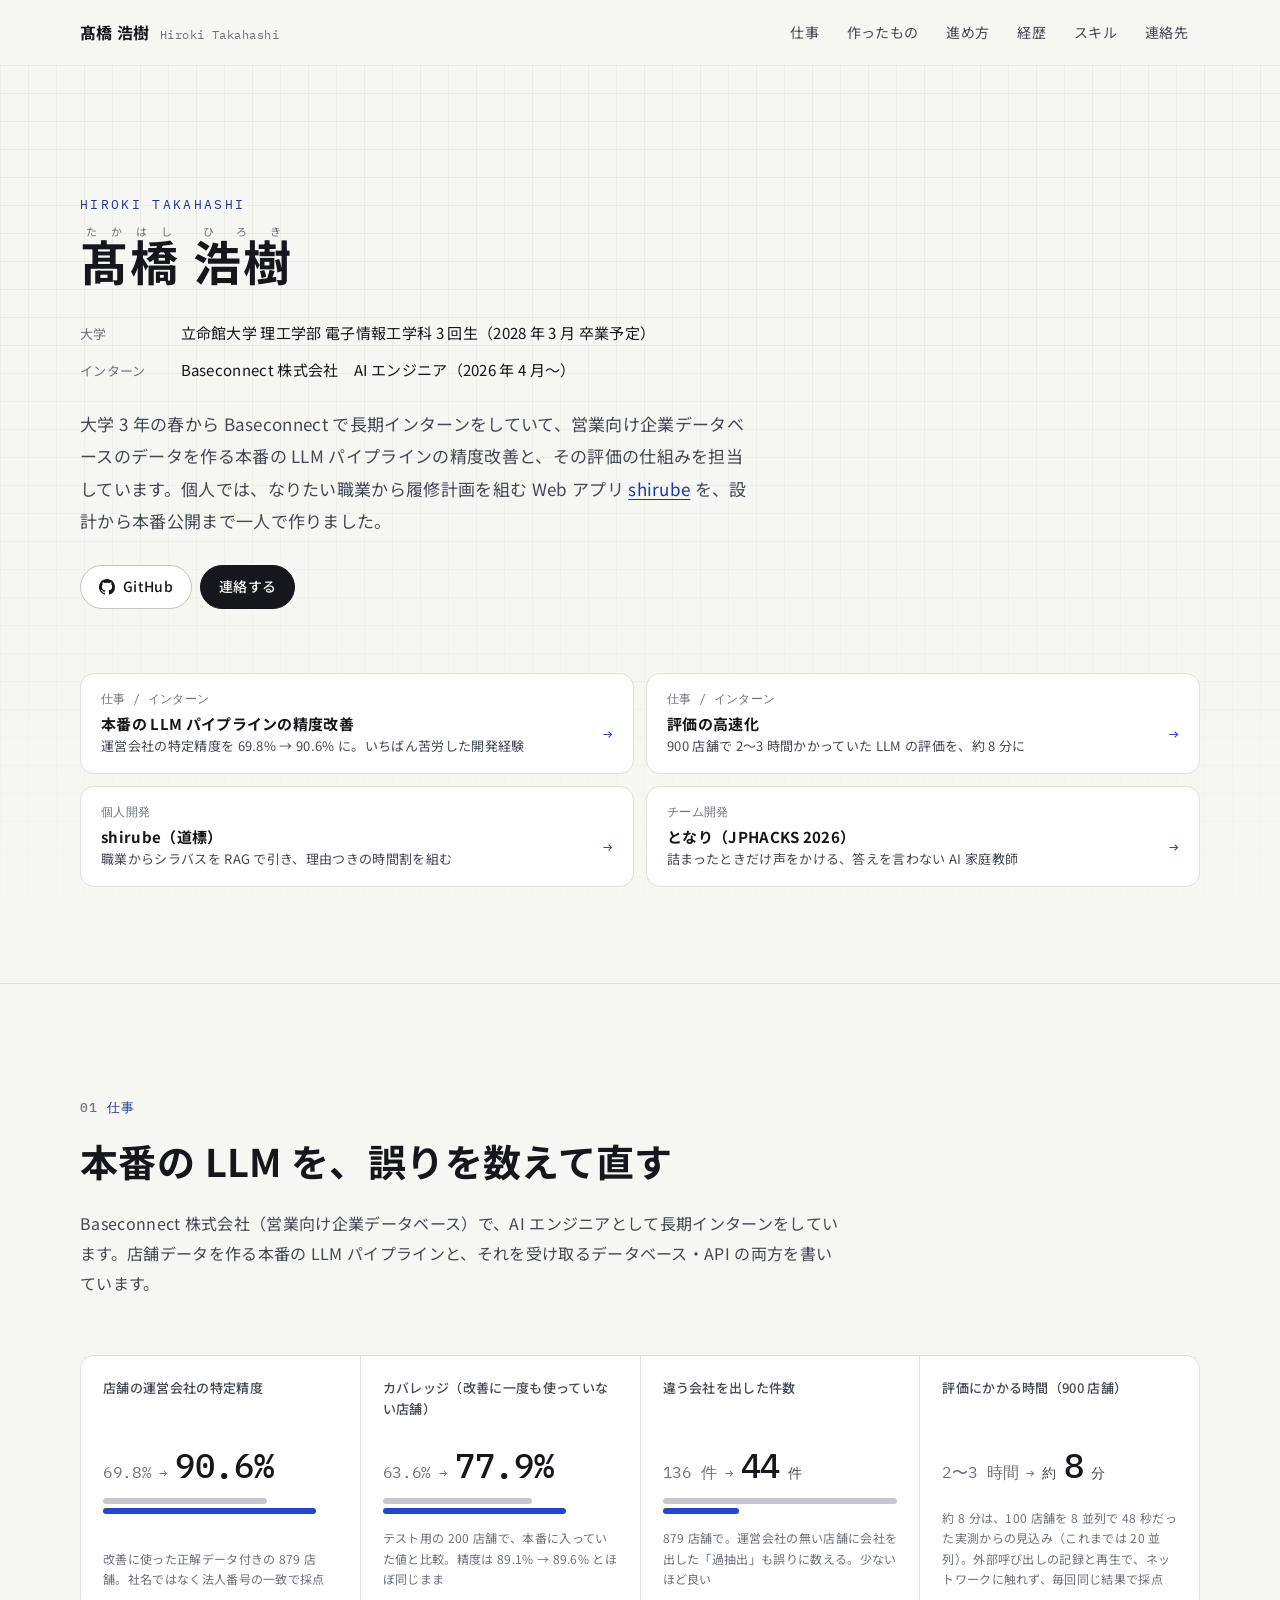
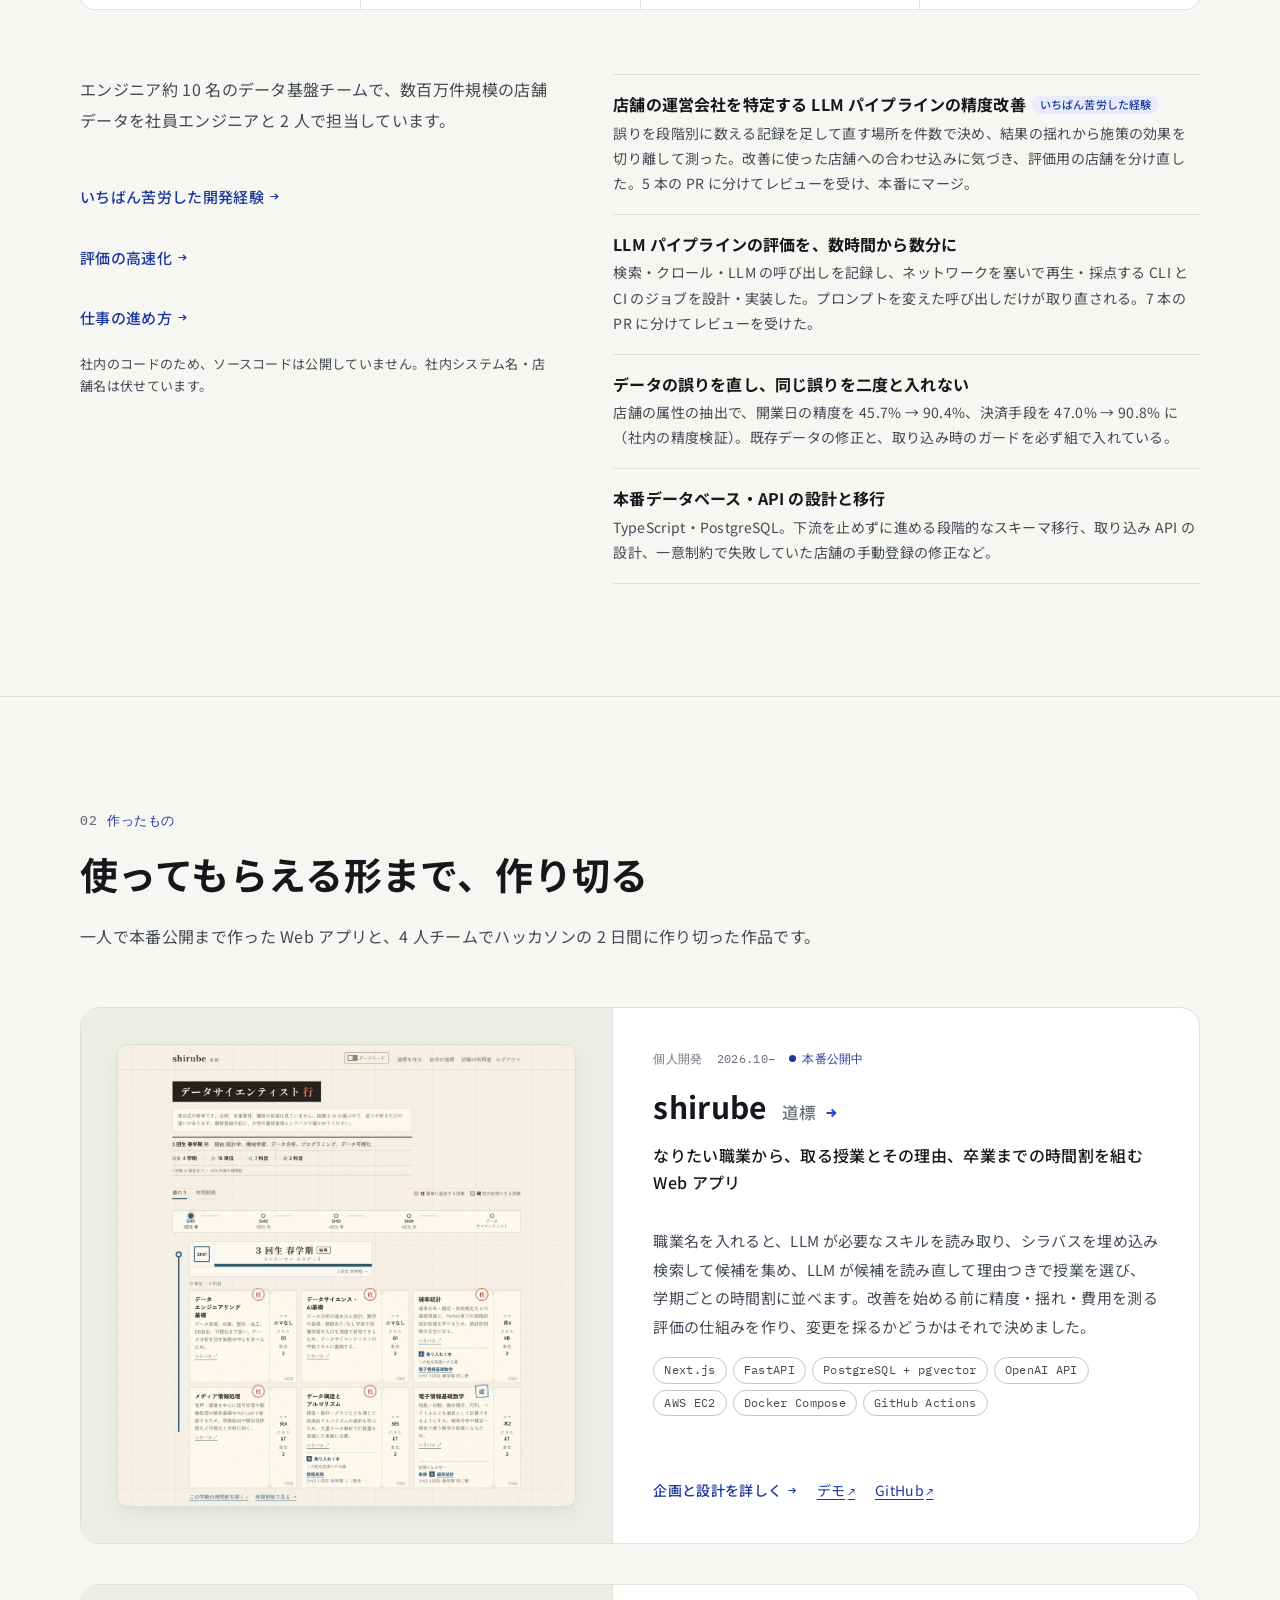
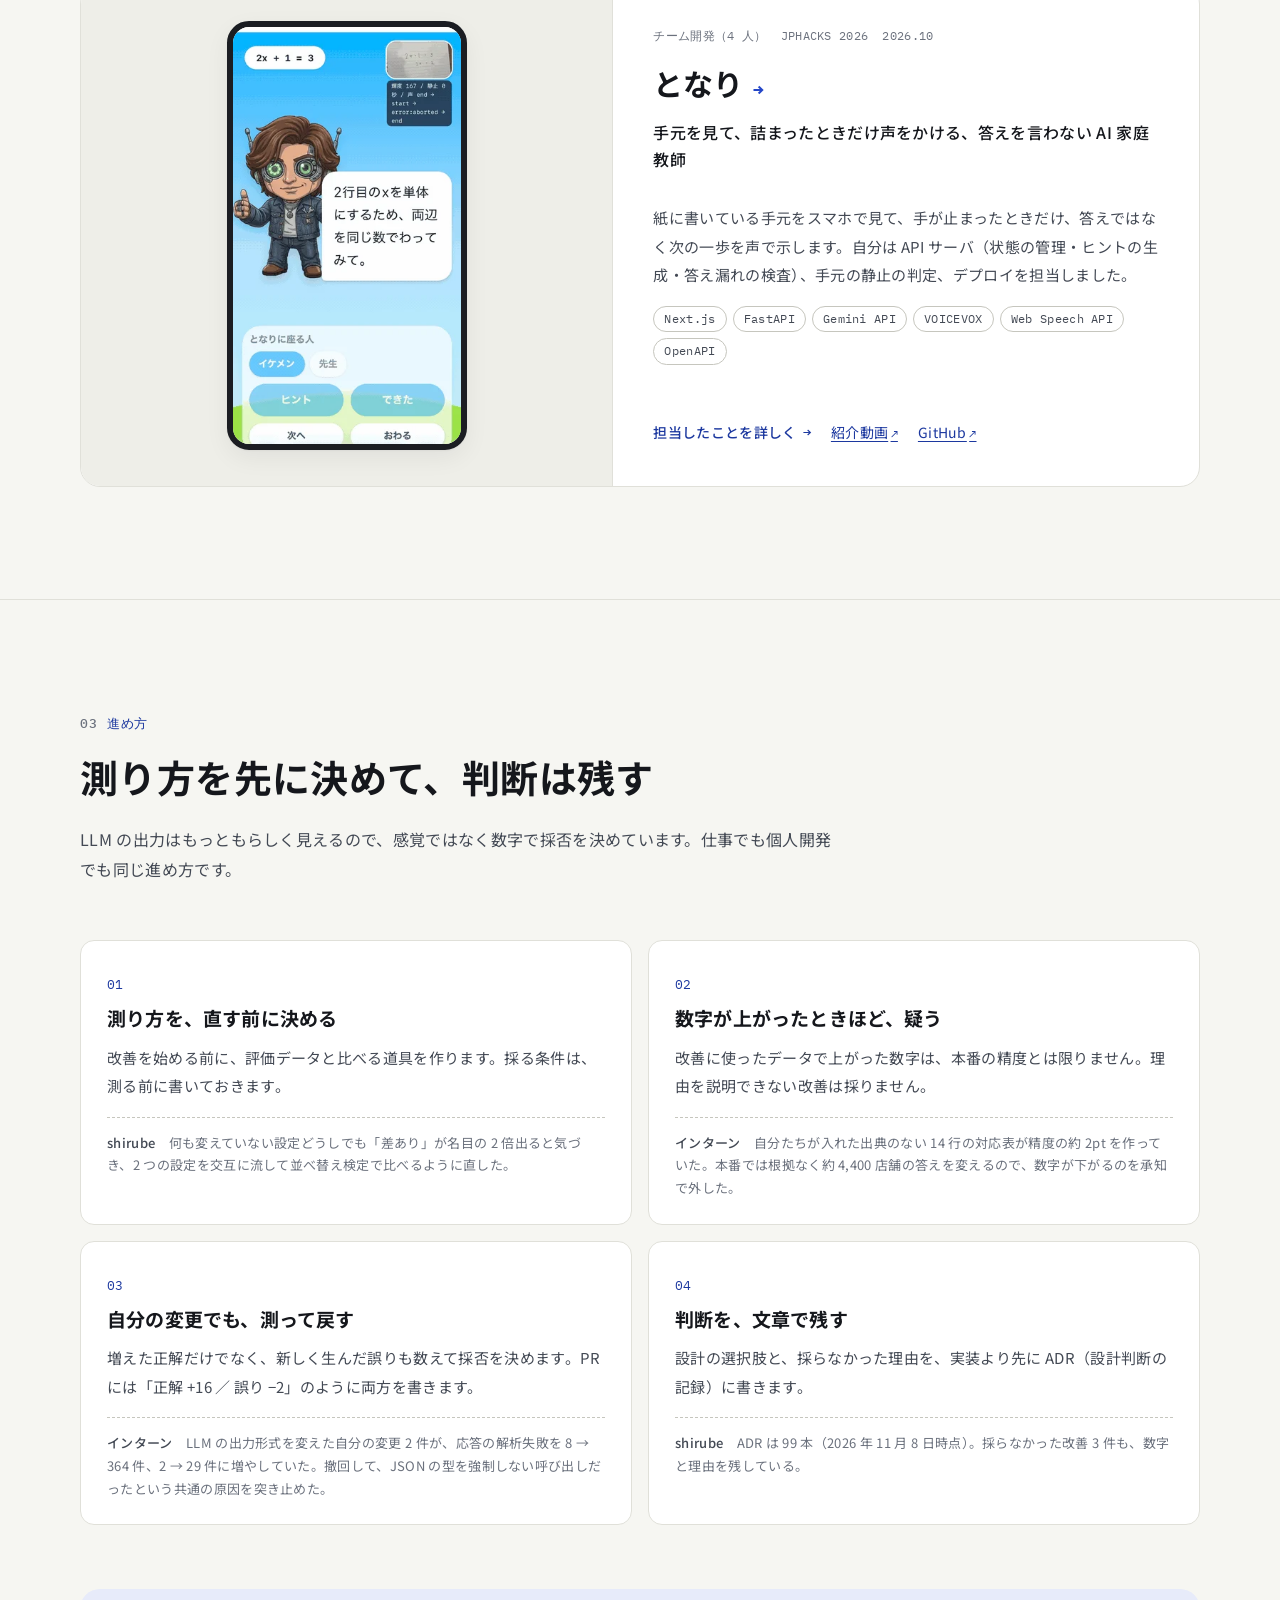
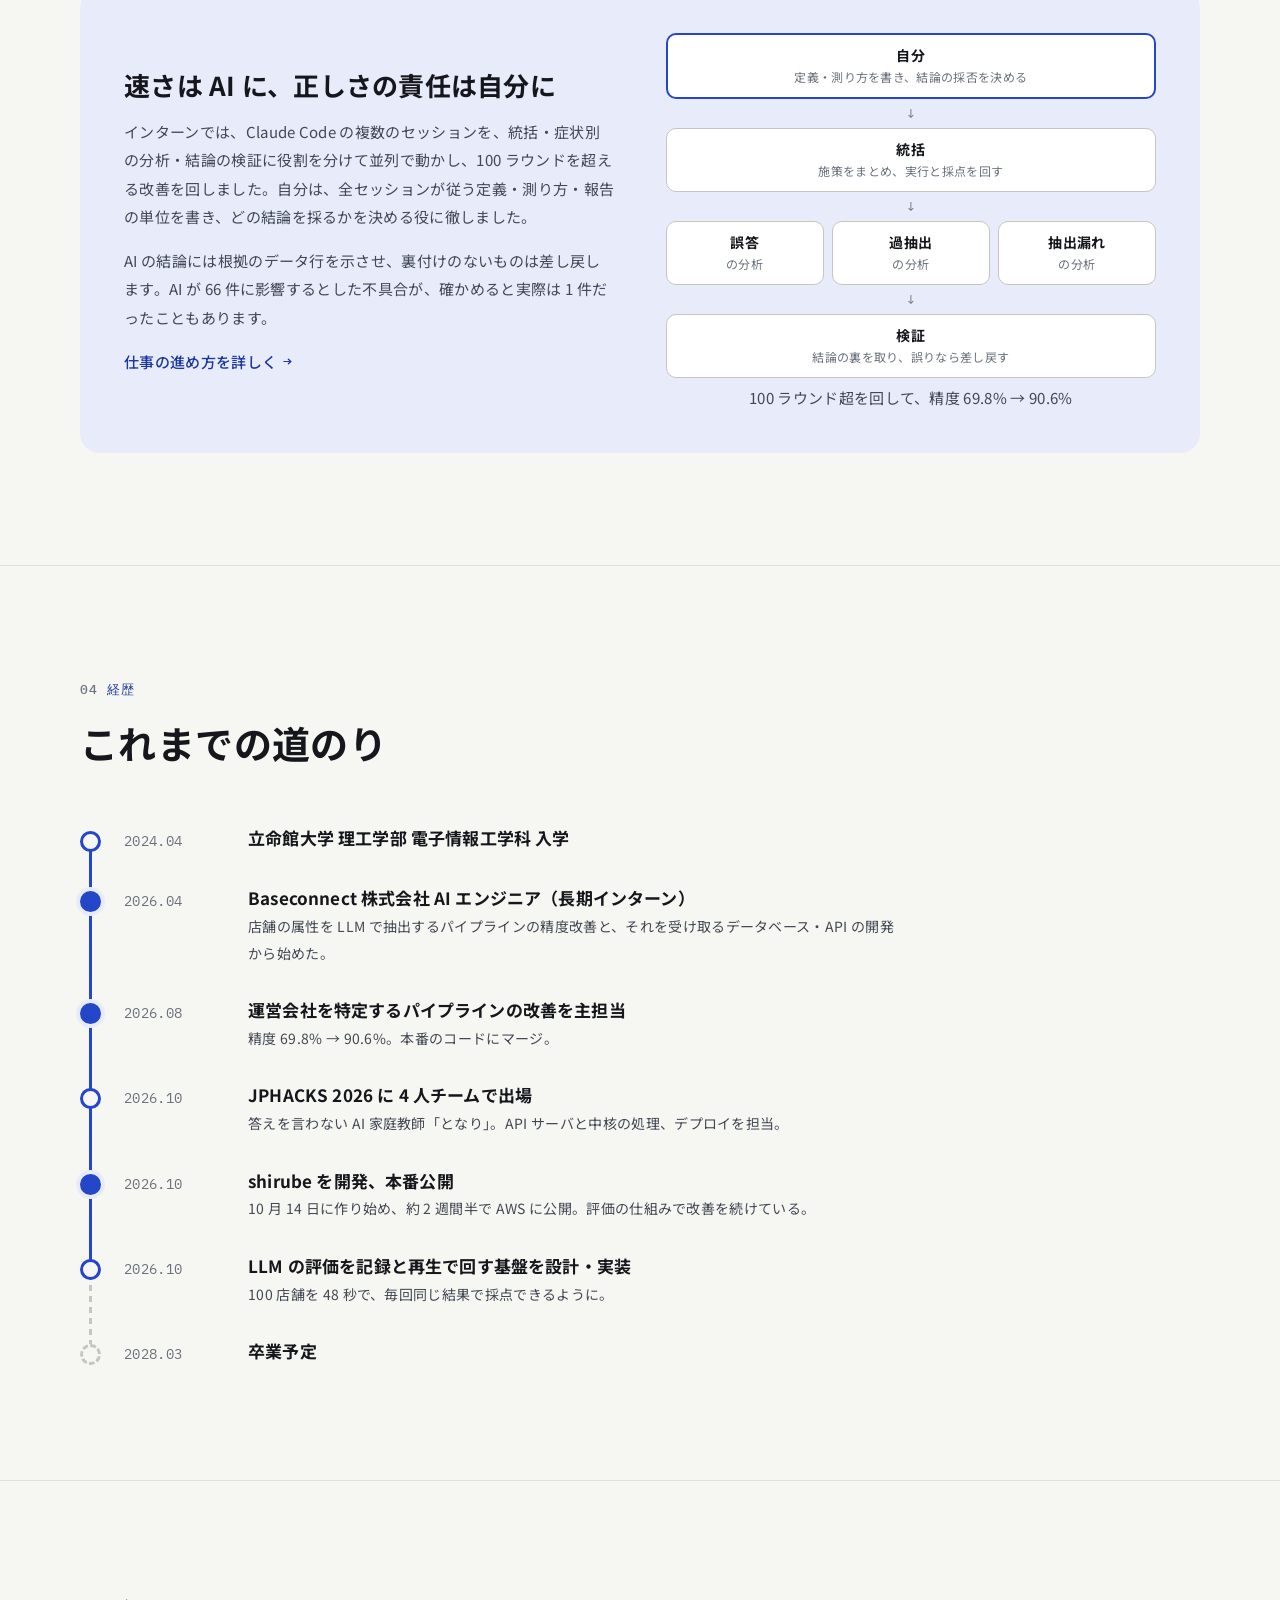
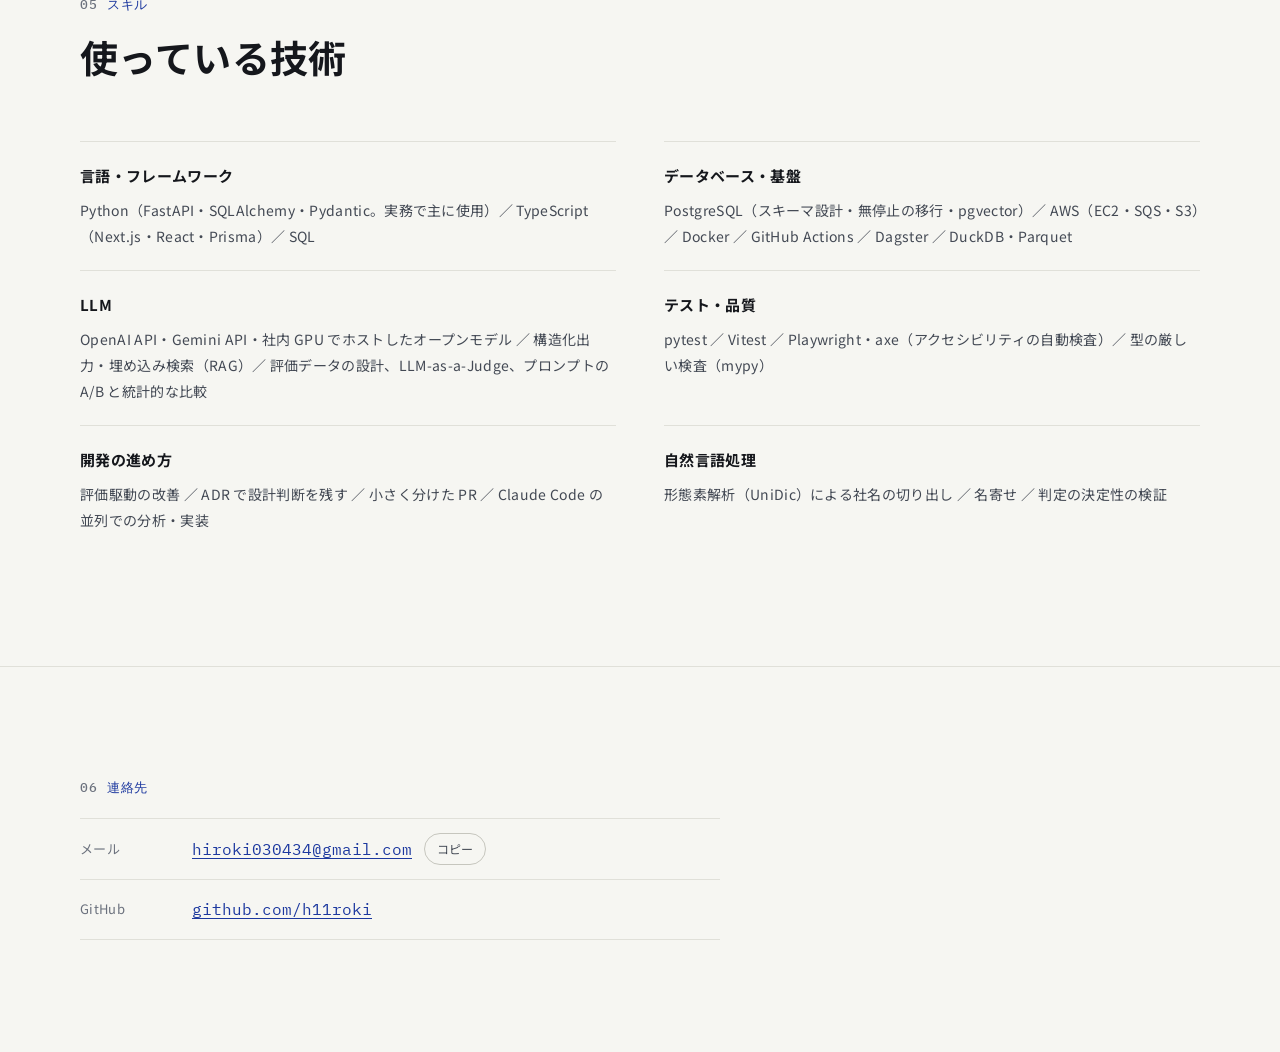
<file: index.html>
<!doctype html>
<html lang="ja">
<head>
  <meta charset="utf-8">
  <meta name="viewport" content="width=device-width, initial-scale=1">
  <title>髙橋 浩樹 | ポートフォリオ</title>
  <meta name="description" content="立命館大学 理工学部 電子情報工学科 3 回生（2028 年卒）、髙橋浩樹のポートフォリオ。長期インターンでの本番 LLM パイプラインの精度改善と評価の仕組みづくり、個人開発の shirube、JPHACKS 2026 のとなりを紹介します。">
  <meta property="og:type" content="website">
  <meta property="og:title" content="髙橋 浩樹 | ポートフォリオ">
  <meta property="og:description" content="立命館大学 理工学部 3 回生。本番の LLM パイプラインの精度改善と評価の仕組みづくり、RAG を使った Web アプリの個人開発。">
  <meta name="theme-color" content="#f6f6f2" media="(prefers-color-scheme: light)">
  <meta name="theme-color" content="#101216" media="(prefers-color-scheme: dark)">
  <link rel="icon" href="assets/favicon.svg" type="image/svg+xml">
  <link rel="preconnect" href="https://fonts.googleapis.com">
  <link rel="preconnect" href="https://fonts.gstatic.com" crossorigin>
  <link rel="stylesheet" href="https://fonts.googleapis.com/css2?family=IBM+Plex+Mono:wght@400;500&family=Noto+Sans+JP:wght@400;500;700&display=swap">
  <link rel="stylesheet" href="assets/style.css">
  <script>document.documentElement.classList.add("js")</script>
  <script src="assets/main.js" defer></script>
</head>
<body>
  <a class="skip-link" href="#main">本文へ移動</a>

  <header class="site-header">
    <div class="wrap">
      <a class="brand" href="#top">髙橋 浩樹 <small>Hiroki Takahashi</small></a>
      <nav class="site-nav" aria-label="ページ内の移動" data-spy>
        <ul>
          <li><a href="#work">仕事</a></li>
          <li><a href="#projects">作ったもの</a></li>
          <li><a href="#approach">進め方</a></li>
          <li><a href="#history">経歴</a></li>
          <li><a href="#skills">スキル</a></li>
          <li><a href="#contact">連絡先</a></li>
        </ul>
      </nav>
    </div>
  </header>

  <main id="main">
    <!-- ============ ヒーロー ============ -->
    <section class="hero" id="top" aria-labelledby="hero-title">
      <div class="wrap">
        <div class="hero-intro">
          <p class="hero-roman">Hiroki Takahashi</p>
          <h1 class="hero-name" id="hero-title"><ruby>髙橋<rt>たかはし</rt></ruby> <ruby>浩樹<rt>ひろき</rt></ruby></h1>
          <dl class="hero-facts">
            <div><dt>大学</dt><dd>立命館大学 理工学部 電子情報工学科 3 回生（2028 年 3 月 卒業予定）</dd></div>
            <div><dt>インターン</dt><dd>Baseconnect 株式会社　AI エンジニア（2026 年 4 月〜）</dd></div>
          </dl>
          <p class="lead">大学 3 年の春から Baseconnect で長期インターンをしていて、営業向け企業データベースのデータを作る本番の LLM パイプラインの精度改善と、その評価の仕組みを担当しています。個人では、なりたい職業から履修計画を組む Web アプリ <a href="shirube.html">shirube</a> を、設計から本番公開まで一人で作りました。</p>
          <div class="hero-actions">
            <a class="btn" href="https://github.com/h11roki">
              <svg viewBox="0 0 16 16" aria-hidden="true" fill="currentColor"><path d="M8 0C3.58 0 0 3.58 0 8c0 3.54 2.29 6.53 5.47 7.59.4.07.55-.17.55-.38 0-.19-.01-.82-.01-1.49-2.01.37-2.53-.49-2.69-.94-.09-.23-.48-.94-.82-1.13-.28-.15-.68-.52-.01-.53.63-.01 1.08.58 1.23.82.72 1.21 1.87.87 2.33.66.07-.52.28-.87.51-1.07-1.78-.2-3.64-.89-3.64-3.95 0-.87.31-1.59.82-2.15-.08-.2-.36-1.02.08-2.12 0 0 .67-.21 2.2.82.64-.18 1.32-.27 2-.27.68 0 1.36.09 2 .27 1.53-1.04 2.2-.82 2.2-.82.44 1.1.16 1.92.08 2.12.51.56.82 1.27.82 2.15 0 3.07-1.87 3.75-3.65 3.95.29.25.54.73.54 1.48 0 1.07-.01 1.93-.01 2.2 0 .21.15.46.55.38A8.013 8.013 0 0016 8c0-4.42-3.58-8-8-8z"/></svg>
              GitHub
            </a>
            <a class="btn btn-primary" href="#contact">連絡する</a>
          </div>
        </div>

        <ul class="entry-list" aria-label="詳しく読む">
          <li>
            <a href="work.html">
              <span class="entry-kind">仕事 / インターン</span>
              <span class="entry-title">本番の LLM パイプラインの精度改善<span>運営会社の特定精度を 69.8% → 90.6% に。いちばん苦労した開発経験</span></span>
              <span class="entry-arrow" aria-hidden="true">→</span>
            </a>
          </li>
          <li>
            <a href="eval.html">
              <span class="entry-kind">仕事 / インターン</span>
              <span class="entry-title">評価の高速化<span>900 店舗で 2〜3 時間かかっていた LLM の評価を、約 8 分に</span></span>
              <span class="entry-arrow" aria-hidden="true">→</span>
            </a>
          </li>
          <li>
            <a href="shirube.html">
              <span class="entry-kind">個人開発</span>
              <span class="entry-title">shirube（道標）<span>職業からシラバスを RAG で引き、理由つきの時間割を組む</span></span>
              <span class="entry-arrow" aria-hidden="true">→</span>
            </a>
          </li>
          <li>
            <a href="tonari.html">
              <span class="entry-kind">チーム開発</span>
              <span class="entry-title">となり（JPHACKS 2026）<span>詰まったときだけ声をかける、答えを言わない AI 家庭教師</span></span>
              <span class="entry-arrow" aria-hidden="true">→</span>
            </a>
          </li>
        </ul>
      </div>
    </section>

    <!-- ============ 01 仕事 ============ -->
    <section class="section" id="work" aria-labelledby="work-title">
      <div class="wrap">
        <div class="section-head reveal">
          <p class="section-label"><b>01</b>仕事</p>
          <h2 class="section-title" id="work-title">本番の LLM を、誤りを数えて直す</h2>
          <p class="section-intro">Baseconnect 株式会社（営業向け企業データベース）で、AI エンジニアとして長期インターンをしています。店舗データを作る本番の LLM パイプラインと、それを受け取るデータベース・API の両方を書いています。</p>
        </div>

        <div class="metrics reveal" role="list">
          <div class="metric" role="listitem">
            <p class="metric-label">店舗の運営会社の特定精度</p>
            <p class="metric-value"><span class="from">69.8%</span><span class="arrow" aria-label="から">→</span><strong>90.6%</strong></p>
            <div class="meter" aria-hidden="true"><span style="--v:69.8"></span><span class="after" style="--v:90.6"></span></div>
            <p class="metric-note">改善に使った正解データ付きの 879 店舗。社名ではなく法人番号の一致で採点</p>
          </div>
          <div class="metric" role="listitem">
            <p class="metric-label">カバレッジ（改善に一度も使っていない店舗）</p>
            <p class="metric-value"><span class="from">63.6%</span><span class="arrow" aria-label="から">→</span><strong>77.9%</strong></p>
            <div class="meter" aria-hidden="true"><span style="--v:63.6"></span><span class="after" style="--v:77.9"></span></div>
            <p class="metric-note">テスト用の 200 店舗で、本番に入っていた値と比較。精度は 89.1% → 89.6% とほぼ同じまま</p>
          </div>
          <div class="metric" role="listitem">
            <p class="metric-label">違う会社を出した件数</p>
            <p class="metric-value"><span class="from">136 件</span><span class="arrow" aria-label="から">→</span><strong>44</strong><small>件</small></p>
            <div class="meter" aria-hidden="true"><span style="--v:100"></span><span class="after" style="--v:32.4"></span></div>
            <p class="metric-note">879 店舗で。運営会社の無い店舗に会社を出した「過抽出」も誤りに数える。少ないほど良い</p>
          </div>
          <div class="metric" role="listitem">
            <p class="metric-label">評価にかかる時間（900 店舗）</p>
            <p class="metric-value"><span class="from">2〜3 時間</span><span class="arrow" aria-label="から">→</span><small>約</small><strong>8</strong><small>分</small></p>
            <p class="metric-note">約 8 分は、100 店舗を 8 並列で 48 秒だった実測からの見込み（これまでは 20 並列）。外部呼び出しの記録と再生で、ネットワークに触れず、毎回同じ結果で採点</p>
          </div>
        </div>

        <div class="work-grid">
          <div class="work-about reveal">
            <p>エンジニア約 10 名のデータ基盤チームで、数百万件規模の店舗データを社員エンジニアと 2 人で担当しています。</p>
            <ul class="more-list">
              <li><a class="more" href="work.html">いちばん苦労した開発経験</a></li>
              <li><a class="more" href="eval.html">評価の高速化</a></li>
              <li><a class="more" href="workstyle.html">仕事の進め方</a></li>
            </ul>
            <p class="note">社内のコードのため、ソースコードは公開していません。社内システム名・店舗名は伏せています。</p>
          </div>

          <ol class="task-list reveal">
            <li>
              <div>
                <h3><a href="work.html">店舗の運営会社を特定する LLM パイプラインの精度改善</a><span class="tag-main">いちばん苦労した経験</span></h3>
                <p>誤りを段階別に数える記録を足して直す場所を件数で決め、結果の揺れから施策の効果を切り離して測った。改善に使った店舗への合わせ込みに気づき、評価用の店舗を分け直した。5 本の PR に分けてレビューを受け、本番にマージ。</p>
              </div>
            </li>
            <li>
              <div>
                <h3><a href="eval.html">LLM パイプラインの評価を、数時間から数分に</a></h3>
                <p>検索・クロール・LLM の呼び出しを記録し、ネットワークを塞いで再生・採点する CLI と CI のジョブを設計・実装した。プロンプトを変えた呼び出しだけが取り直される。7 本の PR に分けてレビューを受けた。</p>
              </div>
            </li>
            <li>
              <div>
                <h3><a href="workstyle.html">データの誤りを直し、同じ誤りを二度と入れない</a></h3>
                <p>店舗の属性の抽出で、開業日の精度を 45.7% → 90.4%、決済手段を 47.0% → 90.8% に（社内の精度検証）。既存データの修正と、取り込み時のガードを必ず組で入れている。</p>
              </div>
            </li>
            <li>
              <div>
                <h3><a href="workstyle.html#database">本番データベース・API の設計と移行</a></h3>
                <p>TypeScript・PostgreSQL。下流を止めずに進める段階的なスキーマ移行、取り込み API の設計、一意制約で失敗していた店舗の手動登録の修正など。</p>
              </div>
            </li>
          </ol>
        </div>
      </div>
    </section>

    <!-- ============ 02 作ったもの ============ -->
    <section class="section" id="projects" aria-labelledby="projects-title">
      <div class="wrap">
        <div class="section-head reveal">
          <p class="section-label"><b>02</b>作ったもの</p>
          <h2 class="section-title" id="projects-title">使ってもらえる形まで、作り切る</h2>
          <p class="section-intro">一人で本番公開まで作った Web アプリと、4 人チームでハッカソンの 2 日間に作り切った作品です。</p>
        </div>

        <div class="projects">
          <article class="project reveal" aria-labelledby="p-shirube">
            <a class="project-media is-shirube" href="shirube.html" tabindex="-1" aria-hidden="true">
              <img src="assets/img/shirube-route.webp" width="1280" height="1290" alt="" loading="lazy">
            </a>
            <div class="project-body">
              <p class="project-meta"><span>個人開発</span><span>2026.10–</span><span class="live">本番公開中</span></p>
              <h3 id="p-shirube"><a href="shirube.html">shirube <small>道標</small></a></h3>
              <p class="project-catch">なりたい職業から、取る授業とその理由、卒業までの時間割を組む Web アプリ</p>
              <p class="project-desc">職業名を入れると、LLM が必要なスキルを読み取り、シラバスを埋め込み検索して候補を集め、LLM が候補を読み直して理由つきで授業を選び、学期ごとの時間割に並べます。改善を始める前に精度・揺れ・費用を測る評価の仕組みを作り、変更を採るかどうかはそれで決めました。</p>
              <ul class="tags" aria-label="使った技術">
                <li>Next.js</li><li>FastAPI</li><li>PostgreSQL + pgvector</li><li>OpenAI API</li><li>AWS EC2</li><li>Docker Compose</li><li>GitHub Actions</li>
              </ul>
              <div class="link-row">
                <a class="more" href="shirube.html">企画と設計を詳しく</a>
                <a class="ext" href="https://shirube.duckdns.org">デモ</a>
                <a class="ext" href="https://github.com/h11roki/Shirube">GitHub</a>
              </div>
            </div>
          </article>

          <article class="project reveal" aria-labelledby="p-tonari">
            <a class="project-media is-phone" href="tonari.html" tabindex="-1" aria-hidden="true">
              <img src="assets/img/tonari.webp" width="320" height="585" alt="" loading="lazy">
            </a>
            <div class="project-body">
              <p class="project-meta"><span>チーム開発（4 人）</span><span>JPHACKS 2026</span><span>2026.10</span></p>
              <h3 id="p-tonari"><a href="tonari.html">となり</a></h3>
              <p class="project-catch">手元を見て、詰まったときだけ声をかける、答えを言わない AI 家庭教師</p>
              <p class="project-desc">紙に書いている手元をスマホで見て、手が止まったときだけ、答えではなく次の一歩を声で示します。自分は API サーバ（状態の管理・ヒントの生成・答え漏れの検査）、手元の静止の判定、デプロイを担当しました。</p>
              <ul class="tags" aria-label="使った技術">
                <li>Next.js</li><li>FastAPI</li><li>Gemini API</li><li>VOICEVOX</li><li>Web Speech API</li><li>OpenAPI</li>
              </ul>
              <div class="link-row">
                <a class="more" href="tonari.html">担当したことを詳しく</a>
                <a class="ext" href="https://youtube.com/shorts/04hRV0uHNMU">紹介動画</a>
                <a class="ext" href="https://github.com/jphacks/os_2601">GitHub</a>
              </div>
            </div>
          </article>
        </div>
      </div>
    </section>

    <!-- ============ 03 進め方 ============ -->
    <section class="section" id="approach" aria-labelledby="approach-title">
      <div class="wrap">
        <div class="section-head reveal">
          <p class="section-label"><b>03</b>進め方</p>
          <h2 class="section-title" id="approach-title">測り方を先に決めて、判断は残す</h2>
          <p class="section-intro">LLM の出力はもっともらしく見えるので、感覚ではなく数字で採否を決めています。仕事でも個人開発でも同じ進め方です。</p>
        </div>

        <div class="principles">
          <div class="principle reveal">
            <h3>測り方を、直す前に決める</h3>
            <p>改善を始める前に、評価データと比べる道具を作ります。採る条件は、測る前に書いておきます。</p>
            <p class="evidence"><b>shirube</b>　何も変えていない設定どうしでも「差あり」が名目の 2 倍出ると気づき、2 つの設定を交互に流して並べ替え検定で比べるように直した。</p>
          </div>
          <div class="principle reveal">
            <h3>数字が上がったときほど、疑う</h3>
            <p>改善に使ったデータで上がった数字は、本番の精度とは限りません。理由を説明できない改善は採りません。</p>
            <p class="evidence"><b>インターン</b>　自分たちが入れた出典のない 14 行の対応表が精度の約 2pt を作っていた。本番では根拠なく約 4,400 店舗の答えを変えるので、数字が下がるのを承知で外した。</p>
          </div>
          <div class="principle reveal">
            <h3>自分の変更でも、測って戻す</h3>
            <p>増えた正解だけでなく、新しく生んだ誤りも数えて採否を決めます。PR には「正解 +16 ／ 誤り −2」のように両方を書きます。</p>
            <p class="evidence"><b>インターン</b>　LLM の出力形式を変えた自分の変更 2 件が、応答の解析失敗を 8 → 364 件、2 → 29 件に増やしていた。撤回して、JSON の型を強制しない呼び出しだったという共通の原因を突き止めた。</p>
          </div>
          <div class="principle reveal">
            <h3>判断を、文章で残す</h3>
            <p>設計の選択肢と、採らなかった理由を、実装より先に ADR（設計判断の記録）に書きます。</p>
            <p class="evidence"><b>shirube</b>　ADR は 99 本（2026 年 11 月 8 日時点）。採らなかった改善 3 件も、数字と理由を残している。</p>
          </div>
        </div>

        <div class="org reveal">
          <div>
            <h3>速さは AI に、正しさの責任は自分に</h3>
            <p>インターンでは、Claude Code の複数のセッションを、統括・症状別の分析・結論の検証に役割を分けて並列で動かし、100 ラウンドを超える改善を回しました。自分は、全セッションが従う定義・測り方・報告の単位を書き、どの結論を採るかを決める役に徹しました。</p>
            <p>AI の結論には根拠のデータ行を示させ、裏付けのないものは差し戻します。AI が 66 件に影響するとした不具合が、確かめると実際は 1 件だったこともあります。</p>
            <a class="more" href="workstyle.html" style="margin-top:16px">仕事の進め方を詳しく</a>
          </div>
          <div class="org-chart" role="img" aria-label="自分が定義と測り方を書き、統括セッションが施策をまとめ、誤答・過抽出・抽出漏れを分析する 3 つのセッションに分け、検証セッションが結論の裏を取って誤りなら差し戻す体制の図">
            <div class="org-node is-me"><b>自分</b><span>定義・測り方を書き、結論の採否を決める</span></div>
            <span class="org-arrow" aria-hidden="true">↓</span>
            <div class="org-node"><b>統括</b><span>施策をまとめ、実行と採点を回す</span></div>
            <span class="org-arrow" aria-hidden="true">↓</span>
            <div class="org-row">
              <div class="org-node"><b>誤答</b><span>の分析</span></div>
              <div class="org-node"><b>過抽出</b><span>の分析</span></div>
              <div class="org-node"><b>抽出漏れ</b><span>の分析</span></div>
            </div>
            <span class="org-arrow" aria-hidden="true">↓</span>
            <div class="org-node"><b>検証</b><span>結論の裏を取り、誤りなら差し戻す</span></div>
            <p class="org-loop">100 ラウンド超を回して、精度 69.8% → 90.6%</p>
          </div>
        </div>
      </div>
    </section>

    <!-- ============ 04 経歴 ============ -->
    <section class="section" id="history" aria-labelledby="history-title">
      <div class="wrap">
        <div class="section-head reveal">
          <p class="section-label"><b>04</b>経歴</p>
          <h2 class="section-title" id="history-title">これまでの道のり</h2>
        </div>

        <ol class="route reveal">
          <li>
            <span class="route-date">2024.04</span>
            <div>
              <h3>立命館大学 理工学部 電子情報工学科 入学</h3>
            </div>
          </li>
          <li class="is-major">
            <span class="route-date">2026.04</span>
            <div>
              <h3>Baseconnect 株式会社 AI エンジニア（長期インターン）</h3>
              <p>店舗の属性を LLM で抽出するパイプラインの精度改善と、それを受け取るデータベース・API の開発から始めた。</p>
            </div>
          </li>
          <li class="is-major">
            <span class="route-date">2026.08</span>
            <div>
              <h3>運営会社を特定するパイプラインの改善を主担当</h3>
              <p>精度 69.8% → 90.6%。本番のコードにマージ。</p>
            </div>
          </li>
          <li>
            <span class="route-date">2026.10</span>
            <div>
              <h3>JPHACKS 2026 に 4 人チームで出場</h3>
              <p>答えを言わない AI 家庭教師「となり」。API サーバと中核の処理、デプロイを担当。</p>
            </div>
          </li>
          <li class="is-major">
            <span class="route-date">2026.10</span>
            <div>
              <h3>shirube を開発、本番公開</h3>
              <p>10 月 14 日に作り始め、約 2 週間半で AWS に公開。評価の仕組みで改善を続けている。</p>
            </div>
          </li>
          <li>
            <span class="route-date">2026.10</span>
            <div>
              <h3>LLM の評価を記録と再生で回す基盤を設計・実装</h3>
              <p>100 店舗を 48 秒で、毎回同じ結果で採点できるように。</p>
            </div>
          </li>
          <li class="is-future">
            <span class="route-date">2028.03</span>
            <div>
              <h3>卒業予定</h3>
            </div>
          </li>
        </ol>
      </div>
    </section>


    <!-- ============ 05 スキル ============ -->
    <section class="section" id="skills" aria-labelledby="skills-title">
      <div class="wrap">
        <div class="section-head reveal">
          <p class="section-label"><b>05</b>スキル</p>
          <h2 class="section-title" id="skills-title">使っている技術</h2>
        </div>

        <dl class="skills reveal">
          <div class="skill">
            <dt>言語・フレームワーク</dt>
            <dd>Python（FastAPI・SQLAlchemy・Pydantic。実務で主に使用）／ TypeScript（Next.js・React・Prisma）／ SQL</dd>
          </div>
          <div class="skill">
            <dt>データベース・基盤</dt>
            <dd>PostgreSQL（スキーマ設計・無停止の移行・pgvector）／ AWS（EC2・SQS・S3）／ Docker ／ GitHub Actions ／ Dagster ／ DuckDB・Parquet</dd>
          </div>
          <div class="skill">
            <dt>LLM</dt>
            <dd>OpenAI API・Gemini API・社内 GPU でホストしたオープンモデル ／ 構造化出力・埋め込み検索（RAG）／ 評価データの設計、LLM-as-a-Judge、プロンプトの A/B と統計的な比較</dd>
          </div>
          <div class="skill">
            <dt>テスト・品質</dt>
            <dd>pytest ／ Vitest ／ Playwright・axe（アクセシビリティの自動検査）／ 型の厳しい検査（mypy）</dd>
          </div>
          <div class="skill">
            <dt>開発の進め方</dt>
            <dd>評価駆動の改善 ／ ADR で設計判断を残す ／ 小さく分けた PR ／ Claude Code の並列での分析・実装</dd>
          </div>
          <div class="skill">
            <dt>自然言語処理</dt>
            <dd>形態素解析（UniDic）による社名の切り出し ／ 名寄せ ／ 判定の決定性の検証</dd>
          </div>
        </dl>
      </div>
    </section>

    <!-- ============ 06 連絡先 ============ -->
    <section class="section" id="contact" aria-labelledby="contact-title">
      <div class="wrap">
        <h2 class="section-label" id="contact-title"><b>06</b>連絡先</h2>
        <dl class="contact-list">
          <div>
            <dt>メール</dt>
            <dd>
              <a href="mailto:hiroki030434@gmail.com">hiroki030434@gmail.com</a>
              <button class="copy-btn" type="button" data-copy="hiroki030434@gmail.com" aria-describedby="copy-status">コピー</button>
              <span class="copy-status" id="copy-status" role="status" aria-live="polite"></span>
            </dd>
          </div>
          <div>
            <dt>GitHub</dt>
            <dd><a href="https://github.com/h11roki">github.com/h11roki</a></dd>
          </div>
        </dl>
      </div>
    </section>
  </main>

</body>
</html>
</file>
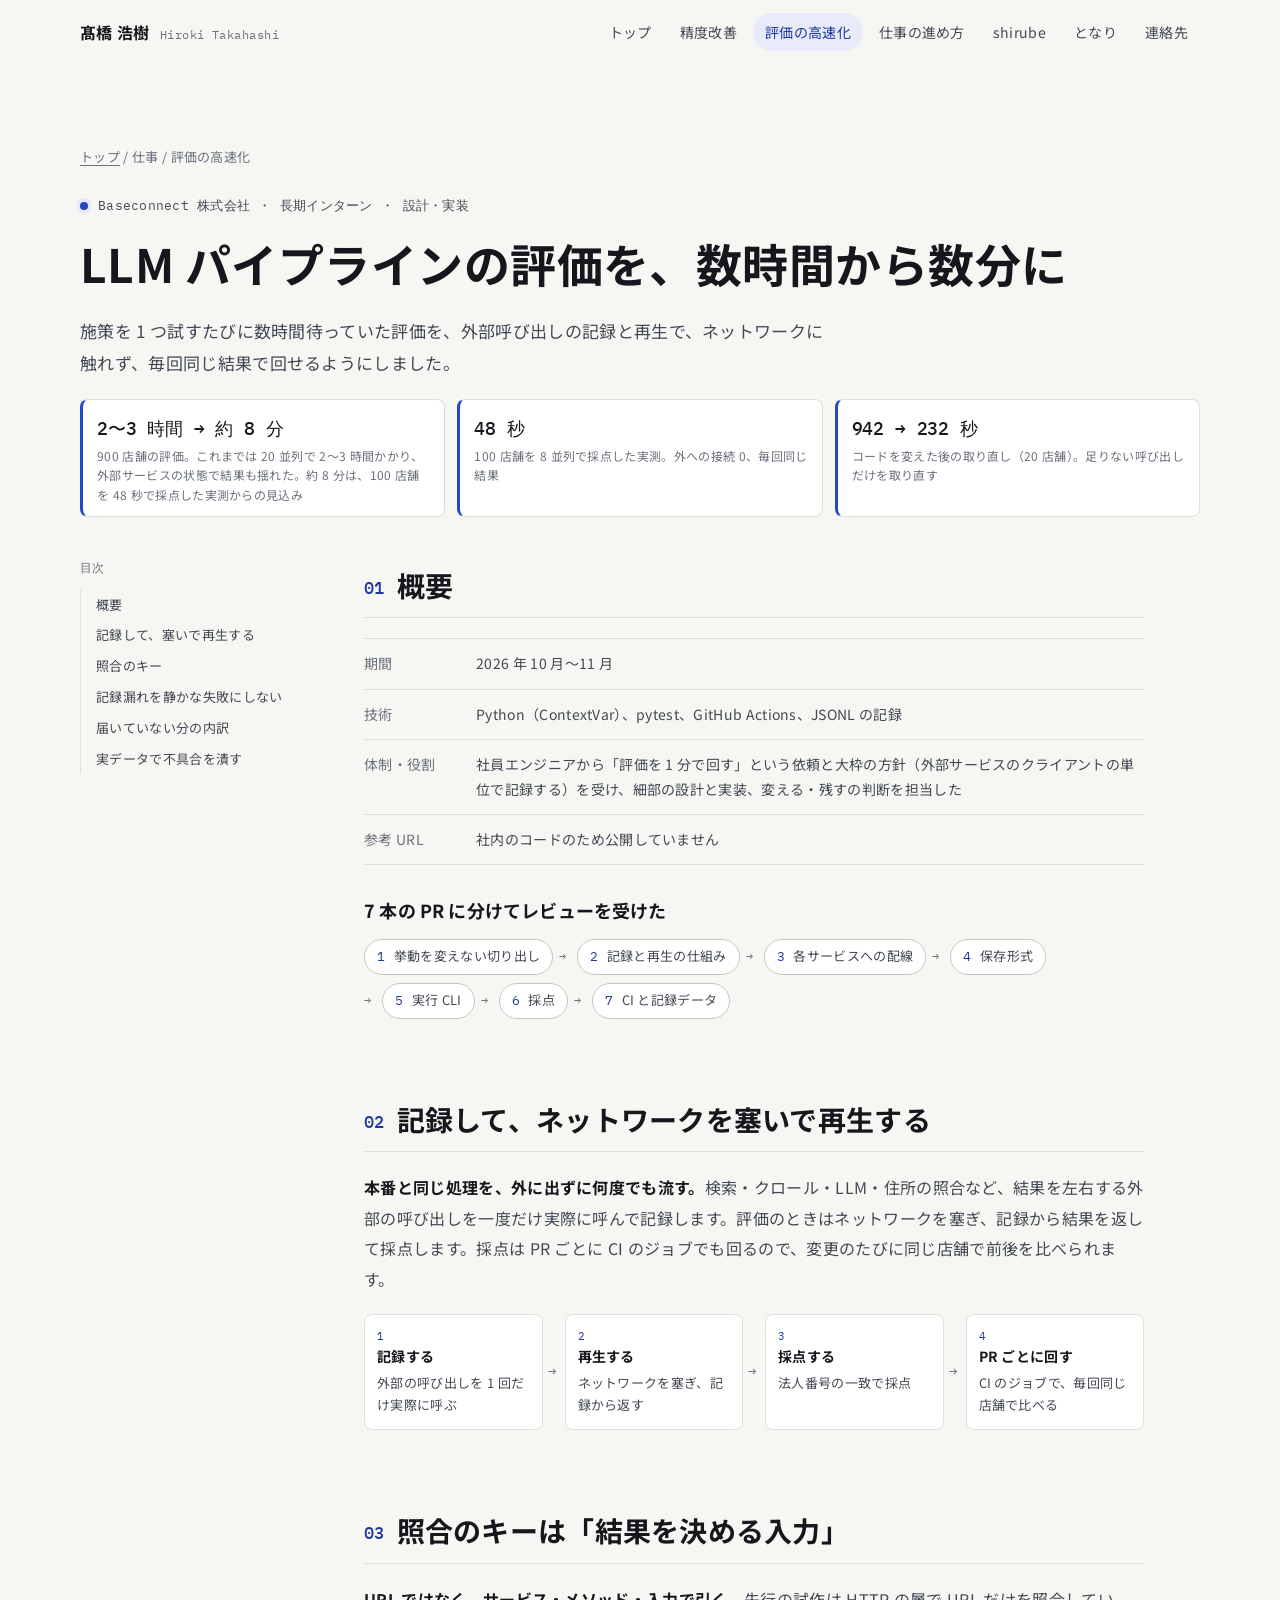
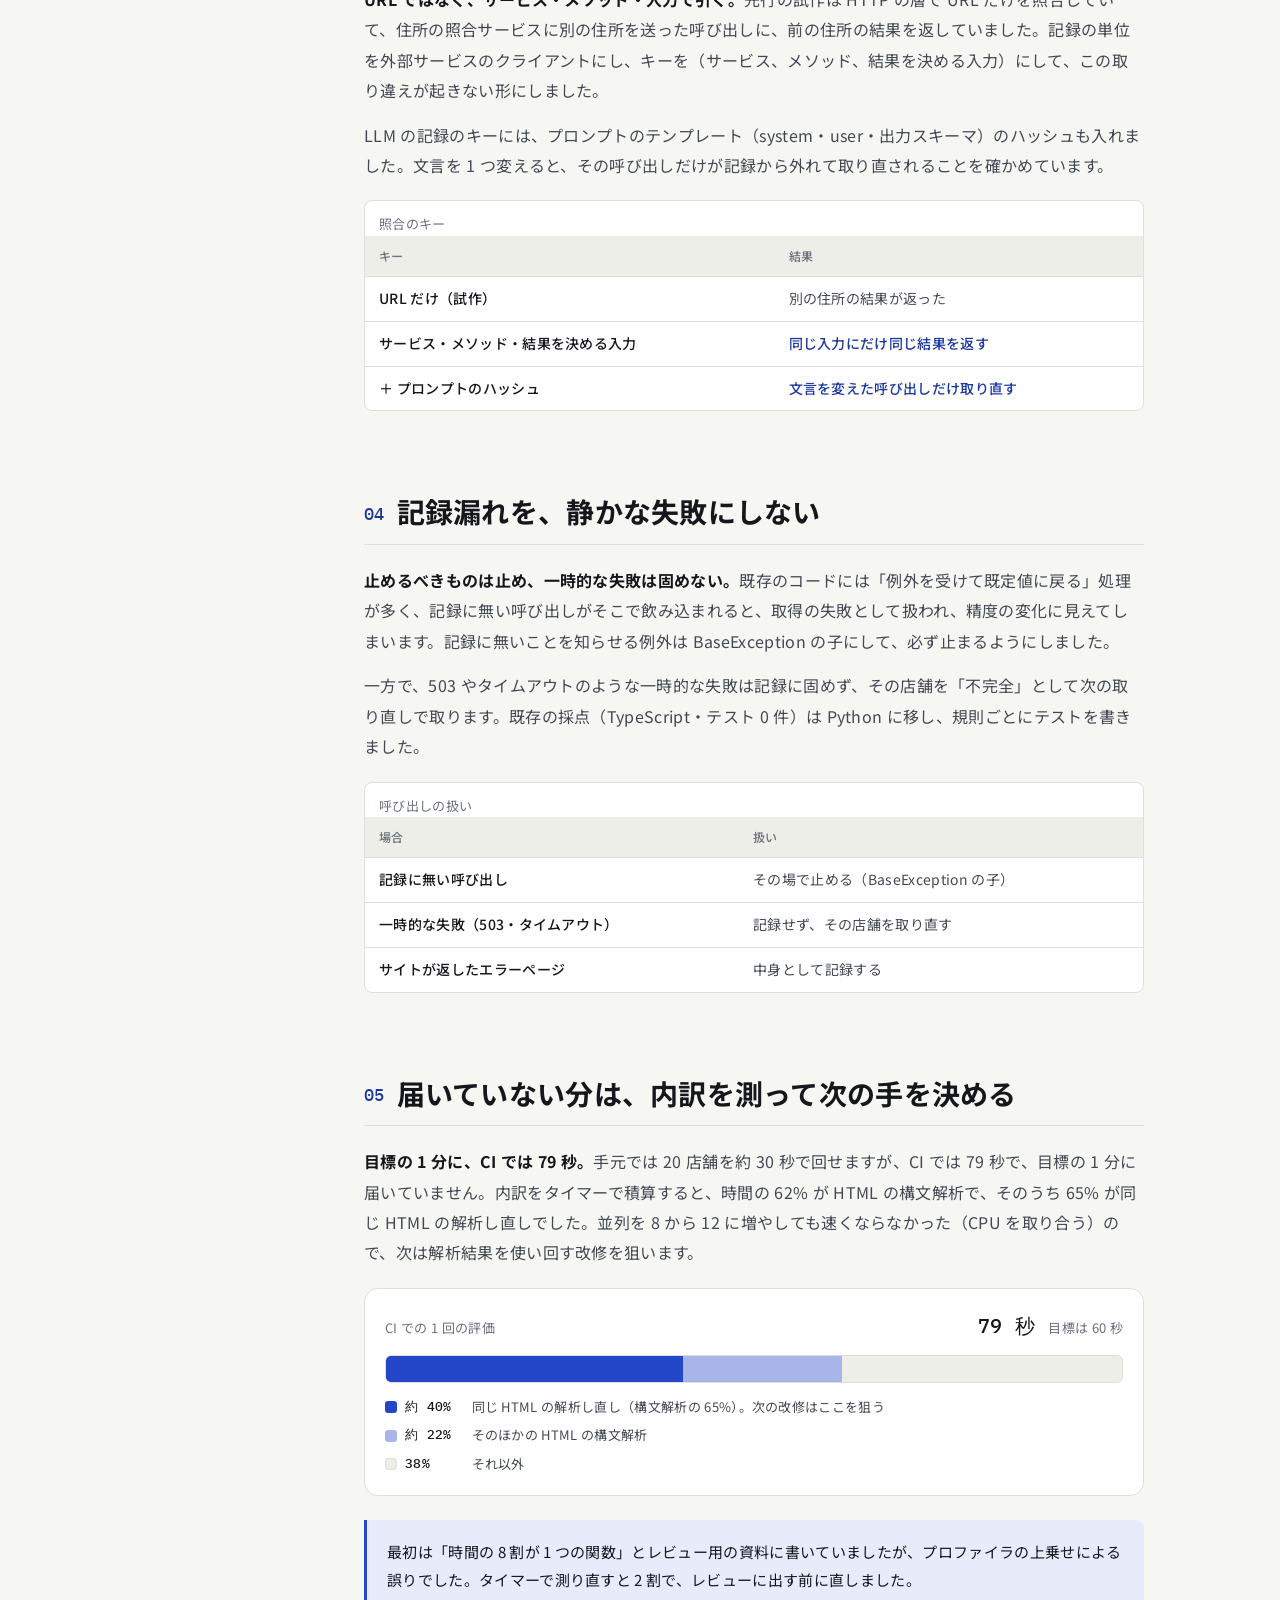
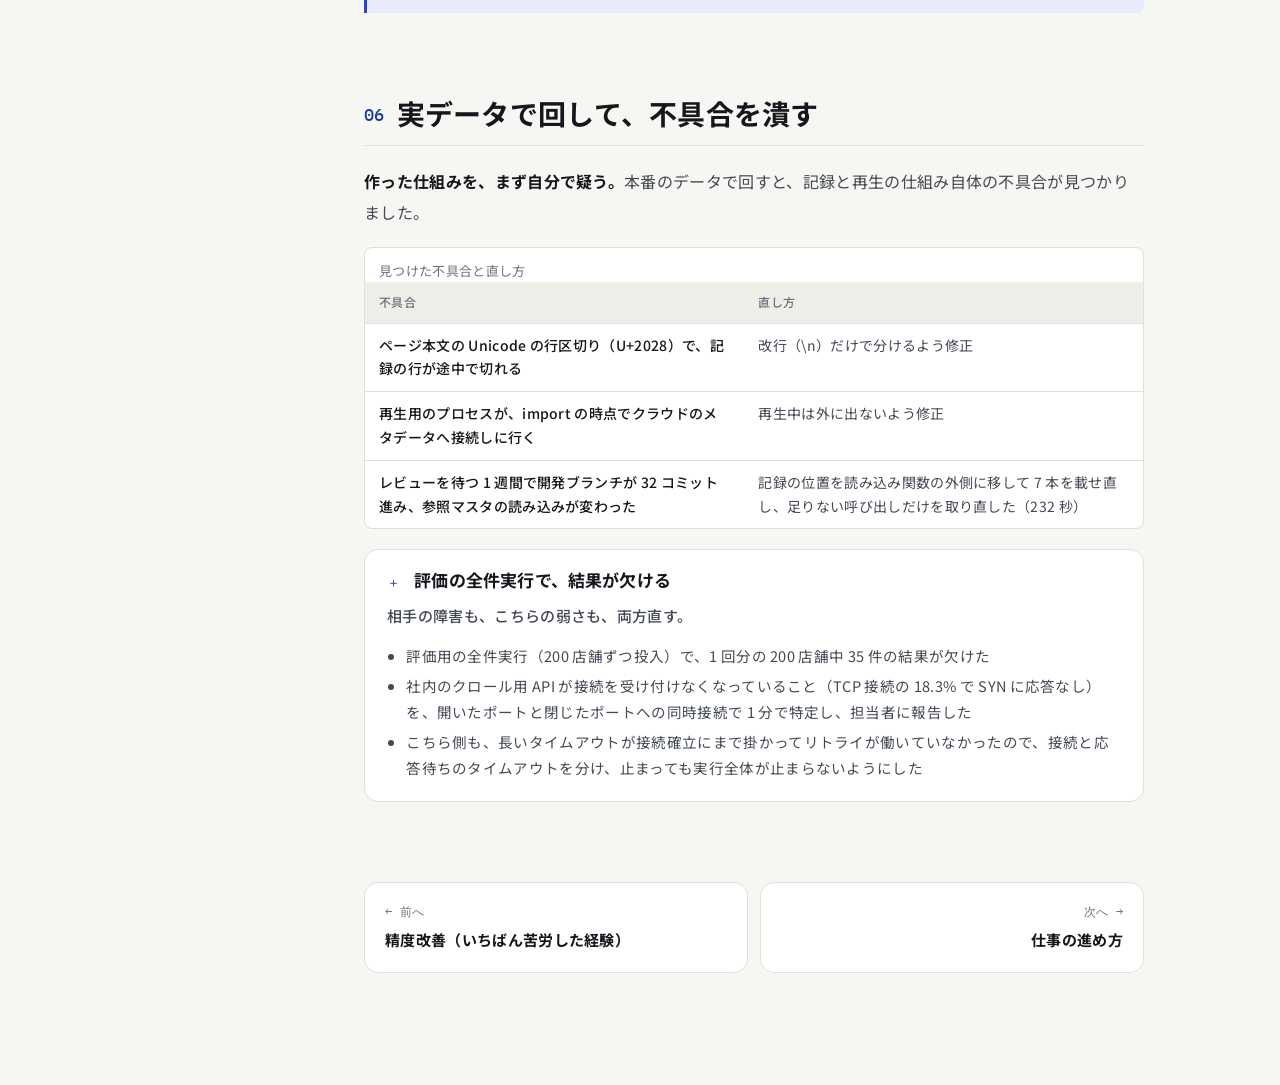
<file: eval.html>
<!doctype html>
<html lang="ja">
<head>
  <meta charset="utf-8">
  <meta name="viewport" content="width=device-width, initial-scale=1">
  <title>評価の高速化：LLM パイプラインの評価を数時間から数分に | 髙橋 浩樹</title>
  <meta name="description" content="外部呼び出しの記録と再生で、施策を 1 つ試すたびに数時間かかっていた LLM パイプラインの評価を、ネットワークに触れず、毎回同じ結果で回せるようにした（900 店舗で 2〜3 時間 → 約 8 分の見込み。100 店舗を 48 秒で採点）。">
  <meta property="og:type" content="article">
  <meta property="og:title" content="評価の高速化 | 髙橋 浩樹">
  <meta property="og:description" content="LLM パイプラインの評価を、外部呼び出しの記録と再生で数時間から数分に。">
  <meta name="theme-color" content="#f6f6f2" media="(prefers-color-scheme: light)">
  <meta name="theme-color" content="#101216" media="(prefers-color-scheme: dark)">
  <link rel="icon" href="assets/favicon.svg" type="image/svg+xml">
  <link rel="preconnect" href="https://fonts.googleapis.com">
  <link rel="preconnect" href="https://fonts.gstatic.com" crossorigin>
  <link rel="stylesheet" href="https://fonts.googleapis.com/css2?family=IBM+Plex+Mono:wght@400;500&family=Noto+Sans+JP:wght@400;500;700&display=swap">
  <link rel="stylesheet" href="assets/style.css">
  <script>document.documentElement.classList.add("js")</script>
  <script src="assets/main.js" defer></script>
</head>
<body>
  <a class="skip-link" href="#main">本文へ移動</a>

  <header class="site-header">
    <div class="wrap">
      <a class="brand" href="index.html">髙橋 浩樹 <small>Hiroki Takahashi</small></a>
      <nav class="site-nav" aria-label="サイト内の移動">
        <ul>
          <li><a href="index.html">トップ</a></li>
          <li><a href="work.html">精度改善</a></li>
          <li><a href="eval.html" aria-current="page">評価の高速化</a></li>
          <li><a href="workstyle.html">仕事の進め方</a></li>
          <li><a href="shirube.html">shirube</a></li>
          <li><a href="tonari.html">となり</a></li>
          <li><a href="index.html#contact">連絡先</a></li>
        </ul>
      </nav>
    </div>
  </header>

  <main id="main">
    <div class="wrap">
      <div class="doc-hero">
        <p class="crumbs"><a href="index.html">トップ</a> / 仕事 / 評価の高速化</p>
        <p class="eyebrow">Baseconnect 株式会社 ・ 長期インターン ・ 設計・実装</p>
        <h1>LLM パイプラインの評価を、数時間から数分に</h1>
        <p class="lead">施策を 1 つ試すたびに数時間待っていた評価を、外部呼び出しの記録と再生で、ネットワークに触れず、毎回同じ結果で回せるようにしました。</p>
        <div class="stat-row">
          <div class="mini-stat"><b>2〜3 時間 → 約 8 分</b><span>900 店舗の評価。これまでは 20 並列で 2〜3 時間かかり、外部サービスの状態で結果も揺れた。約 8 分は、100 店舗を 48 秒で採点した実測からの見込み</span></div>
          <div class="mini-stat"><b>48 秒</b><span>100 店舗を 8 並列で採点した実測。外への接続 0、毎回同じ結果</span></div>
          <div class="mini-stat"><b>942 → 232 秒</b><span>コードを変えた後の取り直し（20 店舗）。足りない呼び出しだけを取り直す</span></div>
        </div>
      </div>

      <div class="doc-layout">
        <nav class="toc" aria-label="このページの目次" data-spy>
          <p>目次</p>
          <ol>
            <li><a href="#overview">概要</a></li>
            <li><a href="#replay">記録して、塞いで再生する</a></li>
            <li><a href="#key">照合のキー</a></li>
            <li><a href="#missing">記録漏れを静かな失敗にしない</a></li>
            <li><a href="#breakdown">届いていない分の内訳</a></li>
            <li><a href="#bugs">実データで不具合を潰す</a></li>
          </ol>
        </nav>

        <article class="doc">
          <section id="overview" aria-labelledby="h-overview">
            <h2 id="h-overview"><span class="idx">01</span>概要</h2>
            <dl class="facts">
              <dt>期間</dt>
              <dd>2026 年 10 月〜11 月</dd>
              <dt>技術</dt>
              <dd>Python（ContextVar）、pytest、GitHub Actions、JSONL の記録</dd>
              <dt>体制・役割</dt>
              <dd>社員エンジニアから「評価を 1 分で回す」という依頼と大枠の方針（外部サービスのクライアントの単位で記録する）を受け、細部の設計と実装、変える・残すの判断を担当した</dd>
              <dt>参考 URL</dt>
              <dd>社内のコードのため公開していません</dd>
            </dl>
            <h3>7 本の PR に分けてレビューを受けた</h3>
            <ol class="steps-inline" aria-label="PR の分け方">
              <li>挙動を変えない切り出し</li>
              <li>記録と再生の仕組み</li>
              <li>各サービスへの配線</li>
              <li>保存形式</li>
              <li>実行 CLI</li>
              <li>採点</li>
              <li>CI と記録データ</li>
            </ol>
          </section>

          <section id="replay" aria-labelledby="h-replay">
            <h2 id="h-replay"><span class="idx">02</span>記録して、ネットワークを塞いで再生する</h2>
            <p><strong>本番と同じ処理を、外に出ずに何度でも流す。</strong>検索・クロール・LLM・住所の照合など、結果を左右する外部の呼び出しを一度だけ実際に呼んで記録します。評価のときはネットワークを塞ぎ、記録から結果を返して採点します。採点は PR ごとに CI のジョブでも回るので、変更のたびに同じ店舗で前後を比べられます。</p>
            <ol class="flow" style="--n:4" aria-label="評価の流れ">
              <li><b>記録する</b>外部の呼び出しを 1 回だけ実際に呼ぶ</li>
              <li><b>再生する</b>ネットワークを塞ぎ、記録から返す</li>
              <li><b>採点する</b>法人番号の一致で採点</li>
              <li><b>PR ごとに回す</b>CI のジョブで、毎回同じ店舗で比べる</li>
            </ol>
          </section>

          <section id="key" aria-labelledby="h-key">
            <h2 id="h-key"><span class="idx">03</span>照合のキーは「結果を決める入力」</h2>
            <p><strong>URL ではなく、サービス・メソッド・入力で引く。</strong>先行の試作は HTTP の層で URL だけを照合していて、住所の照合サービスに別の住所を送った呼び出しに、前の住所の結果を返していました。記録の単位を外部サービスのクライアントにし、キーを（サービス、メソッド、結果を決める入力）にして、この取り違えが起きない形にしました。</p>
            <p>LLM の記録のキーには、プロンプトのテンプレート（system・user・出力スキーマ）のハッシュも入れました。文言を 1 つ変えると、その呼び出しだけが記録から外れて取り直されることを確かめています。</p>
            <div class="table-wrap">
              <table>
                <caption>照合のキー</caption>
                <thead><tr><th scope="col">キー</th><th scope="col">結果</th></tr></thead>
                <tbody>
                  <tr><th scope="row">URL だけ（試作）</th><td>別の住所の結果が返った</td></tr>
                  <tr><th scope="row">サービス・メソッド・結果を決める入力</th><td class="good">同じ入力にだけ同じ結果を返す</td></tr>
                  <tr><th scope="row">＋ プロンプトのハッシュ</th><td class="good">文言を変えた呼び出しだけ取り直す</td></tr>
                </tbody>
              </table>
            </div>
          </section>

          <section id="missing" aria-labelledby="h-missing">
            <h2 id="h-missing"><span class="idx">04</span>記録漏れを、静かな失敗にしない</h2>
            <p><strong>止めるべきものは止め、一時的な失敗は固めない。</strong>既存のコードには「例外を受けて既定値に戻る」処理が多く、記録に無い呼び出しがそこで飲み込まれると、取得の失敗として扱われ、精度の変化に見えてしまいます。記録に無いことを知らせる例外は BaseException の子にして、必ず止まるようにしました。</p>
            <p>一方で、503 やタイムアウトのような一時的な失敗は記録に固めず、その店舗を「不完全」として次の取り直しで取ります。既存の採点（TypeScript・テスト 0 件）は Python に移し、規則ごとにテストを書きました。</p>
            <div class="table-wrap">
              <table>
                <caption>呼び出しの扱い</caption>
                <thead><tr><th scope="col">場合</th><th scope="col">扱い</th></tr></thead>
                <tbody>
                  <tr><th scope="row">記録に無い呼び出し</th><td>その場で止める（BaseException の子）</td></tr>
                  <tr><th scope="row">一時的な失敗（503・タイムアウト）</th><td>記録せず、その店舗を取り直す</td></tr>
                  <tr><th scope="row">サイトが返したエラーページ</th><td>中身として記録する</td></tr>
                </tbody>
              </table>
            </div>
          </section>

          <section id="breakdown" aria-labelledby="h-breakdown">
            <h2 id="h-breakdown"><span class="idx">05</span>届いていない分は、内訳を測って次の手を決める</h2>
            <p><strong>目標の 1 分に、CI では 79 秒。</strong>手元では 20 店舗を約 30 秒で回せますが、CI では 79 秒で、目標の 1 分に届いていません。内訳をタイマーで積算すると、時間の 62% が HTML の構文解析で、そのうち 65% が同じ HTML の解析し直しでした。並列を 8 から 12 に増やしても速くならなかった（CPU を取り合う）ので、次は解析結果を使い回す改修を狙います。</p>
            <div class="breakdown" role="img" aria-label="CI の 79 秒の内訳。HTML の構文解析が 62%、そのうち 65%（全体の約 40%）が同じ HTML の解析し直し">
              <div class="breakdown-head"><span>CI での 1 回の評価</span><span><b>79 秒</b>　目標は 60 秒</span></div>
              <div class="breakdown-bar" aria-hidden="true">
                <span class="seg-reparse" style="width:40.3%"></span>
                <span class="seg-parse" style="width:21.7%"></span>
              </div>
              <ul class="breakdown-legend" aria-hidden="true">
                <li><i style="background:var(--accent)"></i><b>約 40%</b>同じ HTML の解析し直し（構文解析の 65%）。次の改修はここを狙う</li>
                <li><i style="background:color-mix(in srgb, var(--accent) 40%, var(--bg-elev))"></i><b>約 22%</b>そのほかの HTML の構文解析</li>
                <li><i style="background:var(--bg-sunken);border:1px solid var(--line)"></i><b>38%</b>それ以外</li>
              </ul>
            </div>
            <div class="callout">
              <p>最初は「時間の 8 割が 1 つの関数」とレビュー用の資料に書いていましたが、プロファイラの上乗せによる誤りでした。タイマーで測り直すと 2 割で、レビューに出す前に直しました。</p>
            </div>
          </section>

          <section id="bugs" aria-labelledby="h-bugs">
            <h2 id="h-bugs"><span class="idx">06</span>実データで回して、不具合を潰す</h2>
            <p><strong>作った仕組みを、まず自分で疑う。</strong>本番のデータで回すと、記録と再生の仕組み自体の不具合が見つかりました。</p>
            <div class="table-wrap">
              <table>
                <caption>見つけた不具合と直し方</caption>
                <thead><tr><th scope="col">不具合</th><th scope="col">直し方</th></tr></thead>
                <tbody>
                  <tr><th scope="row">ページ本文の Unicode の行区切り（U+2028）で、記録の行が途中で切れる</th><td>改行（\n）だけで分けるよう修正</td></tr>
                  <tr><th scope="row">再生用のプロセスが、import の時点でクラウドのメタデータへ接続しに行く</th><td>再生中は外に出ないよう修正</td></tr>
                  <tr><th scope="row">レビューを待つ 1 週間で開発ブランチが 32 コミット進み、参照マスタの読み込みが変わった</th><td>記録の位置を読み込み関数の外側に移して 7 本を載せ直し、足りない呼び出しだけを取り直した（232 秒）</td></tr>
                </tbody>
              </table>
            </div>

            <div class="case">
              <div class="case-head"><span class="idx">＋</span><h3>評価の全件実行で、結果が欠ける</h3></div>
              <p class="case-catch">相手の障害も、こちらの弱さも、両方直す。</p>
              <ul class="points">
                <li>評価用の全件実行（200 店舗ずつ投入）で、1 回分の 200 店舗中 35 件の結果が欠けた</li>
                <li>社内のクロール用 API が接続を受け付けなくなっていること（TCP 接続の 18.3% で SYN に応答なし）を、開いたポートと閉じたポートへの同時接続で 1 分で特定し、担当者に報告した</li>
                <li>こちら側も、長いタイムアウトが接続確立にまで掛かってリトライが働いていなかったので、接続と応答待ちのタイムアウトを分け、止まっても実行全体が止まらないようにした</li>
              </ul>
            </div>
          </section>

          <nav class="doc-next" aria-label="ほかのページ">
            <a href="work.html"><small>← 前へ</small><b>精度改善（いちばん苦労した経験）</b></a>
            <a class="is-next" href="workstyle.html"><small>次へ →</small><b>仕事の進め方</b></a>
          </nav>
        </article>
      </div>
    </div>
  </main>

</body>
</html>
</file>
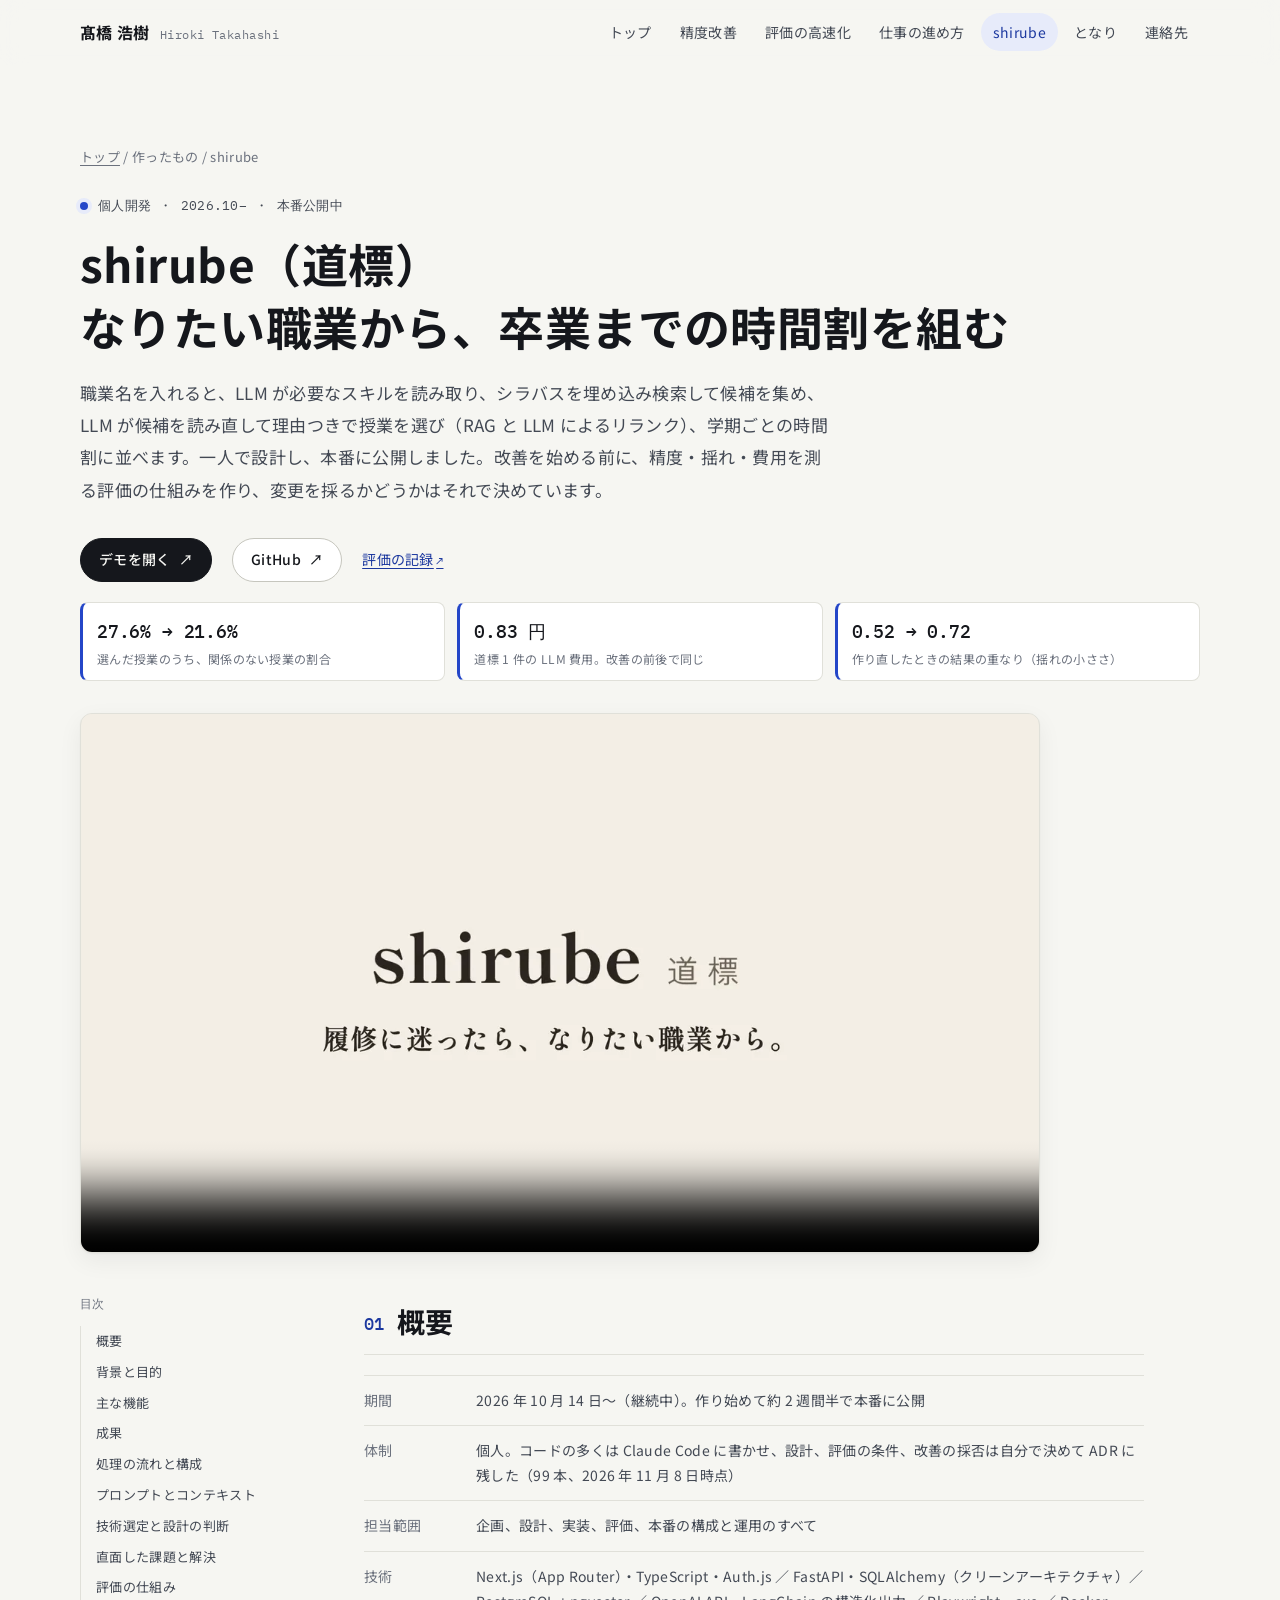
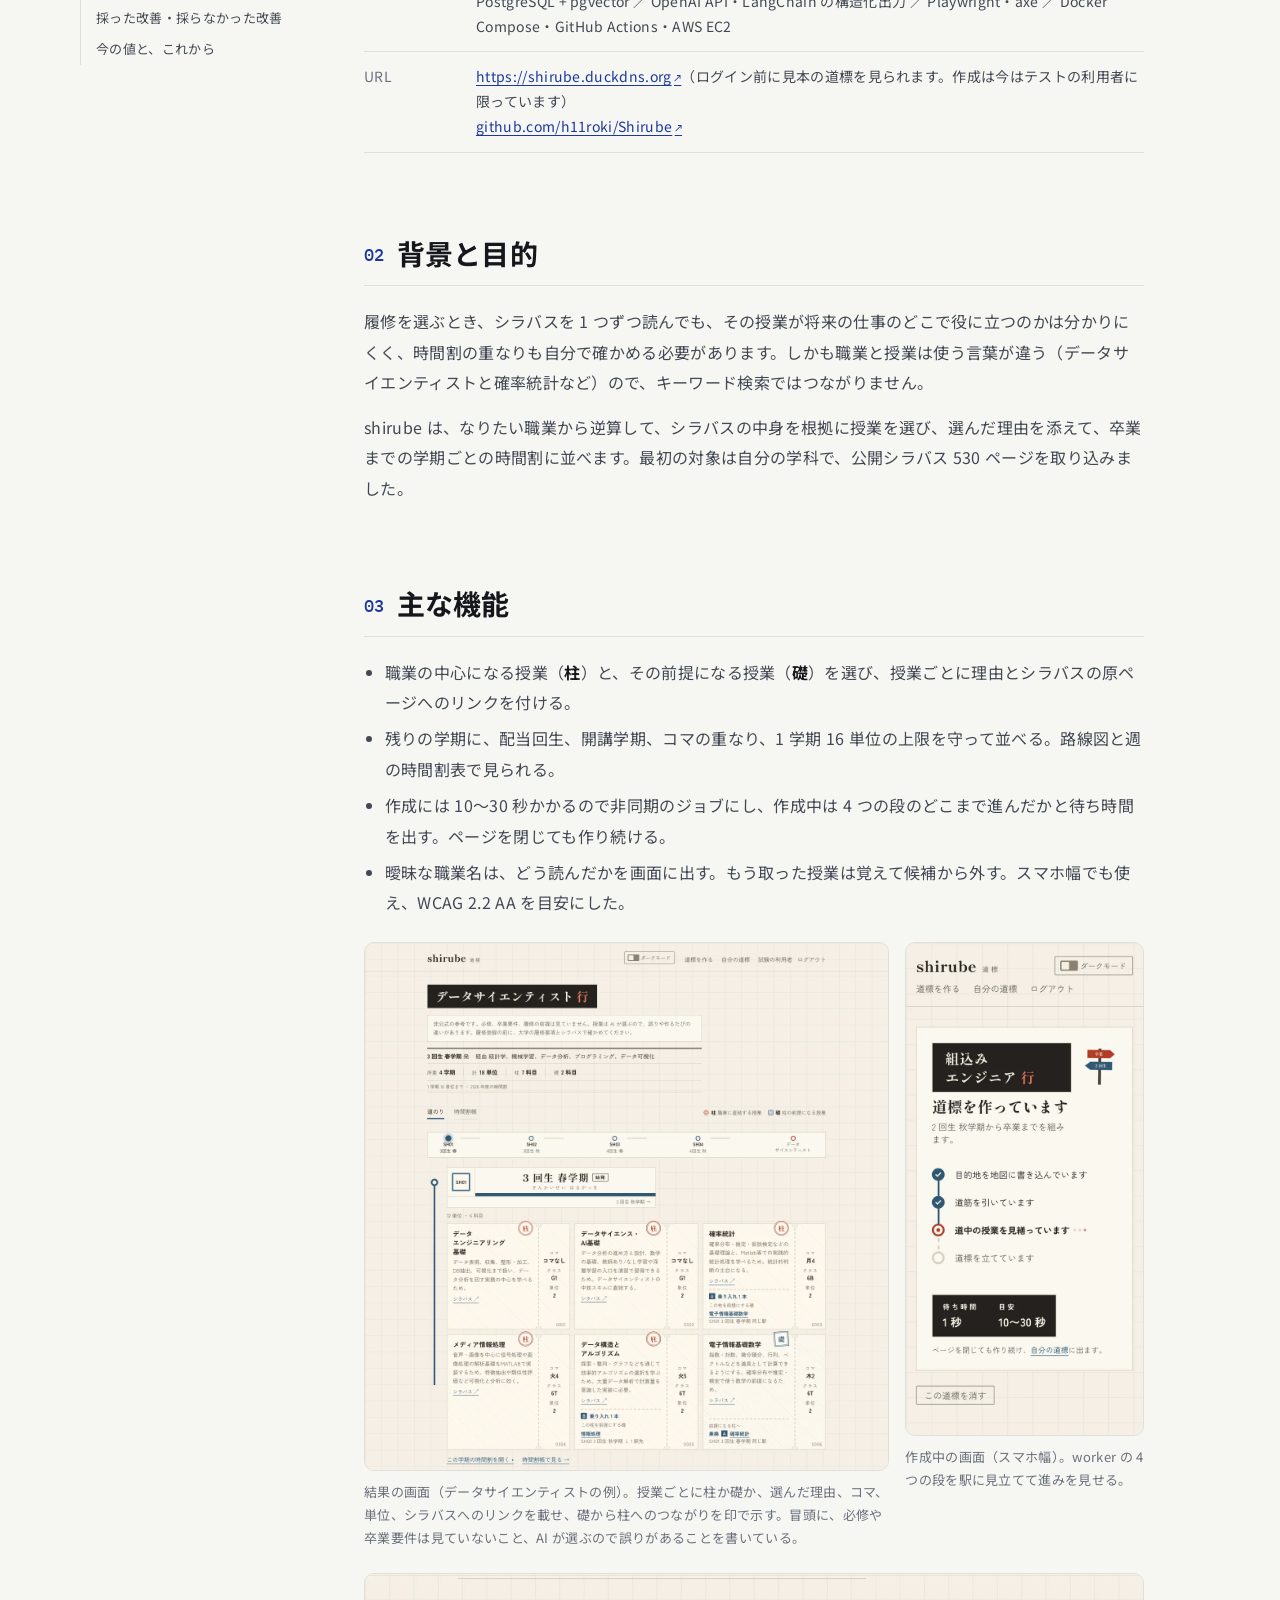
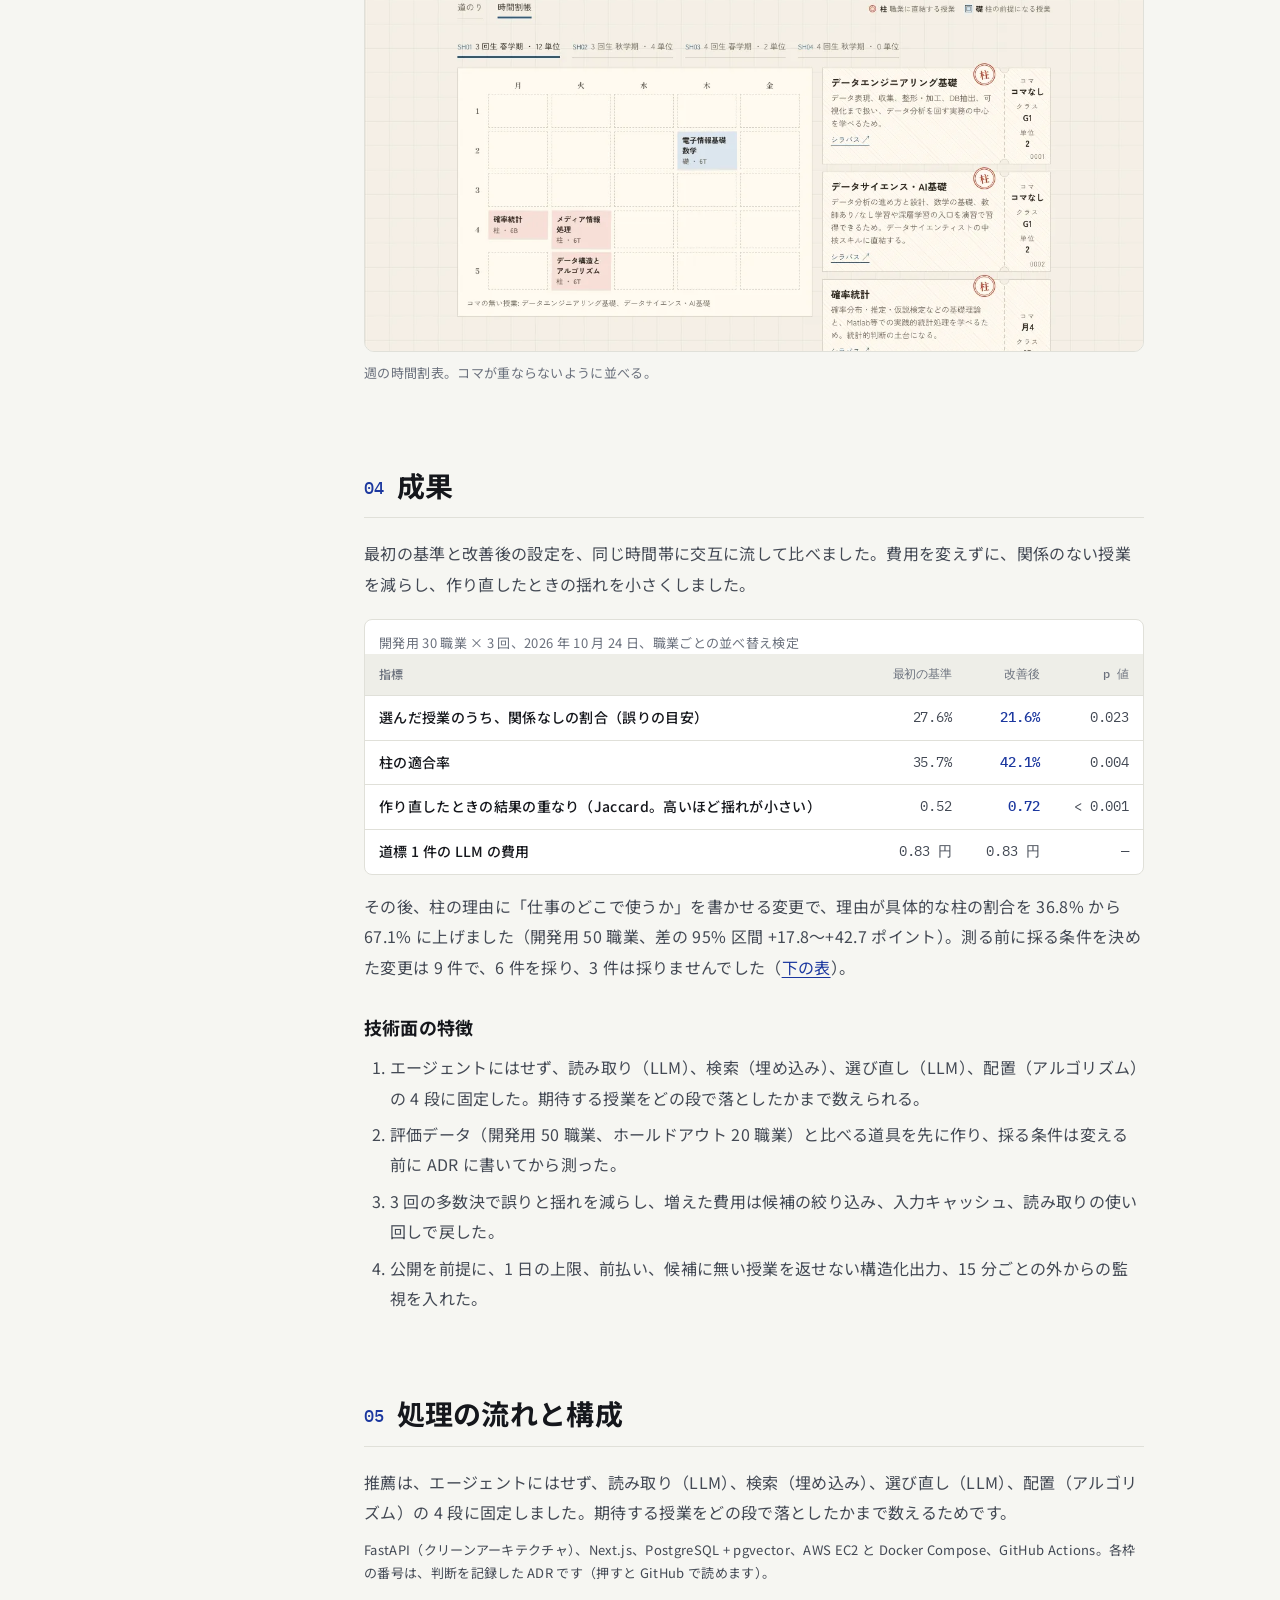
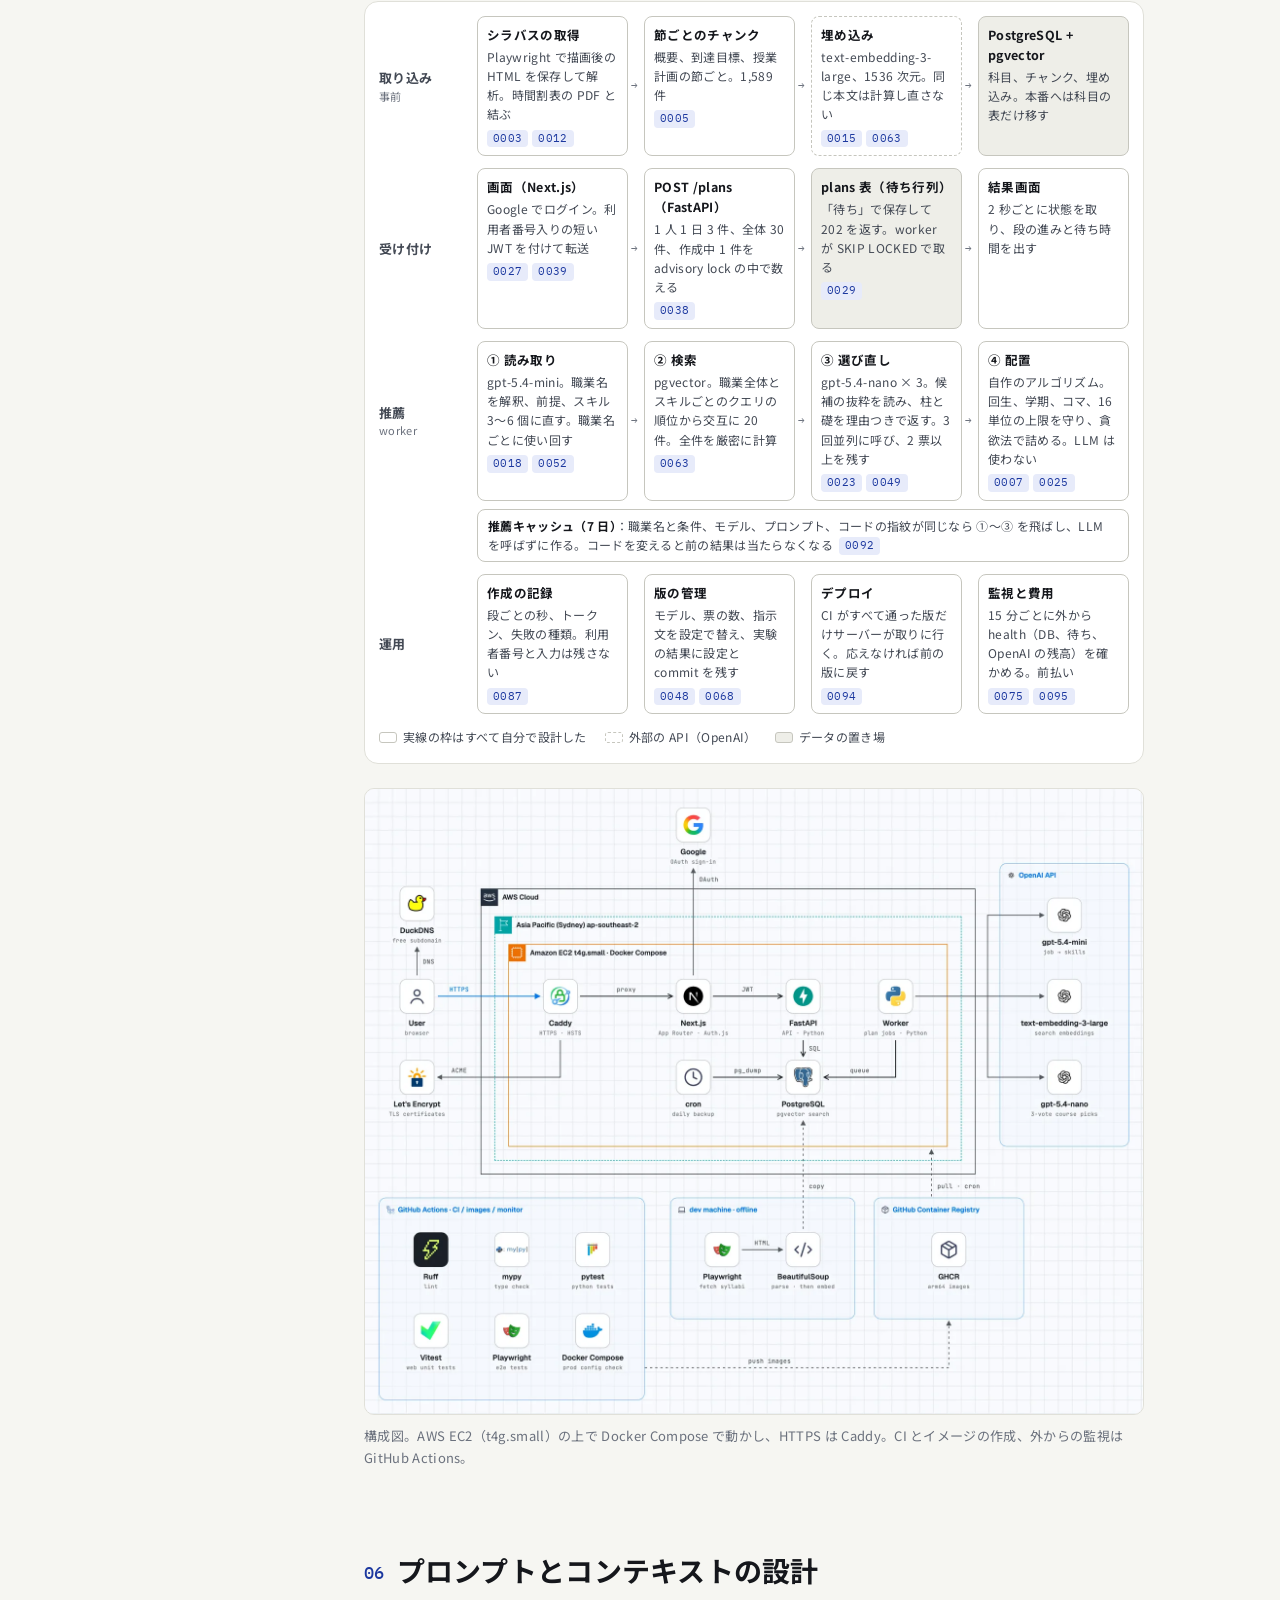
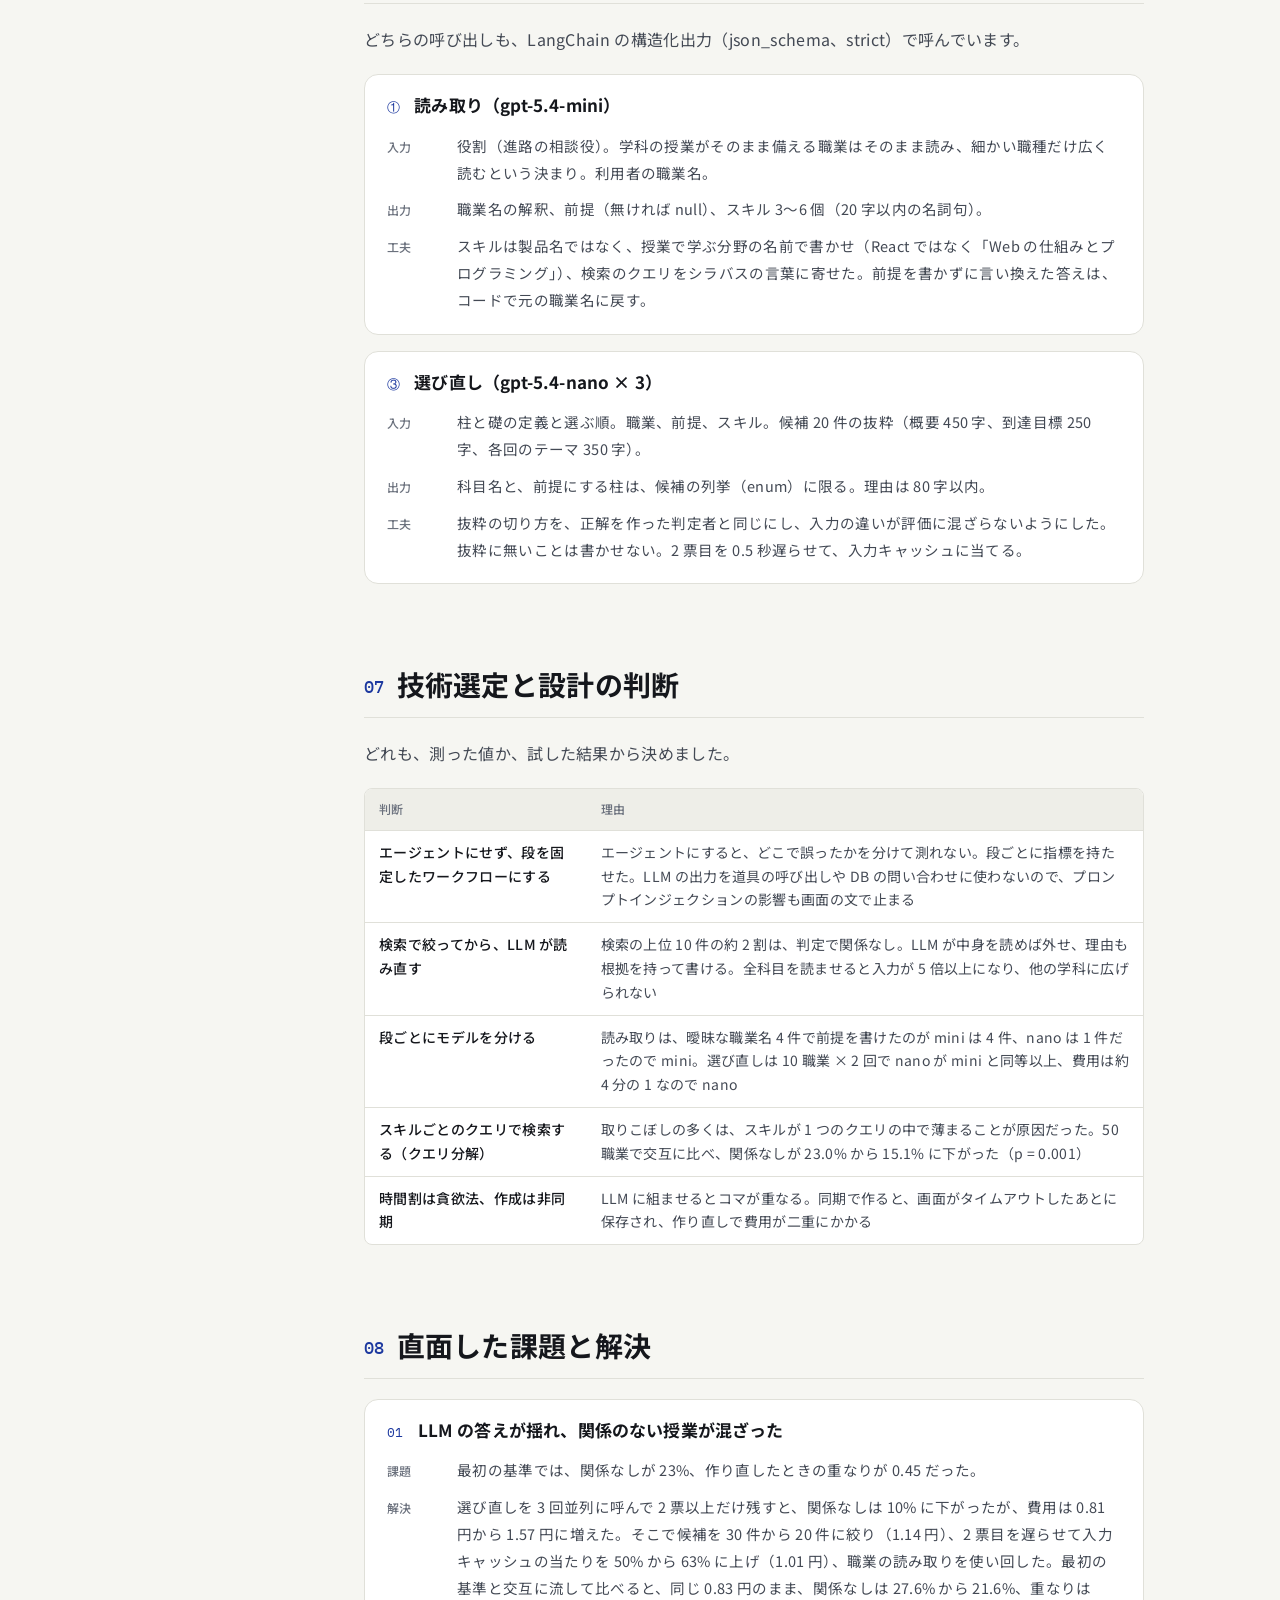
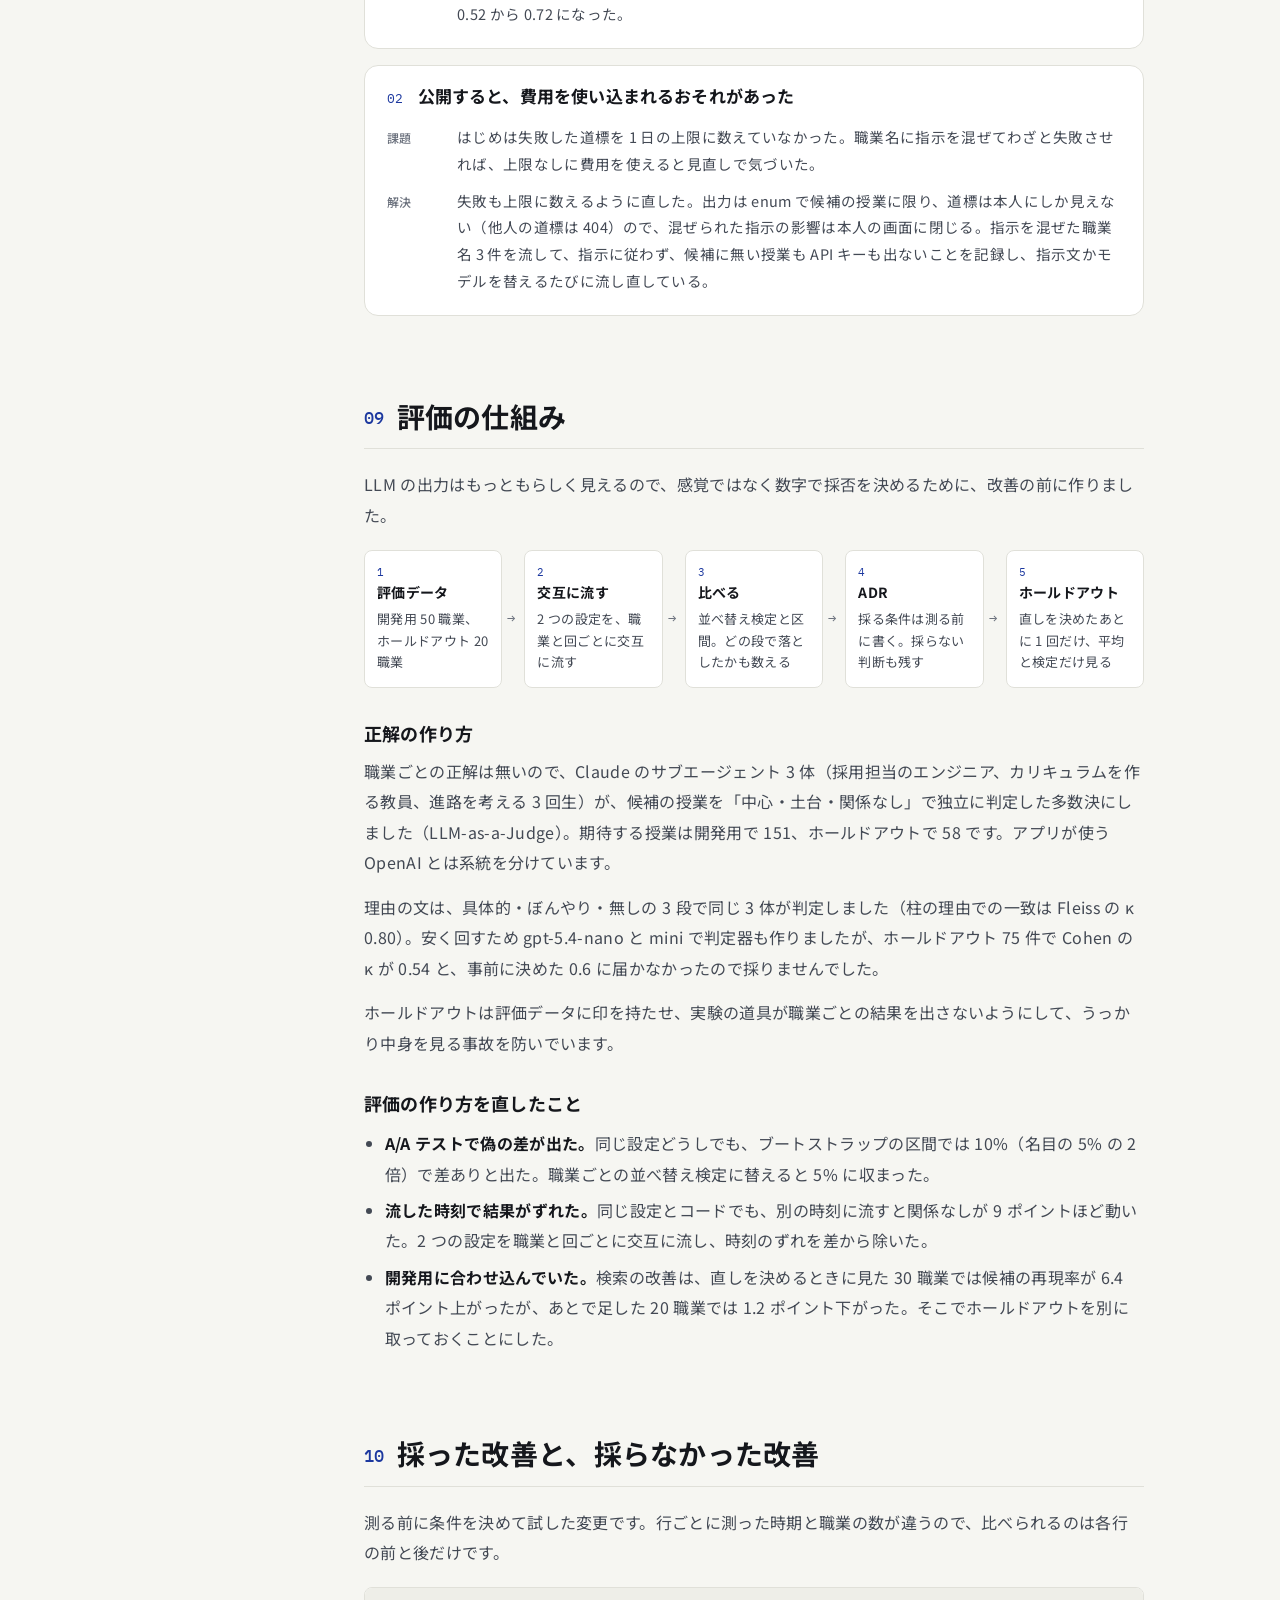
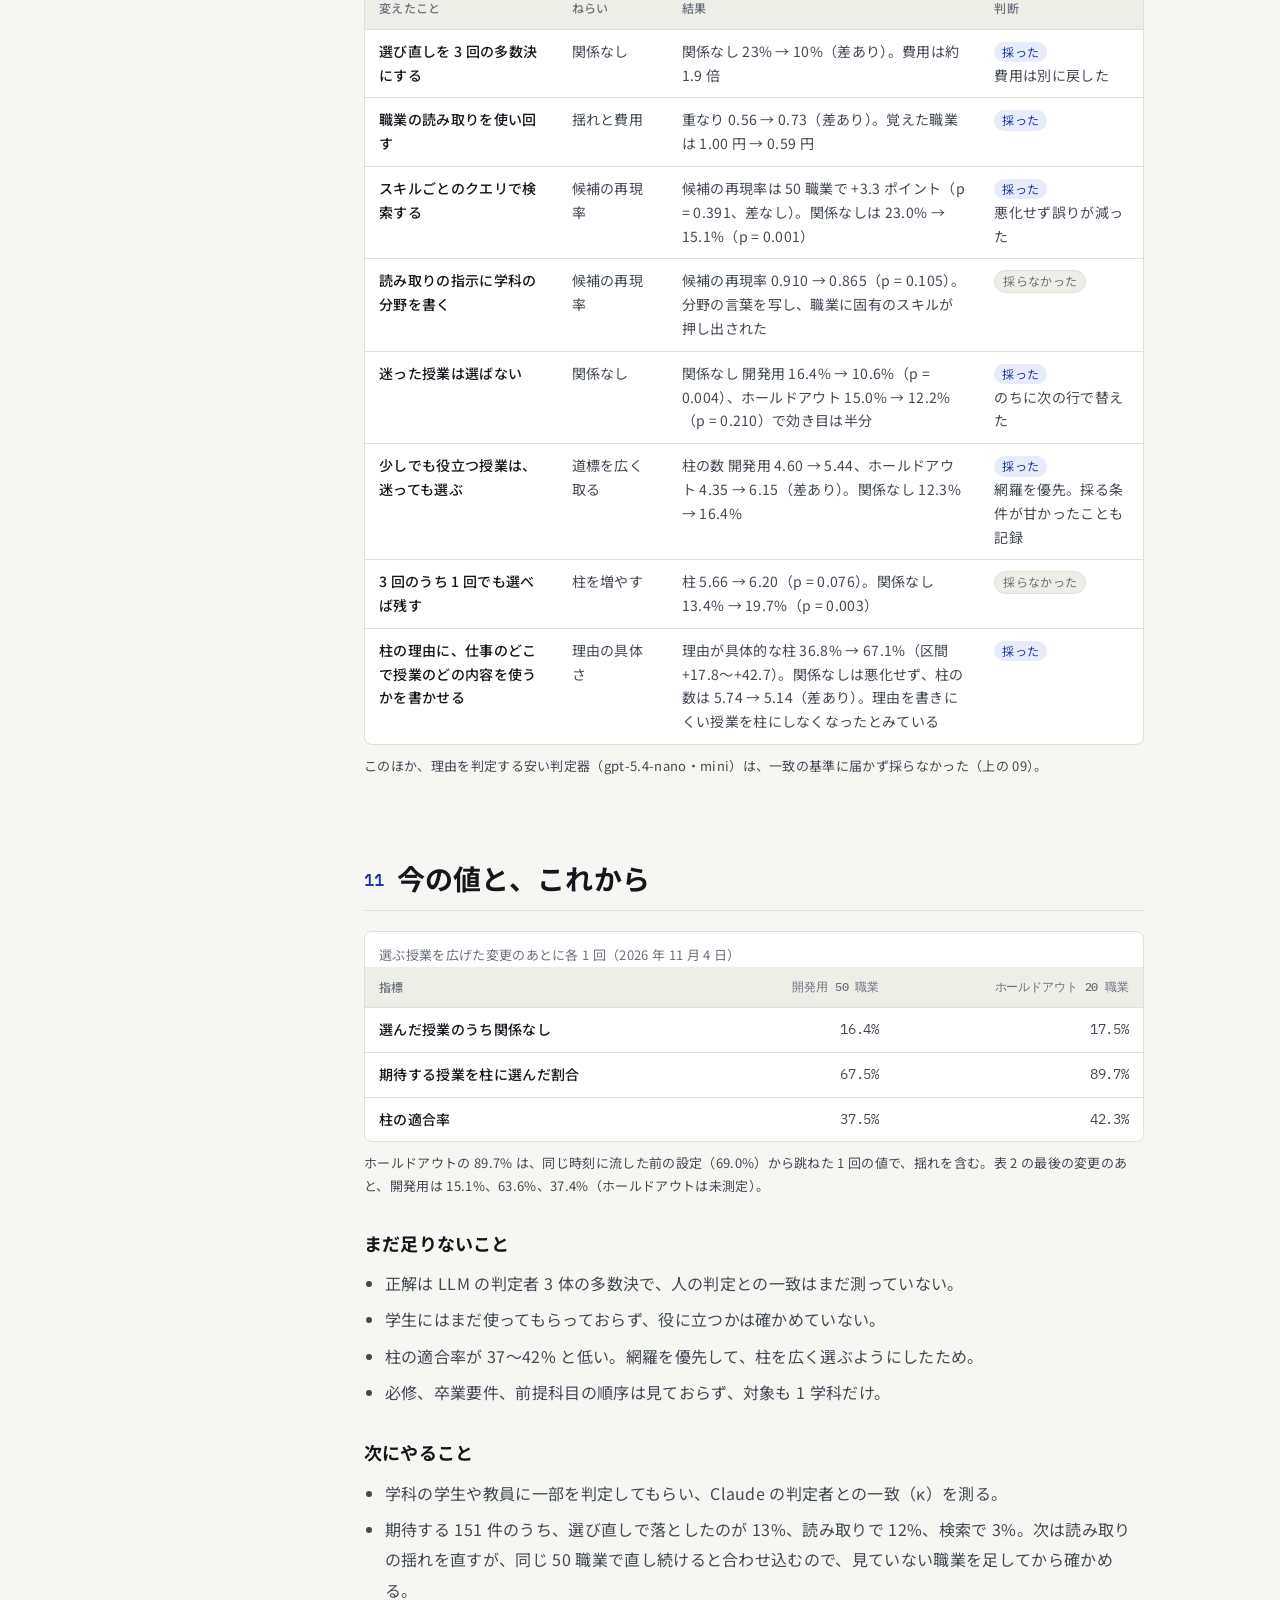
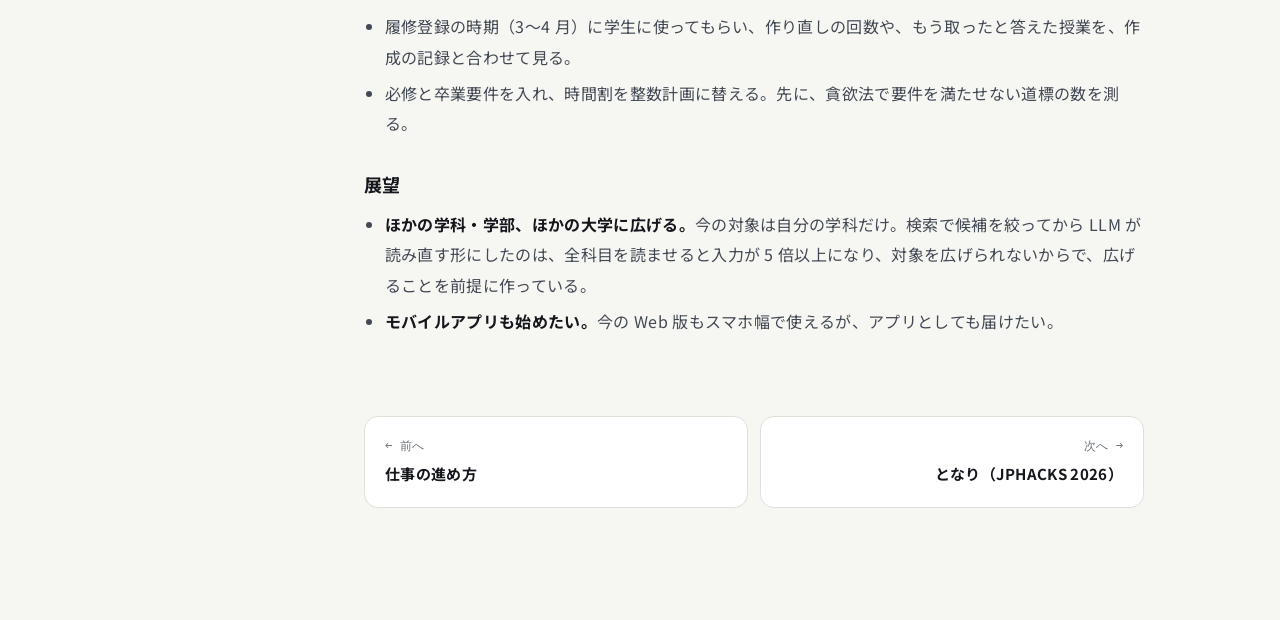
<file: shirube.html>
<!doctype html>
<html lang="ja">
<head>
  <meta charset="utf-8">
  <meta name="viewport" content="width=device-width, initial-scale=1">
  <title>shirube（道標）：企画と技術設計 | 髙橋 浩樹</title>
  <meta name="description" content="なりたい職業から、取る授業とその理由、卒業までの時間割を組む Web アプリ shirube。RAG と LLM による授業の選び直しを、評価データと検定で直しています。">
  <meta property="og:type" content="article">
  <meta property="og:title" content="shirube（道標）：企画と技術設計 | 髙橋 浩樹">
  <meta property="og:description" content="職業からシラバスを RAG で引き、理由つきの時間割を組む。個人で設計から本番公開まで。">
  <meta name="theme-color" content="#f6f6f2" media="(prefers-color-scheme: light)">
  <meta name="theme-color" content="#101216" media="(prefers-color-scheme: dark)">
  <link rel="icon" href="assets/favicon.svg" type="image/svg+xml">
  <link rel="preconnect" href="https://fonts.googleapis.com">
  <link rel="preconnect" href="https://fonts.gstatic.com" crossorigin>
  <link rel="stylesheet" href="https://fonts.googleapis.com/css2?family=IBM+Plex+Mono:wght@400;500&family=Noto+Sans+JP:wght@400;500;700&display=swap">
  <link rel="stylesheet" href="assets/style.css">
  <script>document.documentElement.classList.add("js")</script>
  <script src="assets/main.js" defer></script>
</head>
<body>
  <a class="skip-link" href="#main">本文へ移動</a>

  <header class="site-header">
    <div class="wrap">
      <a class="brand" href="index.html">髙橋 浩樹 <small>Hiroki Takahashi</small></a>
      <nav class="site-nav" aria-label="サイト内の移動">
        <ul>
          <li><a href="index.html">トップ</a></li>
          <li><a href="work.html">精度改善</a></li>
          <li><a href="eval.html">評価の高速化</a></li>
          <li><a href="workstyle.html">仕事の進め方</a></li>
          <li><a href="shirube.html" aria-current="page">shirube</a></li>
          <li><a href="tonari.html">となり</a></li>
          <li><a href="index.html#contact">連絡先</a></li>
        </ul>
      </nav>
    </div>
  </header>

  <main id="main">
    <div class="wrap">
      <div class="doc-hero">
        <p class="crumbs"><a href="index.html">トップ</a> / 作ったもの / shirube</p>
        <p class="eyebrow">個人開発 ・ 2026.10– ・ 本番公開中</p>
        <h1>shirube（道標）<br>なりたい職業から、卒業までの時間割を組む</h1>
        <p class="lead">職業名を入れると、LLM が必要なスキルを読み取り、シラバスを埋め込み検索して候補を集め、LLM が候補を読み直して理由つきで授業を選び（RAG と LLM によるリランク）、学期ごとの時間割に並べます。一人で設計し、本番に公開しました。改善を始める前に、精度・揺れ・費用を測る評価の仕組みを作り、変更を採るかどうかはそれで決めています。</p>
        <div class="link-row">
          <a class="btn btn-primary" href="https://shirube.duckdns.org">デモを開く <span aria-hidden="true">↗</span></a>
          <a class="btn" href="https://github.com/h11roki/Shirube">GitHub <span aria-hidden="true">↗</span></a>
          <a class="ext" href="https://github.com/h11roki/Shirube/blob/main/docs/evaluation-log.md">評価の記録</a>
        </div>
        <div class="stat-row">
          <div class="mini-stat"><b>27.6% → 21.6%</b><span>選んだ授業のうち、関係のない授業の割合</span></div>
          <div class="mini-stat"><b>0.83 円</b><span>道標 1 件の LLM 費用。改善の前後で同じ</span></div>
          <div class="mini-stat"><b>0.52 → 0.72</b><span>作り直したときの結果の重なり（揺れの小ささ）</span></div>
        </div>
        <figure class="video-figure">
          <video controls preload="none" playsinline poster="assets/img/shirube-launch-poster.webp" width="1920" height="1080" aria-label="shirube の紹介動画（41 秒・音声あり）">
            <source src="assets/video/shirube-launch.mp4" type="video/mp4">
            <a href="assets/video/shirube-launch.mp4">紹介動画（MP4）を開く</a>
          </video>
        </figure>
      </div>

      <div class="doc-layout">
        <nav class="toc" aria-label="このページの目次" data-spy>
          <p>目次</p>
          <ol>
            <li><a href="#overview">概要</a></li>
            <li><a href="#why">背景と目的</a></li>
            <li><a href="#features">主な機能</a></li>
            <li><a href="#results">成果</a></li>
            <li><a href="#architecture">処理の流れと構成</a></li>
            <li><a href="#prompt">プロンプトとコンテキスト</a></li>
            <li><a href="#decisions">技術選定と設計の判断</a></li>
            <li><a href="#problems">直面した課題と解決</a></li>
            <li><a href="#evaluation">評価の仕組み</a></li>
            <li><a href="#changes">採った改善・採らなかった改善</a></li>
            <li><a href="#now">今の値と、これから</a></li>
          </ol>
        </nav>

        <article class="doc">
          <section id="overview" aria-labelledby="h-overview">
            <h2 id="h-overview"><span class="idx">01</span>概要</h2>
            <dl class="facts">
              <dt>期間</dt>
              <dd>2026 年 10 月 14 日〜（継続中）。作り始めて約 2 週間半で本番に公開</dd>
              <dt>体制</dt>
              <dd>個人。コードの多くは Claude Code に書かせ、設計、評価の条件、改善の採否は自分で決めて ADR に残した（99 本、2026 年 11 月 8 日時点）</dd>
              <dt>担当範囲</dt>
              <dd>企画、設計、実装、評価、本番の構成と運用のすべて</dd>
              <dt>技術</dt>
              <dd>Next.js（App Router）・TypeScript・Auth.js ／ FastAPI・SQLAlchemy（クリーンアーキテクチャ）／ PostgreSQL + pgvector ／ OpenAI API・LangChain の構造化出力 ／ Playwright・axe ／ Docker Compose・GitHub Actions・AWS EC2</dd>
              <dt>URL</dt>
              <dd><a class="ext" href="https://shirube.duckdns.org">https://shirube.duckdns.org</a>（ログイン前に見本の道標を見られます。作成は今はテストの利用者に限っています）<br><a class="ext" href="https://github.com/h11roki/Shirube">github.com/h11roki/Shirube</a></dd>
            </dl>
          </section>

          <section id="why" aria-labelledby="h-why">
            <h2 id="h-why"><span class="idx">02</span>背景と目的</h2>
            <p>履修を選ぶとき、シラバスを 1 つずつ読んでも、その授業が将来の仕事のどこで役に立つのかは分かりにくく、時間割の重なりも自分で確かめる必要があります。しかも職業と授業は使う言葉が違う（データサイエンティストと確率統計など）ので、キーワード検索ではつながりません。</p>
            <p>shirube は、なりたい職業から逆算して、シラバスの中身を根拠に授業を選び、選んだ理由を添えて、卒業までの学期ごとの時間割に並べます。最初の対象は自分の学科で、公開シラバス 530 ページを取り込みました。</p>
          </section>

          <section id="features" aria-labelledby="h-features">
            <h2 id="h-features"><span class="idx">03</span>主な機能</h2>
            <ul class="bullets">
              <li>職業の中心になる授業（<strong>柱</strong>）と、その前提になる授業（<strong>礎</strong>）を選び、授業ごとに理由とシラバスの原ページへのリンクを付ける。</li>
              <li>残りの学期に、配当回生、開講学期、コマの重なり、1 学期 16 単位の上限を守って並べる。路線図と週の時間割表で見られる。</li>
              <li>作成には 10〜30 秒かかるので非同期のジョブにし、作成中は 4 つの段のどこまで進んだかと待ち時間を出す。ページを閉じても作り続ける。</li>
              <li>曖昧な職業名は、どう読んだかを画面に出す。もう取った授業は覚えて候補から外す。スマホ幅でも使え、WCAG 2.2 AA を目安にした。</li>
            </ul>
            <div class="figure-pair">
              <figure class="figure">
                <img src="assets/img/shirube-route.webp" width="1280" height="1290" loading="lazy" alt="データサイエンティスト行きの道標。3 回生春学期の駅に、データエンジニアリング基礎、確率統計などの授業が切符の形で並び、それぞれに柱か礎の印、選んだ理由、コマ、単位、シラバスへのリンクが付いている">
                <figcaption>結果の画面（データサイエンティストの例）。授業ごとに柱か礎か、選んだ理由、コマ、単位、シラバスへのリンクを載せ、礎から柱へのつながりを印で示す。冒頭に、必修や卒業要件は見ていないこと、AI が選ぶので誤りがあることを書いている。</figcaption>
              </figure>
              <figure class="figure is-phone">
                <img src="assets/img/shirube-progress.webp" width="600" height="1248" loading="lazy" alt="作成中の画面。4 つの段を駅に見立てて、いまどこまで進んだかと待ち時間の目安を出している">
                <figcaption>作成中の画面（スマホ幅）。worker の 4 つの段を駅に見立てて進みを見せる。</figcaption>
              </figure>
            </div>
            <figure class="figure">
              <img src="assets/img/shirube-timetable.webp" width="1280" height="620" loading="lazy" alt="学期ごとの週の時間割表。曜日と時限のマスに選んだ授業が入っている">
              <figcaption>週の時間割表。コマが重ならないように並べる。</figcaption>
            </figure>
          </section>

          <section id="results" aria-labelledby="h-results">
            <h2 id="h-results"><span class="idx">04</span>成果</h2>
            <p>最初の基準と改善後の設定を、同じ時間帯に交互に流して比べました。費用を変えずに、関係のない授業を減らし、作り直したときの揺れを小さくしました。</p>
            <div class="table-wrap">
              <table>
                <caption>開発用 30 職業 × 3 回、2026 年 10 月 24 日、職業ごとの並べ替え検定</caption>
                <thead><tr><th scope="col">指標</th><th scope="col" class="n">最初の基準</th><th scope="col" class="n">改善後</th><th scope="col" class="n">p 値</th></tr></thead>
                <tbody>
                  <tr><th scope="row">選んだ授業のうち、関係なしの割合（誤りの目安）</th><td class="n">27.6%</td><td class="n good">21.6%</td><td class="n">0.023</td></tr>
                  <tr><th scope="row">柱の適合率</th><td class="n">35.7%</td><td class="n good">42.1%</td><td class="n">0.004</td></tr>
                  <tr><th scope="row">作り直したときの結果の重なり（Jaccard。高いほど揺れが小さい）</th><td class="n">0.52</td><td class="n good">0.72</td><td class="n">&lt; 0.001</td></tr>
                  <tr><th scope="row">道標 1 件の LLM の費用</th><td class="n">0.83 円</td><td class="n">0.83 円</td><td class="n">—</td></tr>
                </tbody>
              </table>
            </div>
            <p style="margin-top:1em">その後、柱の理由に「仕事のどこで使うか」を書かせる変更で、理由が具体的な柱の割合を 36.8% から 67.1% に上げました（開発用 50 職業、差の 95% 区間 +17.8〜+42.7 ポイント）。測る前に採る条件を決めた変更は 9 件で、6 件を採り、3 件は採りませんでした（<a href="#changes">下の表</a>）。</p>

            <h3>技術面の特徴</h3>
            <ol class="bullets">
              <li>エージェントにはせず、読み取り（LLM）、検索（埋め込み）、選び直し（LLM）、配置（アルゴリズム）の 4 段に固定した。期待する授業をどの段で落としたかまで数えられる。</li>
              <li>評価データ（開発用 50 職業、ホールドアウト 20 職業）と比べる道具を先に作り、採る条件は変える前に ADR に書いてから測った。</li>
              <li>3 回の多数決で誤りと揺れを減らし、増えた費用は候補の絞り込み、入力キャッシュ、読み取りの使い回しで戻した。</li>
              <li>公開を前提に、1 日の上限、前払い、候補に無い授業を返せない構造化出力、15 分ごとの外からの監視を入れた。</li>
            </ol>
          </section>

          <section id="architecture" aria-labelledby="h-architecture">
            <h2 id="h-architecture"><span class="idx">05</span>処理の流れと構成</h2>
            <p>推薦は、エージェントにはせず、読み取り（LLM）、検索（埋め込み）、選び直し（LLM）、配置（アルゴリズム）の 4 段に固定しました。期待する授業をどの段で落としたかまで数えるためです。</p>
            <p class="table-note">FastAPI（クリーンアーキテクチャ）、Next.js、PostgreSQL + pgvector、AWS EC2 と Docker Compose、GitHub Actions。各枠の番号は、判断を記録した ADR です（押すと GitHub で読めます）。</p>

            <div class="arch" role="group" aria-label="処理の流れと構成">
              <div class="arch-row">
                <p class="arch-label">取り込み<small>事前</small></p>
                <ol class="arch-cells arch-flow">
                  <li><b>シラバスの取得</b>Playwright で描画後の HTML を保存して解析。時間割表の PDF と結ぶ<span class="adrs"><a href="https://github.com/h11roki/Shirube/blob/main/docs/adr/0003-playwright-scraping.md">0003</a><a href="https://github.com/h11roki/Shirube/blob/main/docs/adr/0012-timetable-source.md">0012</a></span></li>
                  <li><b>節ごとのチャンク</b>概要、到達目標、授業計画の節ごと。1,589 件<span class="adrs"><a href="https://github.com/h11roki/Shirube/blob/main/docs/adr/0005-section-chunking.md">0005</a></span></li>
                  <li class="is-external"><b>埋め込み</b>text-embedding-3-large、1536 次元。同じ本文は計算し直さない<span class="adrs"><a href="https://github.com/h11roki/Shirube/blob/main/docs/adr/0015-chunk-embeddings.md">0015</a><a href="https://github.com/h11roki/Shirube/blob/main/docs/adr/0063-search-by-skill.md">0063</a></span></li>
                  <li class="is-store"><b>PostgreSQL + pgvector</b>科目、チャンク、埋め込み。本番へは科目の表だけ移す</li>
                </ol>
              </div>
              <div class="arch-row">
                <p class="arch-label">受け付け</p>
                <ol class="arch-cells arch-flow">
                  <li><b>画面（Next.js）</b>Google でログイン。利用者番号入りの短い JWT を付けて転送<span class="adrs"><a href="https://github.com/h11roki/Shirube/blob/main/docs/adr/0027-auth-backend.md">0027</a><a href="https://github.com/h11roki/Shirube/blob/main/docs/adr/0039-request-guard.md">0039</a></span></li>
                  <li><b>POST /plans（FastAPI）</b>1 人 1 日 3 件、全体 30 件、作成中 1 件を advisory lock の中で数える<span class="adrs"><a href="https://github.com/h11roki/Shirube/blob/main/docs/adr/0038-plan-quota.md">0038</a></span></li>
                  <li class="is-store"><b>plans 表（待ち行列）</b>「待ち」で保存して 202 を返す。worker が SKIP LOCKED で取る<span class="adrs"><a href="https://github.com/h11roki/Shirube/blob/main/docs/adr/0029-plan-jobs.md">0029</a></span></li>
                  <li><b>結果画面</b>2 秒ごとに状態を取り、段の進みと待ち時間を出す</li>
                </ol>
              </div>
              <div class="arch-row">
                <p class="arch-label">推薦<small>worker</small></p>
                <ol class="arch-cells arch-flow">
                  <li><b>① 読み取り</b>gpt-5.4-mini。職業名を解釈、前提、スキル 3〜6 個に直す。職業名ごとに使い回す<span class="adrs"><a href="https://github.com/h11roki/Shirube/blob/main/docs/adr/0018-llm-pipeline.md">0018</a><a href="https://github.com/h11roki/Shirube/blob/main/docs/adr/0052-reading-cache.md">0052</a></span></li>
                  <li><b>② 検索</b>pgvector。職業全体とスキルごとのクエリの順位から交互に 20 件。全件を厳密に計算<span class="adrs"><a href="https://github.com/h11roki/Shirube/blob/main/docs/adr/0063-search-by-skill.md">0063</a></span></li>
                  <li><b>③ 選び直し</b>gpt-5.4-nano × 3。候補の抜粋を読み、柱と礎を理由つきで返す。3 回並列に呼び、2 票以上を残す<span class="adrs"><a href="https://github.com/h11roki/Shirube/blob/main/docs/adr/0023-foundation-links-core.md">0023</a><a href="https://github.com/h11roki/Shirube/blob/main/docs/adr/0049-selection-votes.md">0049</a></span></li>
                  <li><b>④ 配置</b>自作のアルゴリズム。回生、学期、コマ、16 単位の上限を守り、貪欲法で詰める。LLM は使わない<span class="adrs"><a href="https://github.com/h11roki/Shirube/blob/main/docs/adr/0007-greedy-timetable.md">0007</a><a href="https://github.com/h11roki/Shirube/blob/main/docs/adr/0025-roadmap-candidates-by-semester.md">0025</a></span></li>
                </ol>
                <p class="arch-note"><b>推薦キャッシュ（7 日）</b>：職業名と条件、モデル、プロンプト、コードの指紋が同じなら ①〜③ を飛ばし、LLM を呼ばずに作る。コードを変えると前の結果は当たらなくなる<span class="adrs"><a href="https://github.com/h11roki/Shirube/blob/main/docs/adr/0092-recommendation-cache.md">0092</a></span></p>
              </div>
              <div class="arch-row">
                <p class="arch-label">運用</p>
                <ul class="arch-cells">
                  <li><b>作成の記録</b>段ごとの秒、トークン、失敗の種類。利用者番号と入力は残さない<span class="adrs"><a href="https://github.com/h11roki/Shirube/blob/main/docs/adr/0087-build-records.md">0087</a></span></li>
                  <li><b>版の管理</b>モデル、票の数、指示文を設定で替え、実験の結果に設定と commit を残す<span class="adrs"><a href="https://github.com/h11roki/Shirube/blob/main/docs/adr/0048-recommendation-experiments.md">0048</a><a href="https://github.com/h11roki/Shirube/blob/main/docs/adr/0068-selection-prompt-setting.md">0068</a></span></li>
                  <li><b>デプロイ</b>CI がすべて通った版だけサーバーが取りに行く。応えなければ前の版に戻す<span class="adrs"><a href="https://github.com/h11roki/Shirube/blob/main/docs/adr/0094-pull-deploy.md">0094</a></span></li>
                  <li><b>監視と費用</b>15 分ごとに外から health（DB、待ち、OpenAI の残高）を確かめる。前払い<span class="adrs"><a href="https://github.com/h11roki/Shirube/blob/main/docs/adr/0075-production-setup.md">0075</a><a href="https://github.com/h11roki/Shirube/blob/main/docs/adr/0095-health-monitor.md">0095</a></span></li>
                </ul>
              </div>
              <p class="arch-legend"><span><i class="lg-solid"></i>実線の枠はすべて自分で設計した</span><span><i class="lg-dashed"></i>外部の API（OpenAI）</span><span><i class="lg-store"></i>データの置き場</span></p>
            </div>

            <figure class="figure">
              <picture>
                <source srcset="assets/img/shirube-architecture-dark.webp" media="(prefers-color-scheme: dark)">
                <img src="assets/img/shirube-architecture.webp" width="1600" height="1284" loading="lazy" alt="構成図。利用者のブラウザから Caddy、Next.js、FastAPI、PostgreSQL（pgvector）へ。worker が待ち行列から取り出し、OpenAI の gpt-5.4-mini、text-embedding-3-large、gpt-5.4-nano を呼ぶ。すべて AWS EC2 上の Docker Compose で動き、GitHub Actions が CI とイメージの作成、監視を担う">
              </picture>
              <figcaption>構成図。AWS EC2（t4g.small）の上で Docker Compose で動かし、HTTPS は Caddy。CI とイメージの作成、外からの監視は GitHub Actions。</figcaption>
            </figure>
          </section>

          <section id="prompt" aria-labelledby="h-prompt">
            <h2 id="h-prompt"><span class="idx">06</span>プロンプトとコンテキストの設計</h2>
            <p>どちらの呼び出しも、LangChain の構造化出力（json_schema、strict）で呼んでいます。</p>
            <div class="case">
              <div class="case-head"><span class="idx">①</span><h3>読み取り（gpt-5.4-mini）</h3></div>
              <dl>
                <dt>入力</dt>
                <dd>役割（進路の相談役）。学科の授業がそのまま備える職業はそのまま読み、細かい職種だけ広く読むという決まり。利用者の職業名。</dd>
                <dt>出力</dt>
                <dd>職業名の解釈、前提（無ければ null）、スキル 3〜6 個（20 字以内の名詞句）。</dd>
                <dt>工夫</dt>
                <dd>スキルは製品名ではなく、授業で学ぶ分野の名前で書かせ（React ではなく「Web の仕組みとプログラミング」）、検索のクエリをシラバスの言葉に寄せた。前提を書かずに言い換えた答えは、コードで元の職業名に戻す。</dd>
              </dl>
            </div>
            <div class="case">
              <div class="case-head"><span class="idx">③</span><h3>選び直し（gpt-5.4-nano × 3）</h3></div>
              <dl>
                <dt>入力</dt>
                <dd>柱と礎の定義と選ぶ順。職業、前提、スキル。候補 20 件の抜粋（概要 450 字、到達目標 250 字、各回のテーマ 350 字）。</dd>
                <dt>出力</dt>
                <dd>科目名と、前提にする柱は、候補の列挙（enum）に限る。理由は 80 字以内。</dd>
                <dt>工夫</dt>
                <dd>抜粋の切り方を、正解を作った判定者と同じにし、入力の違いが評価に混ざらないようにした。抜粋に無いことは書かせない。2 票目を 0.5 秒遅らせて、入力キャッシュに当てる。</dd>
              </dl>
            </div>
          </section>

          <section id="decisions" aria-labelledby="h-decisions">
            <h2 id="h-decisions"><span class="idx">07</span>技術選定と設計の判断</h2>
            <p>どれも、測った値か、試した結果から決めました。</p>
            <div class="table-wrap">
              <table>
                <thead><tr><th scope="col">判断</th><th scope="col">理由</th></tr></thead>
                <tbody>
                  <tr><th scope="row">エージェントにせず、段を固定したワークフローにする</th><td>エージェントにすると、どこで誤ったかを分けて測れない。段ごとに指標を持たせた。LLM の出力を道具の呼び出しや DB の問い合わせに使わないので、プロンプトインジェクションの影響も画面の文で止まる</td></tr>
                  <tr><th scope="row">検索で絞ってから、LLM が読み直す</th><td>検索の上位 10 件の約 2 割は、判定で関係なし。LLM が中身を読めば外せ、理由も根拠を持って書ける。全科目を読ませると入力が 5 倍以上になり、他の学科に広げられない</td></tr>
                  <tr><th scope="row">段ごとにモデルを分ける</th><td>読み取りは、曖昧な職業名 4 件で前提を書けたのが mini は 4 件、nano は 1 件だったので mini。選び直しは 10 職業 × 2 回で nano が mini と同等以上、費用は約 4 分の 1 なので nano</td></tr>
                  <tr><th scope="row">スキルごとのクエリで検索する（クエリ分解）</th><td>取りこぼしの多くは、スキルが 1 つのクエリの中で薄まることが原因だった。50 職業で交互に比べ、関係なしが 23.0% から 15.1% に下がった（p = 0.001）</td></tr>
                  <tr><th scope="row">時間割は貪欲法、作成は非同期</th><td>LLM に組ませるとコマが重なる。同期で作ると、画面がタイムアウトしたあとに保存され、作り直しで費用が二重にかかる</td></tr>
                </tbody>
              </table>
            </div>
          </section>

          <section id="problems" aria-labelledby="h-problems">
            <h2 id="h-problems"><span class="idx">08</span>直面した課題と解決</h2>
            <div class="case">
              <div class="case-head"><span class="idx">01</span><h3>LLM の答えが揺れ、関係のない授業が混ざった</h3></div>
              <dl>
                <dt>課題</dt>
                <dd>最初の基準では、関係なしが 23%、作り直したときの重なりが 0.45 だった。</dd>
                <dt>解決</dt>
                <dd>選び直しを 3 回並列に呼んで 2 票以上だけ残すと、関係なしは 10% に下がったが、費用は 0.81 円から 1.57 円に増えた。そこで候補を 30 件から 20 件に絞り（1.14 円）、2 票目を遅らせて入力キャッシュの当たりを 50% から 63% に上げ（1.01 円）、職業の読み取りを使い回した。最初の基準と交互に流して比べると、同じ 0.83 円のまま、関係なしは 27.6% から 21.6%、重なりは 0.52 から 0.72 になった。</dd>
              </dl>
            </div>
            <div class="case">
              <div class="case-head"><span class="idx">02</span><h3>公開すると、費用を使い込まれるおそれがあった</h3></div>
              <dl>
                <dt>課題</dt>
                <dd>はじめは失敗した道標を 1 日の上限に数えていなかった。職業名に指示を混ぜてわざと失敗させれば、上限なしに費用を使えると見直しで気づいた。</dd>
                <dt>解決</dt>
                <dd>失敗も上限に数えるように直した。出力は enum で候補の授業に限り、道標は本人にしか見えない（他人の道標は 404）ので、混ぜられた指示の影響は本人の画面に閉じる。指示を混ぜた職業名 3 件を流して、指示に従わず、候補に無い授業も API キーも出ないことを記録し、指示文かモデルを替えるたびに流し直している。</dd>
              </dl>
            </div>
          </section>

          <section id="evaluation" aria-labelledby="h-evaluation">
            <h2 id="h-evaluation"><span class="idx">09</span>評価の仕組み</h2>
            <p>LLM の出力はもっともらしく見えるので、感覚ではなく数字で採否を決めるために、改善の前に作りました。</p>
            <ol class="flow" style="--n:5" aria-label="評価の流れ">
              <li><b>評価データ</b>開発用 50 職業、ホールドアウト 20 職業</li>
              <li><b>交互に流す</b>2 つの設定を、職業と回ごとに交互に流す</li>
              <li><b>比べる</b>並べ替え検定と区間。どの段で落としたかも数える</li>
              <li><b>ADR</b>採る条件は測る前に書く。採らない判断も残す</li>
              <li><b>ホールドアウト</b>直しを決めたあとに 1 回だけ、平均と検定だけ見る</li>
            </ol>
            <h3>正解の作り方</h3>
            <p>職業ごとの正解は無いので、Claude のサブエージェント 3 体（採用担当のエンジニア、カリキュラムを作る教員、進路を考える 3 回生）が、候補の授業を「中心・土台・関係なし」で独立に判定した多数決にしました（LLM-as-a-Judge）。期待する授業は開発用で 151、ホールドアウトで 58 です。アプリが使う OpenAI とは系統を分けています。</p>
            <p>理由の文は、具体的・ぼんやり・無しの 3 段で同じ 3 体が判定しました（柱の理由での一致は Fleiss の κ 0.80）。安く回すため gpt-5.4-nano と mini で判定器も作りましたが、ホールドアウト 75 件で Cohen の κ が 0.54 と、事前に決めた 0.6 に届かなかったので採りませんでした。</p>
            <p>ホールドアウトは評価データに印を持たせ、実験の道具が職業ごとの結果を出さないようにして、うっかり中身を見る事故を防いでいます。</p>

            <h3>評価の作り方を直したこと</h3>
            <ul class="bullets">
              <li><strong>A/A テストで偽の差が出た。</strong>同じ設定どうしでも、ブートストラップの区間では 10%（名目の 5% の 2 倍）で差ありと出た。職業ごとの並べ替え検定に替えると 5% に収まった。</li>
              <li><strong>流した時刻で結果がずれた。</strong>同じ設定とコードでも、別の時刻に流すと関係なしが 9 ポイントほど動いた。2 つの設定を職業と回ごとに交互に流し、時刻のずれを差から除いた。</li>
              <li><strong>開発用に合わせ込んでいた。</strong>検索の改善は、直しを決めるときに見た 30 職業では候補の再現率が 6.4 ポイント上がったが、あとで足した 20 職業では 1.2 ポイント下がった。そこでホールドアウトを別に取っておくことにした。</li>
            </ul>
          </section>

          <section id="changes" aria-labelledby="h-changes">
            <h2 id="h-changes"><span class="idx">10</span>採った改善と、採らなかった改善</h2>
            <p>測る前に条件を決めて試した変更です。行ごとに測った時期と職業の数が違うので、比べられるのは各行の前と後だけです。</p>
            <div class="table-wrap">
              <table class="wide">
                <thead><tr><th scope="col">変えたこと</th><th scope="col">ねらい</th><th scope="col">結果</th><th scope="col">判断</th></tr></thead>
                <tbody>
                  <tr><th scope="row">選び直しを 3 回の多数決にする</th><td class="aim">関係なし</td><td>関係なし 23% → 10%（差あり）。費用は約 1.9 倍</td><td><span class="verdict yes">採った</span><br>費用は別に戻した</td></tr>
                  <tr><th scope="row">職業の読み取りを使い回す</th><td class="aim">揺れと費用</td><td>重なり 0.56 → 0.73（差あり）。覚えた職業は 1.00 円 → 0.59 円</td><td><span class="verdict yes">採った</span></td></tr>
                  <tr><th scope="row">スキルごとのクエリで検索する</th><td class="aim">候補の再現率</td><td>候補の再現率は 50 職業で +3.3 ポイント（p = 0.391、差なし）。関係なしは 23.0% → 15.1%（p = 0.001）</td><td><span class="verdict yes">採った</span><br>悪化せず誤りが減った</td></tr>
                  <tr><th scope="row">読み取りの指示に学科の分野を書く</th><td class="aim">候補の再現率</td><td>候補の再現率 0.910 → 0.865（p = 0.105）。分野の言葉を写し、職業に固有のスキルが押し出された</td><td><span class="verdict no">採らなかった</span></td></tr>
                  <tr><th scope="row">迷った授業は選ばない</th><td class="aim">関係なし</td><td>関係なし 開発用 16.4% → 10.6%（p = 0.004）、ホールドアウト 15.0% → 12.2%（p = 0.210）で効き目は半分</td><td><span class="verdict yes">採った</span><br>のちに次の行で替えた</td></tr>
                  <tr><th scope="row">少しでも役立つ授業は、迷っても選ぶ</th><td class="aim">道標を広く取る</td><td>柱の数 開発用 4.60 → 5.44、ホールドアウト 4.35 → 6.15（差あり）。関係なし 12.3% → 16.4%</td><td><span class="verdict yes">採った</span><br>網羅を優先。採る条件が甘かったことも記録</td></tr>
                  <tr><th scope="row">3 回のうち 1 回でも選べば残す</th><td class="aim">柱を増やす</td><td>柱 5.66 → 6.20（p = 0.076）。関係なし 13.4% → 19.7%（p = 0.003）</td><td><span class="verdict no">採らなかった</span></td></tr>
                  <tr><th scope="row">柱の理由に、仕事のどこで授業のどの内容を使うかを書かせる</th><td class="aim">理由の具体さ</td><td>理由が具体的な柱 36.8% → 67.1%（区間 +17.8〜+42.7）。関係なしは悪化せず、柱の数は 5.74 → 5.14（差あり）。理由を書きにくい授業を柱にしなくなったとみている</td><td><span class="verdict yes">採った</span></td></tr>
                </tbody>
              </table>
            </div>
            <p class="table-note">このほか、理由を判定する安い判定器（gpt-5.4-nano・mini）は、一致の基準に届かず採らなかった（上の 09）。</p>
          </section>

          <section id="now" aria-labelledby="h-now">
            <h2 id="h-now"><span class="idx">11</span>今の値と、これから</h2>
            <div class="table-wrap">
              <table>
                <caption>選ぶ授業を広げた変更のあとに各 1 回（2026 年 11 月 4 日）</caption>
                <thead><tr><th scope="col">指標</th><th scope="col" class="n">開発用 50 職業</th><th scope="col" class="n">ホールドアウト 20 職業</th></tr></thead>
                <tbody>
                  <tr><th scope="row">選んだ授業のうち関係なし</th><td class="n">16.4%</td><td class="n">17.5%</td></tr>
                  <tr><th scope="row">期待する授業を柱に選んだ割合</th><td class="n">67.5%</td><td class="n">89.7%</td></tr>
                  <tr><th scope="row">柱の適合率</th><td class="n">37.5%</td><td class="n">42.3%</td></tr>
                </tbody>
              </table>
            </div>
            <p class="table-note">ホールドアウトの 89.7% は、同じ時刻に流した前の設定（69.0%）から跳ねた 1 回の値で、揺れを含む。表 2 の最後の変更のあと、開発用は 15.1%、63.6%、37.4%（ホールドアウトは未測定）。</p>

            <h3>まだ足りないこと</h3>
            <ul class="bullets">
              <li>正解は LLM の判定者 3 体の多数決で、人の判定との一致はまだ測っていない。</li>
              <li>学生にはまだ使ってもらっておらず、役に立つかは確かめていない。</li>
              <li>柱の適合率が 37〜42% と低い。網羅を優先して、柱を広く選ぶようにしたため。</li>
              <li>必修、卒業要件、前提科目の順序は見ておらず、対象も 1 学科だけ。</li>
            </ul>

            <h3>次にやること</h3>
            <ul class="bullets">
              <li>学科の学生や教員に一部を判定してもらい、Claude の判定者との一致（κ）を測る。</li>
              <li>期待する 151 件のうち、選び直しで落としたのが 13%、読み取りで 12%、検索で 3%。次は読み取りの揺れを直すが、同じ 50 職業で直し続けると合わせ込むので、見ていない職業を足してから確かめる。</li>
              <li>履修登録の時期（3〜4 月）に学生に使ってもらい、作り直しの回数や、もう取ったと答えた授業を、作成の記録と合わせて見る。</li>
              <li>必修と卒業要件を入れ、時間割を整数計画に替える。先に、貪欲法で要件を満たせない道標の数を測る。</li>
            </ul>

            <h3>展望</h3>
            <ul class="bullets">
              <li><strong>ほかの学科・学部、ほかの大学に広げる。</strong>今の対象は自分の学科だけ。検索で候補を絞ってから LLM が読み直す形にしたのは、全科目を読ませると入力が 5 倍以上になり、対象を広げられないからで、広げることを前提に作っている。</li>
              <li><strong>モバイルアプリも始めたい。</strong>今の Web 版もスマホ幅で使えるが、アプリとしても届けたい。</li>
            </ul>
          </section>

          <nav class="doc-next" aria-label="ほかのページ">
            <a href="workstyle.html"><small>← 前へ</small><b>仕事の進め方</b></a>
            <a class="is-next" href="tonari.html"><small>次へ →</small><b>となり（JPHACKS 2026）</b></a>
          </nav>
        </article>
      </div>
    </div>
  </main>

</body>
</html>
</file>
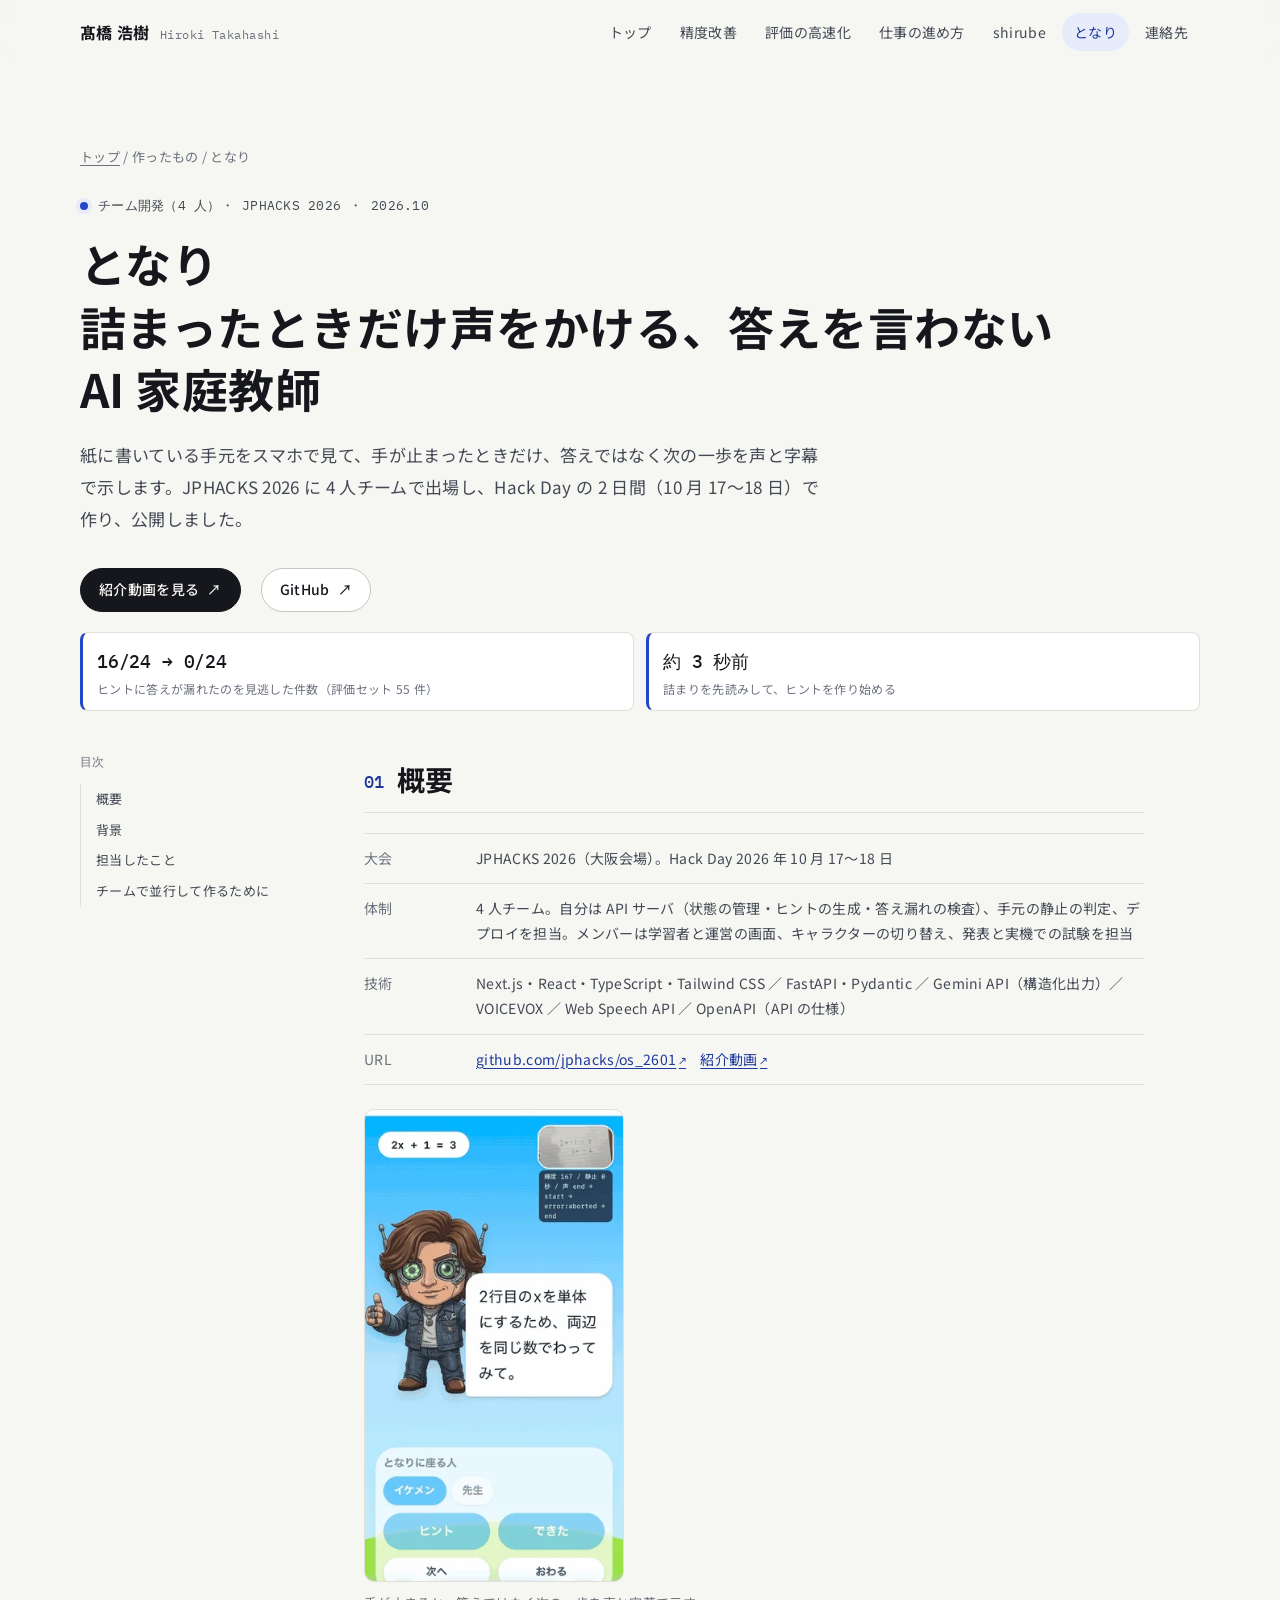
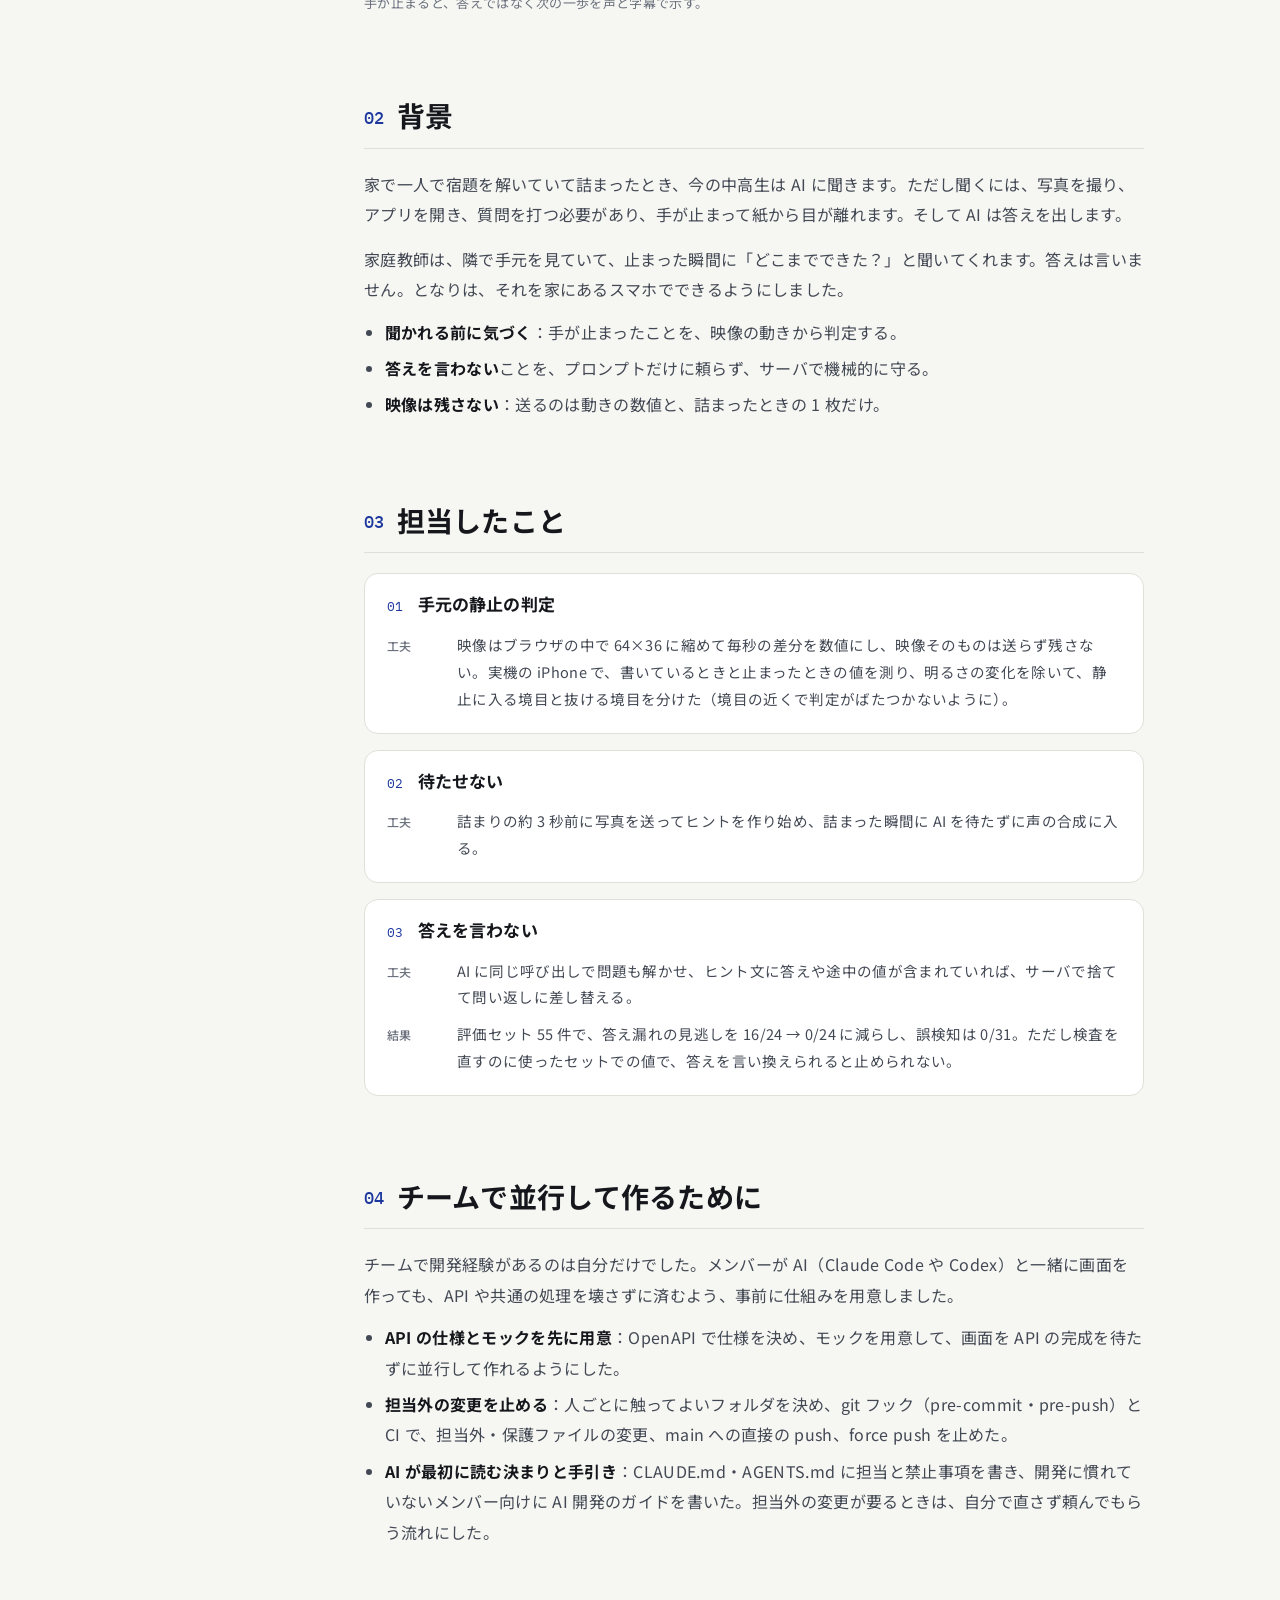
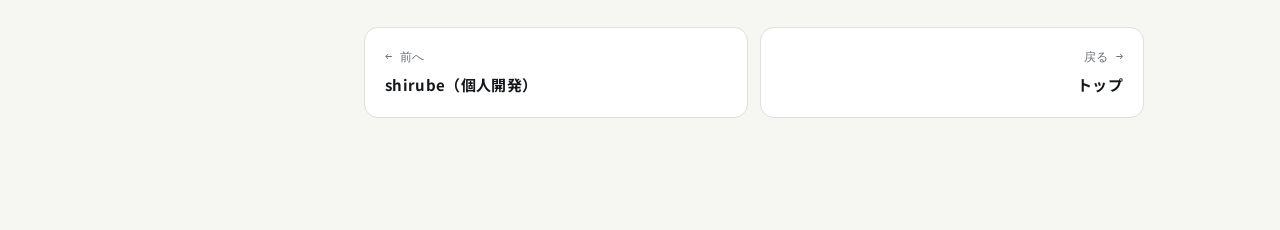
<file: tonari.html>
<!doctype html>
<html lang="ja">
<head>
  <meta charset="utf-8">
  <meta name="viewport" content="width=device-width, initial-scale=1">
  <title>となり（JPHACKS 2026）| 髙橋 浩樹</title>
  <meta name="description" content="手元を見て、詰まったときだけ声をかける、答えを言わない AI 家庭教師「となり」。JPHACKS 2026 に 4 人チームで出場し、API サーバと静止の判定、答え漏れの検査、デプロイを担当しました。">
  <meta property="og:type" content="article">
  <meta property="og:title" content="となり（JPHACKS 2026）| 髙橋 浩樹">
  <meta property="og:description" content="詰まったときだけ声をかける、答えを言わない AI 家庭教師。">
  <meta name="theme-color" content="#f6f6f2" media="(prefers-color-scheme: light)">
  <meta name="theme-color" content="#101216" media="(prefers-color-scheme: dark)">
  <link rel="icon" href="assets/favicon.svg" type="image/svg+xml">
  <link rel="preconnect" href="https://fonts.googleapis.com">
  <link rel="preconnect" href="https://fonts.gstatic.com" crossorigin>
  <link rel="stylesheet" href="https://fonts.googleapis.com/css2?family=IBM+Plex+Mono:wght@400;500&family=Noto+Sans+JP:wght@400;500;700&display=swap">
  <link rel="stylesheet" href="assets/style.css">
  <script>document.documentElement.classList.add("js")</script>
  <script src="assets/main.js" defer></script>
</head>
<body>
  <a class="skip-link" href="#main">本文へ移動</a>

  <header class="site-header">
    <div class="wrap">
      <a class="brand" href="index.html">髙橋 浩樹 <small>Hiroki Takahashi</small></a>
      <nav class="site-nav" aria-label="サイト内の移動">
        <ul>
          <li><a href="index.html">トップ</a></li>
          <li><a href="work.html">精度改善</a></li>
          <li><a href="eval.html">評価の高速化</a></li>
          <li><a href="workstyle.html">仕事の進め方</a></li>
          <li><a href="shirube.html">shirube</a></li>
          <li><a href="tonari.html" aria-current="page">となり</a></li>
          <li><a href="index.html#contact">連絡先</a></li>
        </ul>
      </nav>
    </div>
  </header>

  <main id="main">
    <div class="wrap">
      <div class="doc-hero">
        <p class="crumbs"><a href="index.html">トップ</a> / 作ったもの / となり</p>
        <p class="eyebrow">チーム開発（4 人）・ JPHACKS 2026 ・ 2026.10</p>
        <h1>となり<br>詰まったときだけ声をかける、答えを言わない AI 家庭教師</h1>
        <p class="lead">紙に書いている手元をスマホで見て、手が止まったときだけ、答えではなく次の一歩を声と字幕で示します。JPHACKS 2026 に 4 人チームで出場し、Hack Day の 2 日間（10 月 17〜18 日）で作り、公開しました。</p>
        <div class="link-row">
          <a class="btn btn-primary" href="https://youtube.com/shorts/04hRV0uHNMU">紹介動画を見る <span aria-hidden="true">↗</span></a>
          <a class="btn" href="https://github.com/jphacks/os_2601">GitHub <span aria-hidden="true">↗</span></a>
        </div>
        <div class="stat-row">
          <div class="mini-stat"><b>16/24 → 0/24</b><span>ヒントに答えが漏れたのを見逃した件数（評価セット 55 件）</span></div>
          <div class="mini-stat"><b>約 3 秒前</b><span>詰まりを先読みして、ヒントを作り始める</span></div>
        </div>
      </div>

      <div class="doc-layout">
        <nav class="toc" aria-label="このページの目次" data-spy>
          <p>目次</p>
          <ol>
            <li><a href="#overview">概要</a></li>
            <li><a href="#why">背景</a></li>
            <li><a href="#mine">担当したこと</a></li>
            <li><a href="#team">チームで並行して作るために</a></li>
          </ol>
        </nav>

        <article class="doc">
          <section id="overview" aria-labelledby="h-overview">
            <h2 id="h-overview"><span class="idx">01</span>概要</h2>
            <dl class="facts">
              <dt>大会</dt>
              <dd>JPHACKS 2026（大阪会場）。Hack Day 2026 年 10 月 17〜18 日</dd>
              <dt>体制</dt>
              <dd>4 人チーム。自分は API サーバ（状態の管理・ヒントの生成・答え漏れの検査）、手元の静止の判定、デプロイを担当。メンバーは学習者と運営の画面、キャラクターの切り替え、発表と実機での試験を担当</dd>
              <dt>技術</dt>
              <dd>Next.js・React・TypeScript・Tailwind CSS ／ FastAPI・Pydantic ／ Gemini API（構造化出力）／ VOICEVOX ／ Web Speech API ／ OpenAPI（API の仕様）</dd>
              <dt>URL</dt>
              <dd><a class="ext" href="https://github.com/jphacks/os_2601">github.com/jphacks/os_2601</a>　<a class="ext" href="https://youtube.com/shorts/04hRV0uHNMU">紹介動画</a></dd>
            </dl>
            <figure class="figure">
              <img src="assets/img/tonari.webp" width="320" height="585" loading="lazy" style="max-width:260px" alt="となりの画面。一次方程式の問題文が左上に出て、キャラクターが「2 行目の x を単体にするため、両辺を同じ数でわってみて」とヒントを出している">
              <figcaption>手が止まると、答えではなく次の一歩を声と字幕で示す。</figcaption>
            </figure>
          </section>

          <section id="why" aria-labelledby="h-why">
            <h2 id="h-why"><span class="idx">02</span>背景</h2>
            <p>家で一人で宿題を解いていて詰まったとき、今の中高生は AI に聞きます。ただし聞くには、写真を撮り、アプリを開き、質問を打つ必要があり、手が止まって紙から目が離れます。そして AI は答えを出します。</p>
            <p>家庭教師は、隣で手元を見ていて、止まった瞬間に「どこまでできた？」と聞いてくれます。答えは言いません。となりは、それを家にあるスマホでできるようにしました。</p>
            <ul class="bullets">
              <li><strong>聞かれる前に気づく</strong>：手が止まったことを、映像の動きから判定する。</li>
              <li><strong>答えを言わない</strong>ことを、プロンプトだけに頼らず、サーバで機械的に守る。</li>
              <li><strong>映像は残さない</strong>：送るのは動きの数値と、詰まったときの 1 枚だけ。</li>
            </ul>
          </section>

          <section id="mine" aria-labelledby="h-mine">
            <h2 id="h-mine"><span class="idx">03</span>担当したこと</h2>

            <div class="case">
              <div class="case-head"><span class="idx">01</span><h3>手元の静止の判定</h3></div>
              <dl>
                <dt>工夫</dt>
                <dd>映像はブラウザの中で 64×36 に縮めて毎秒の差分を数値にし、映像そのものは送らず残さない。実機の iPhone で、書いているときと止まったときの値を測り、明るさの変化を除いて、静止に入る境目と抜ける境目を分けた（境目の近くで判定がばたつかないように）。</dd>
              </dl>
            </div>

            <div class="case">
              <div class="case-head"><span class="idx">02</span><h3>待たせない</h3></div>
              <dl>
                <dt>工夫</dt>
                <dd>詰まりの約 3 秒前に写真を送ってヒントを作り始め、詰まった瞬間に AI を待たずに声の合成に入る。</dd>
              </dl>
            </div>

            <div class="case">
              <div class="case-head"><span class="idx">03</span><h3>答えを言わない</h3></div>
              <dl>
                <dt>工夫</dt>
                <dd>AI に同じ呼び出しで問題も解かせ、ヒント文に答えや途中の値が含まれていれば、サーバで捨てて問い返しに差し替える。</dd>
                <dt>結果</dt>
                <dd>評価セット 55 件で、答え漏れの見逃しを 16/24 → 0/24 に減らし、誤検知は 0/31。ただし検査を直すのに使ったセットでの値で、答えを言い換えられると止められない。</dd>
              </dl>
            </div>
          </section>

          <section id="team" aria-labelledby="h-team">
            <h2 id="h-team"><span class="idx">04</span>チームで並行して作るために</h2>
            <p>チームで開発経験があるのは自分だけでした。メンバーが AI（Claude Code や Codex）と一緒に画面を作っても、API や共通の処理を壊さずに済むよう、事前に仕組みを用意しました。</p>
            <ul class="bullets">
              <li><strong>API の仕様とモックを先に用意</strong>：OpenAPI で仕様を決め、モックを用意して、画面を API の完成を待たずに並行して作れるようにした。</li>
              <li><strong>担当外の変更を止める</strong>：人ごとに触ってよいフォルダを決め、git フック（pre-commit・pre-push）と CI で、担当外・保護ファイルの変更、main への直接の push、force push を止めた。</li>
              <li><strong>AI が最初に読む決まりと手引き</strong>：CLAUDE.md・AGENTS.md に担当と禁止事項を書き、開発に慣れていないメンバー向けに AI 開発のガイドを書いた。担当外の変更が要るときは、自分で直さず頼んでもらう流れにした。</li>
            </ul>
          </section>

          <nav class="doc-next" aria-label="ほかのページ">
            <a href="shirube.html"><small>← 前へ</small><b>shirube（個人開発）</b></a>
            <a class="is-next" href="index.html"><small>戻る →</small><b>トップ</b></a>
          </nav>
        </article>
      </div>
    </div>
  </main>

</body>
</html>
</file>
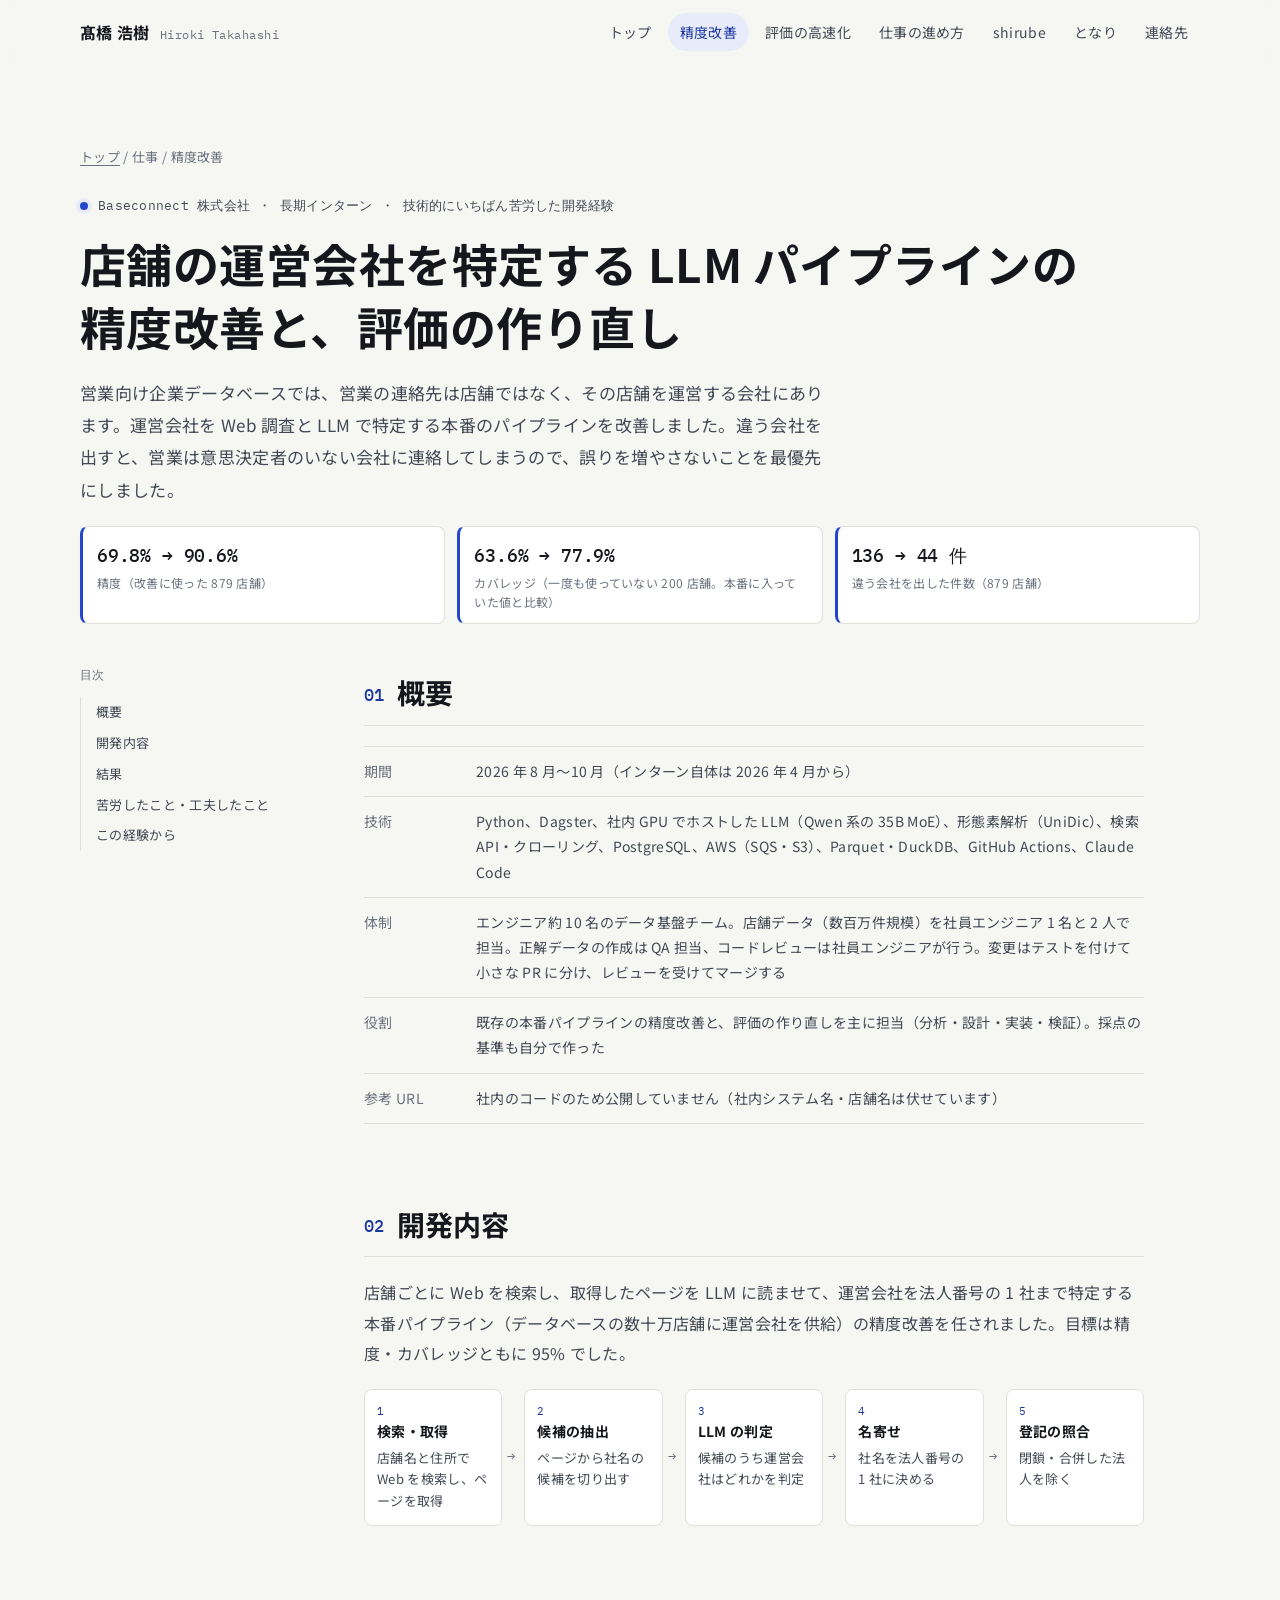
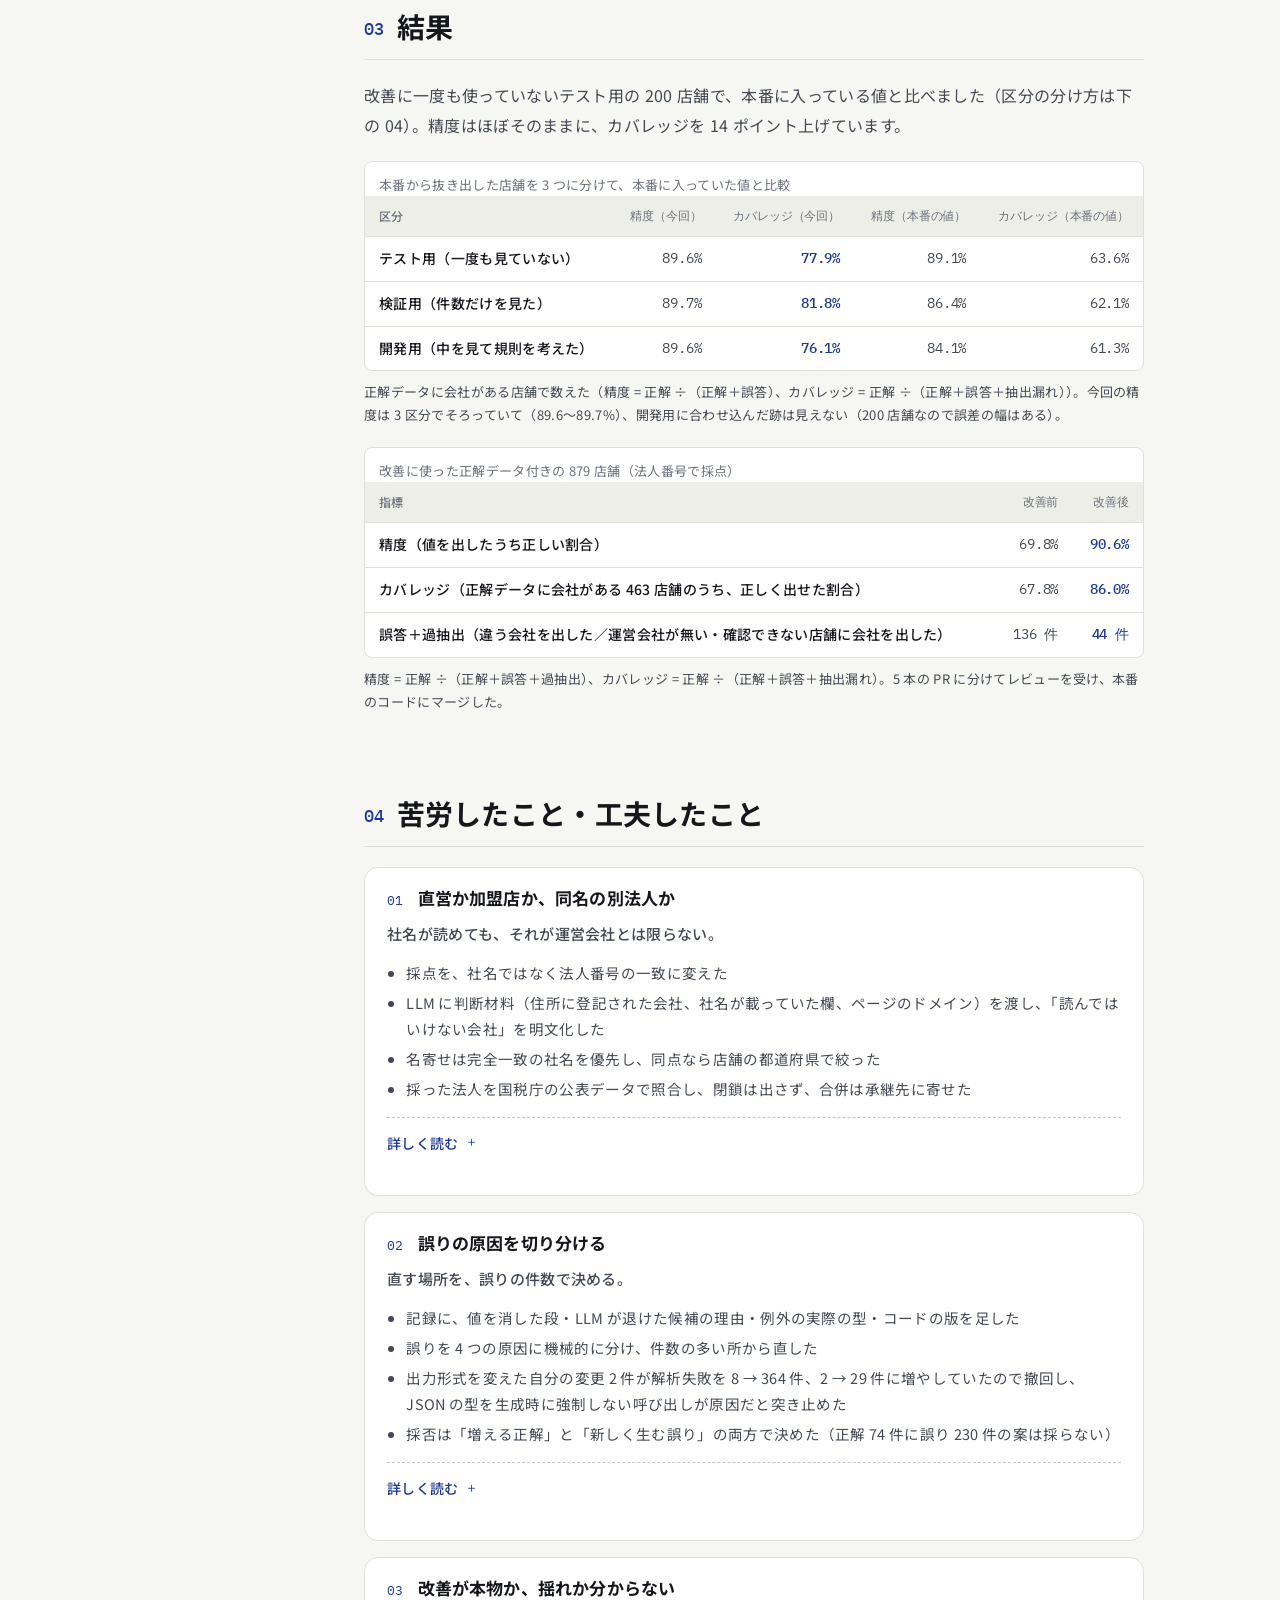
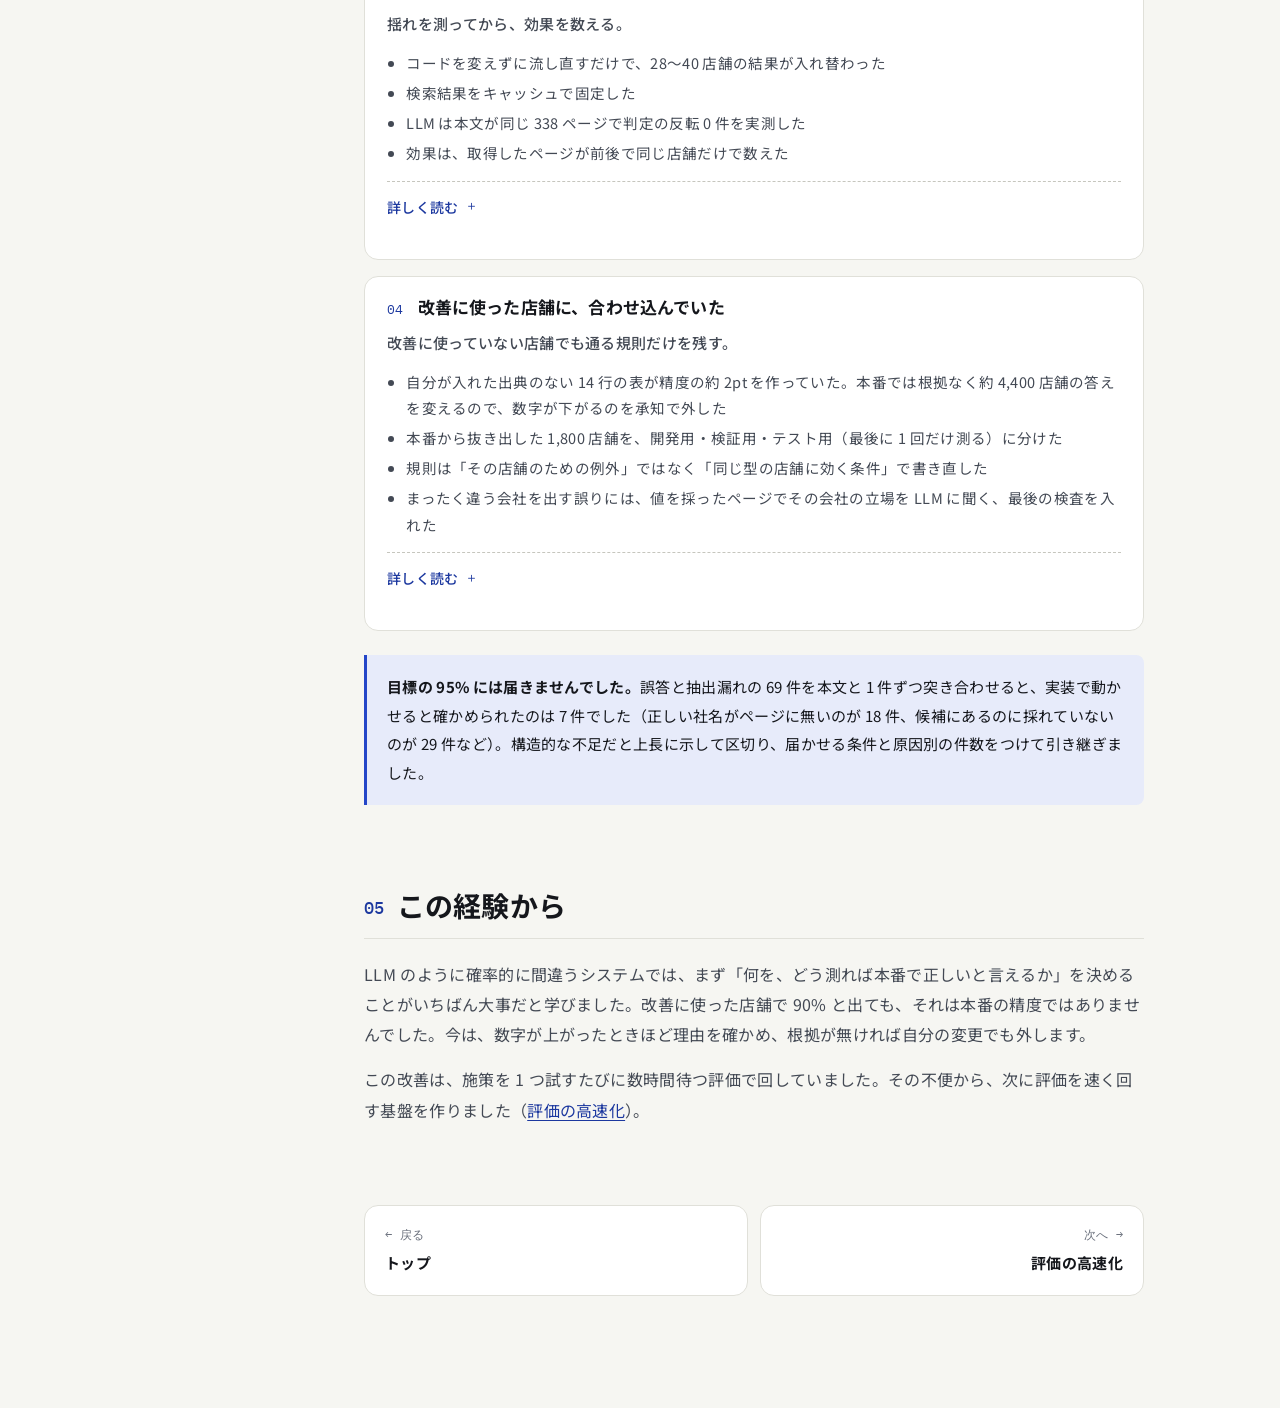
<file: work.html>
<!doctype html>
<html lang="ja">
<head>
  <meta charset="utf-8">
  <meta name="viewport" content="width=device-width, initial-scale=1">
  <title>いちばん苦労した開発経験：運営会社を特定する LLM の精度改善 | 髙橋 浩樹</title>
  <meta name="description" content="Baseconnect の長期インターンで、店舗の運営会社を特定する本番の LLM パイプラインの精度を 69.8% から 90.6% に上げ、評価への合わせ込みに気づいて評価を作り直した経験。">
  <meta property="og:type" content="article">
  <meta property="og:title" content="いちばん苦労した開発経験 | 髙橋 浩樹">
  <meta property="og:description" content="誤りを段階別に数え、揺れから施策の効果を切り離し、合わせ込みに気づいて評価を作り直した。">
  <meta name="theme-color" content="#f6f6f2" media="(prefers-color-scheme: light)">
  <meta name="theme-color" content="#101216" media="(prefers-color-scheme: dark)">
  <link rel="icon" href="assets/favicon.svg" type="image/svg+xml">
  <link rel="preconnect" href="https://fonts.googleapis.com">
  <link rel="preconnect" href="https://fonts.gstatic.com" crossorigin>
  <link rel="stylesheet" href="https://fonts.googleapis.com/css2?family=IBM+Plex+Mono:wght@400;500&family=Noto+Sans+JP:wght@400;500;700&display=swap">
  <link rel="stylesheet" href="assets/style.css">
  <script>document.documentElement.classList.add("js")</script>
  <script src="assets/main.js" defer></script>
</head>
<body>
  <a class="skip-link" href="#main">本文へ移動</a>

  <header class="site-header">
    <div class="wrap">
      <a class="brand" href="index.html">髙橋 浩樹 <small>Hiroki Takahashi</small></a>
      <nav class="site-nav" aria-label="サイト内の移動">
        <ul>
          <li><a href="index.html">トップ</a></li>
          <li><a href="work.html" aria-current="page">精度改善</a></li>
          <li><a href="eval.html">評価の高速化</a></li>
          <li><a href="workstyle.html">仕事の進め方</a></li>
          <li><a href="shirube.html">shirube</a></li>
          <li><a href="tonari.html">となり</a></li>
          <li><a href="index.html#contact">連絡先</a></li>
        </ul>
      </nav>
    </div>
  </header>

  <main id="main">
    <div class="wrap">
      <div class="doc-hero">
        <p class="crumbs"><a href="index.html">トップ</a> / 仕事 / 精度改善</p>
        <p class="eyebrow">Baseconnect 株式会社 ・ 長期インターン ・ 技術的にいちばん苦労した開発経験</p>
        <h1>店舗の運営会社を特定する LLM パイプラインの精度改善と、評価の作り直し</h1>
        <p class="lead">営業向け企業データベースでは、営業の連絡先は店舗ではなく、その店舗を運営する会社にあります。運営会社を Web 調査と LLM で特定する本番のパイプラインを改善しました。違う会社を出すと、営業は意思決定者のいない会社に連絡してしまうので、誤りを増やさないことを最優先にしました。</p>
        <div class="stat-row">
          <div class="mini-stat"><b>69.8% → 90.6%</b><span>精度（改善に使った 879 店舗）</span></div>
          <div class="mini-stat"><b>63.6% → 77.9%</b><span>カバレッジ（一度も使っていない 200 店舗。本番に入っていた値と比較）</span></div>
          <div class="mini-stat"><b>136 → 44 件</b><span>違う会社を出した件数（879 店舗）</span></div>
        </div>
      </div>

      <div class="doc-layout">
        <nav class="toc" aria-label="このページの目次" data-spy>
          <p>目次</p>
          <ol>
            <li><a href="#overview">概要</a></li>
            <li><a href="#background">開発内容</a></li>
            <li><a href="#result">結果</a></li>
            <li><a href="#challenges">苦労したこと・工夫したこと</a></li>
            <li><a href="#learned">この経験から</a></li>
          </ol>
        </nav>

        <article class="doc">
          <section id="overview" aria-labelledby="h-overview">
            <h2 id="h-overview"><span class="idx">01</span>概要</h2>
            <dl class="facts">
              <dt>期間</dt>
              <dd>2026 年 8 月〜10 月（インターン自体は 2026 年 4 月から）</dd>
              <dt>技術</dt>
              <dd>Python、Dagster、社内 GPU でホストした LLM（Qwen 系の 35B MoE）、形態素解析（UniDic）、検索 API・クローリング、PostgreSQL、AWS（SQS・S3）、Parquet・DuckDB、GitHub Actions、Claude Code</dd>
              <dt>体制</dt>
              <dd>エンジニア約 10 名のデータ基盤チーム。店舗データ（数百万件規模）を社員エンジニア 1 名と 2 人で担当。正解データの作成は QA 担当、コードレビューは社員エンジニアが行う。変更はテストを付けて小さな PR に分け、レビューを受けてマージする</dd>
              <dt>役割</dt>
              <dd>既存の本番パイプラインの精度改善と、評価の作り直しを主に担当（分析・設計・実装・検証）。採点の基準も自分で作った</dd>
              <dt>参考 URL</dt>
              <dd>社内のコードのため公開していません（社内システム名・店舗名は伏せています）</dd>
            </dl>
          </section>

          <section id="background" aria-labelledby="h-background">
            <h2 id="h-background"><span class="idx">02</span>開発内容</h2>
            <p>店舗ごとに Web を検索し、取得したページを LLM に読ませて、運営会社を法人番号の 1 社まで特定する本番パイプライン（データベースの数十万店舗に運営会社を供給）の精度改善を任されました。目標は精度・カバレッジともに 95% でした。</p>
            <ol class="flow" style="--n:5" aria-label="処理の流れ">
              <li><b>検索・取得</b>店舗名と住所で Web を検索し、ページを取得</li>
              <li><b>候補の抽出</b>ページから社名の候補を切り出す</li>
              <li><b>LLM の判定</b>候補のうち運営会社はどれかを判定</li>
              <li><b>名寄せ</b>社名を法人番号の 1 社に決める</li>
              <li><b>登記の照合</b>閉鎖・合併した法人を除く</li>
            </ol>
          </section>

          <section id="result" aria-labelledby="h-result">
            <h2 id="h-result"><span class="idx">03</span>結果</h2>
            <p>改善に一度も使っていないテスト用の 200 店舗で、本番に入っている値と比べました（区分の分け方は下の 04）。精度はほぼそのままに、カバレッジを 14 ポイント上げています。</p>
            <div class="table-wrap">
              <table class="wide">
                <caption>本番から抜き出した店舗を 3 つに分けて、本番に入っていた値と比較</caption>
                <thead>
                  <tr><th scope="col">区分</th><th scope="col" class="n">精度（今回）</th><th scope="col" class="n">カバレッジ（今回）</th><th scope="col" class="n">精度（本番の値）</th><th scope="col" class="n">カバレッジ（本番の値）</th></tr>
                </thead>
                <tbody>
                  <tr><th scope="row">テスト用（一度も見ていない）</th><td class="n">89.6%</td><td class="n good">77.9%</td><td class="n">89.1%</td><td class="n">63.6%</td></tr>
                  <tr><th scope="row">検証用（件数だけを見た）</th><td class="n">89.7%</td><td class="n good">81.8%</td><td class="n">86.4%</td><td class="n">62.1%</td></tr>
                  <tr><th scope="row">開発用（中を見て規則を考えた）</th><td class="n">89.6%</td><td class="n good">76.1%</td><td class="n">84.1%</td><td class="n">61.3%</td></tr>
                </tbody>
              </table>
            </div>
            <p class="table-note">正解データに会社がある店舗で数えた（精度 = 正解 ÷（正解＋誤答）、カバレッジ = 正解 ÷（正解＋誤答＋抽出漏れ））。今回の精度は 3 区分でそろっていて（89.6〜89.7%）、開発用に合わせ込んだ跡は見えない（200 店舗なので誤差の幅はある）。</p>

            <div class="table-wrap">
              <table>
                <caption>改善に使った正解データ付きの 879 店舗（法人番号で採点）</caption>
                <thead><tr><th scope="col">指標</th><th scope="col" class="n">改善前</th><th scope="col" class="n">改善後</th></tr></thead>
                <tbody>
                  <tr><th scope="row">精度（値を出したうち正しい割合）</th><td class="n">69.8%</td><td class="n good">90.6%</td></tr>
                  <tr><th scope="row">カバレッジ（正解データに会社がある 463 店舗のうち、正しく出せた割合）</th><td class="n">67.8%</td><td class="n good">86.0%</td></tr>
                  <tr><th scope="row">誤答＋過抽出（違う会社を出した／運営会社が無い・確認できない店舗に会社を出した）</th><td class="n">136 件</td><td class="n good">44 件</td></tr>
                </tbody>
              </table>
            </div>
            <p class="table-note">精度 = 正解 ÷（正解＋誤答＋過抽出）、カバレッジ = 正解 ÷（正解＋誤答＋抽出漏れ）。5 本の PR に分けてレビューを受け、本番のコードにマージした。</p>
          </section>

          <section id="challenges" aria-labelledby="h-challenges">
            <h2 id="h-challenges"><span class="idx">04</span>苦労したこと・工夫したこと</h2>

            <div class="case">
              <div class="case-head"><span class="idx">01</span><h3>直営か加盟店か、同名の別法人か</h3></div>
              <p class="case-catch">社名が読めても、それが運営会社とは限らない。</p>
              <ul class="points">
                <li>採点を、社名ではなく法人番号の一致に変えた</li>
                <li>LLM に判断材料（住所に登記された会社、社名が載っていた欄、ページのドメイン）を渡し、「読んではいけない会社」を明文化した</li>
                <li>名寄せは完全一致の社名を優先し、同点なら店舗の都道府県で絞った</li>
                <li>採った法人を国税庁の公表データで照合し、閉鎖は出さず、合併は承継先に寄せた</li>
              </ul>
              <details>
                <summary>詳しく読む</summary>
                <dl>
                  <dt>課題</dt>
                  <dd>チェーン店は本部の直営店と加盟店（フランチャイズ）が混ざり、加盟店で本部を出すと誤りになり、直営のブランドで加盟店に寄せても誤る。社名が読めても、同名の別法人、「〇〇ホールディングス」と事業会社、閉鎖・合併した法人の中から 1 社に決める必要がある。しかも評価は社名で採点していて、同名の別法人を出しても正解に数えていた。</dd>
                  <dt>工夫</dt>
                  <dd>ブランドから本部を即答する層は、即答した 119 件がすべて正しいことを全数で確かめて残し、即答できない店だけをページから判定した。LLM には、ページ上のどの欄の社名か（「運営会社」か「募集主」か）も渡した。名寄せは「ホールディングス」との差を別に扱い、同名の候補が 1 社だけなら都道府県で絞らず、本社が別の県にある全国チェーンを落とさないようにした。加盟店の扱いは正解データの作成者と基準をすり合わせた。ページだけでは決めきれない型は、ブランドのマスタに本部の直営割合を持たせれば止められると示して引き継いだ。</dd>
                </dl>
              </details>
            </div>

            <div class="case">
              <div class="case-head"><span class="idx">02</span><h3>誤りの原因を切り分ける</h3></div>
              <p class="case-catch">直す場所を、誤りの件数で決める。</p>
              <ul class="points">
                <li>記録に、値を消した段・LLM が退けた候補の理由・例外の実際の型・コードの版を足した</li>
                <li>誤りを 4 つの原因に機械的に分け、件数の多い所から直した</li>
                <li>出力形式を変えた自分の変更 2 件が解析失敗を 8 → 364 件、2 → 29 件に増やしていたので撤回し、JSON の型を生成時に強制しない呼び出しが原因だと突き止めた</li>
                <li>採否は「増える正解」と「新しく生む誤り」の両方で決めた（正解 74 件に誤り 230 件の案は採らない）</li>
              </ul>
              <details>
                <summary>詳しく読む</summary>
                <dl>
                  <dt>課題</dt>
                  <dd>判定の記録は残っていたが、どの段で値を消したか、例外の本当の型（リトライの例外に包まれて消えていた）はログにしか無く、誤りを段階別に数えられなかった。その中で、LLM の出力形式を変えた自分の変更 2 件が、応答の解析失敗を増やしていた。2 件目は誤答の増減だけを見て、一度採用していた。</dd>
                  <dt>工夫</dt>
                  <dd>誤りを「材料が無い／候補にしていない／判定で落ちた／別の法人になった」に機械的に分けて、直す場所を件数で決めた。自分の変更 2 件は、同じ原因で説明できるはずだと考えて呼び出し側の設定を読み、原因を突き止めた。以後、変更は解析失敗と、正解 → 誤りを含む全方向の動きで判定し、出力の順序はテストで固定した。</dd>
                </dl>
              </details>
            </div>

            <div class="case">
              <div class="case-head"><span class="idx">03</span><h3>改善が本物か、揺れか分からない</h3></div>
              <p class="case-catch">揺れを測ってから、効果を数える。</p>
              <ul class="points">
                <li>コードを変えずに流し直すだけで、28〜40 店舗の結果が入れ替わった</li>
                <li>検索結果をキャッシュで固定した</li>
                <li>LLM は本文が同じ 338 ページで判定の反転 0 件を実測した</li>
                <li>効果は、取得したページが前後で同じ店舗だけで数えた</li>
              </ul>
              <details>
                <summary>詳しく読む</summary>
                <dl>
                  <dt>課題</dt>
                  <dd>1 つの施策で動くのは数件なので、全体の精度で採否を決めると、効かない施策を採ってしまう。</dd>
                  <dt>工夫</dt>
                  <dd>temperature 0 でも GPU の推論は揺れうるので、LLM の判定が変わらないことは前提にせず実測した。残る揺れはページの取得だと分かったので、施策の効果は、取得したページが前後で同じ店舗だけで数えた。</dd>
                </dl>
              </details>
            </div>

            <div class="case">
              <div class="case-head"><span class="idx">04</span><h3>改善に使った店舗に、合わせ込んでいた</h3></div>
              <p class="case-catch">改善に使っていない店舗でも通る規則だけを残す。</p>
              <ul class="points">
                <li>自分が入れた出典のない 14 行の表が精度の約 2pt を作っていた。本番では根拠なく約 4,400 店舗の答えを変えるので、数字が下がるのを承知で外した</li>
                <li>本番から抜き出した 1,800 店舗を、開発用・検証用・テスト用（最後に 1 回だけ測る）に分けた</li>
                <li>規則は「その店舗のための例外」ではなく「同じ型の店舗に効く条件」で書き直した</li>
                <li>まったく違う会社を出す誤りには、値を採ったページでその会社の立場を LLM に聞く、最後の検査を入れた</li>
              </ul>
              <details>
                <summary>詳しく読む</summary>
                <dl>
                  <dt>課題</dt>
                  <dd>14 行の表を外しても、新しい 400 店舗で測り直すと精度は 62% だった。外れた 50 件を 1 件ずつ見ると、改修前からの誤りが 36 件、改善で足した規則が別の店舗で外れたものが 14 件だった。</dd>
                  <dt>工夫</dt>
                  <dd>1,800 店舗は難しさの偏りをそろえて、開発用（1,000 店舗。中を見て規則を考える）・検証用（600 店舗。件数だけを見る）・テスト用（200 店舗）に分け、開発用と検証用の両方で、増える正解と新しく生む誤りを数えて採否を決めた。最後の検査は、モールの管理会社、別の会社の求人広告、隣の店のインボイス番号などを出す誤りが対象で、施設の管理会社・別の店・広告と読めるときだけ値を捨てる。迷うときは値を残す方に倒し、当て直して正しい答えを 1 件も捨てないことを確かめた。マスタの値が原因の誤りはコードで上書きせず、マスタの担当者に修正を依頼した。</dd>
                </dl>
              </details>
            </div>

            <div class="callout">
              <p><strong>目標の 95% には届きませんでした。</strong>誤答と抽出漏れの 69 件を本文と 1 件ずつ突き合わせると、実装で動かせると確かめられたのは 7 件でした（正しい社名がページに無いのが 18 件、候補にあるのに採れていないのが 29 件など）。構造的な不足だと上長に示して区切り、届かせる条件と原因別の件数をつけて引き継ぎました。</p>
            </div>
          </section>

          <section id="learned" aria-labelledby="h-learned">
            <h2 id="h-learned"><span class="idx">05</span>この経験から</h2>
            <p>LLM のように確率的に間違うシステムでは、まず「何を、どう測れば本番で正しいと言えるか」を決めることがいちばん大事だと学びました。改善に使った店舗で 90% と出ても、それは本番の精度ではありませんでした。今は、数字が上がったときほど理由を確かめ、根拠が無ければ自分の変更でも外します。</p>
            <p>この改善は、施策を 1 つ試すたびに数時間待つ評価で回していました。その不便から、次に評価を速く回す基盤を作りました（<a href="eval.html">評価の高速化</a>）。</p>
          </section>

          <nav class="doc-next" aria-label="ほかのページ">
            <a href="index.html"><small>← 戻る</small><b>トップ</b></a>
            <a class="is-next" href="eval.html"><small>次へ →</small><b>評価の高速化</b></a>
          </nav>
        </article>
      </div>
    </div>
  </main>

</body>
</html>
</file>
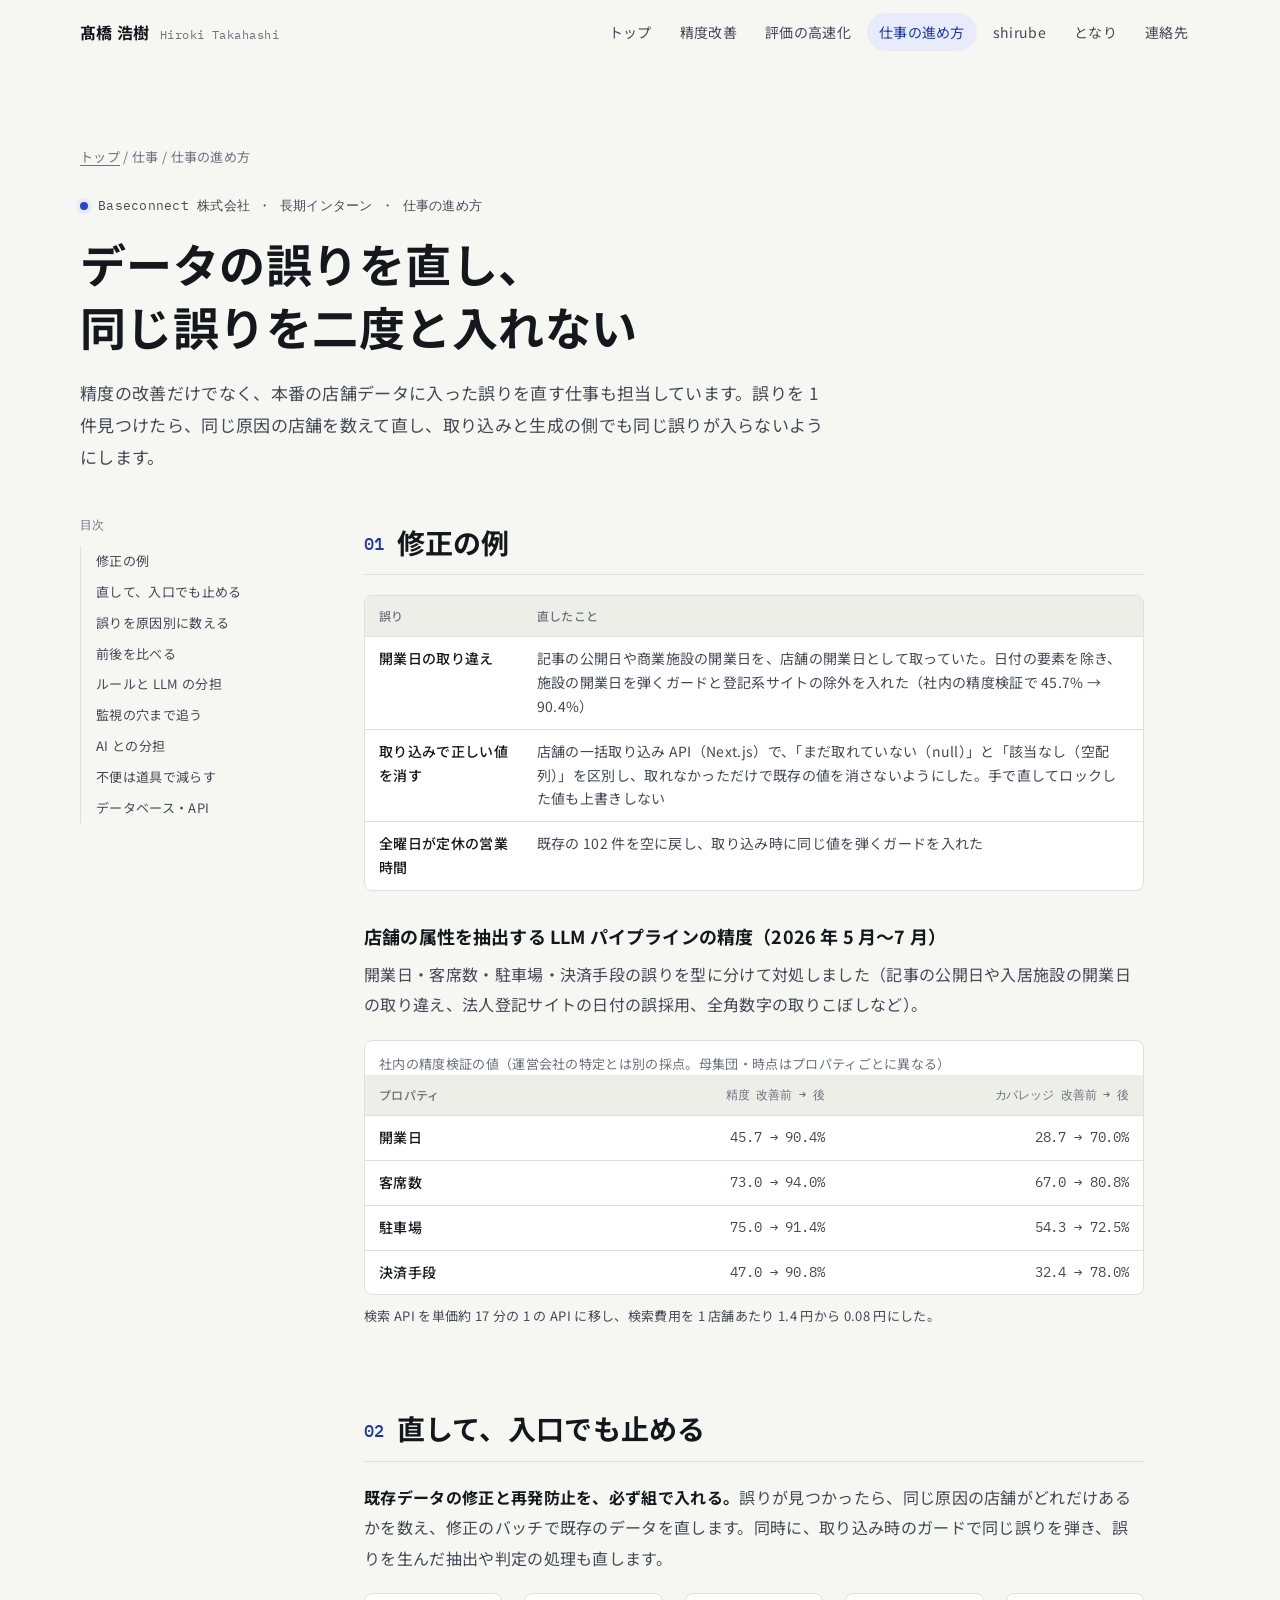
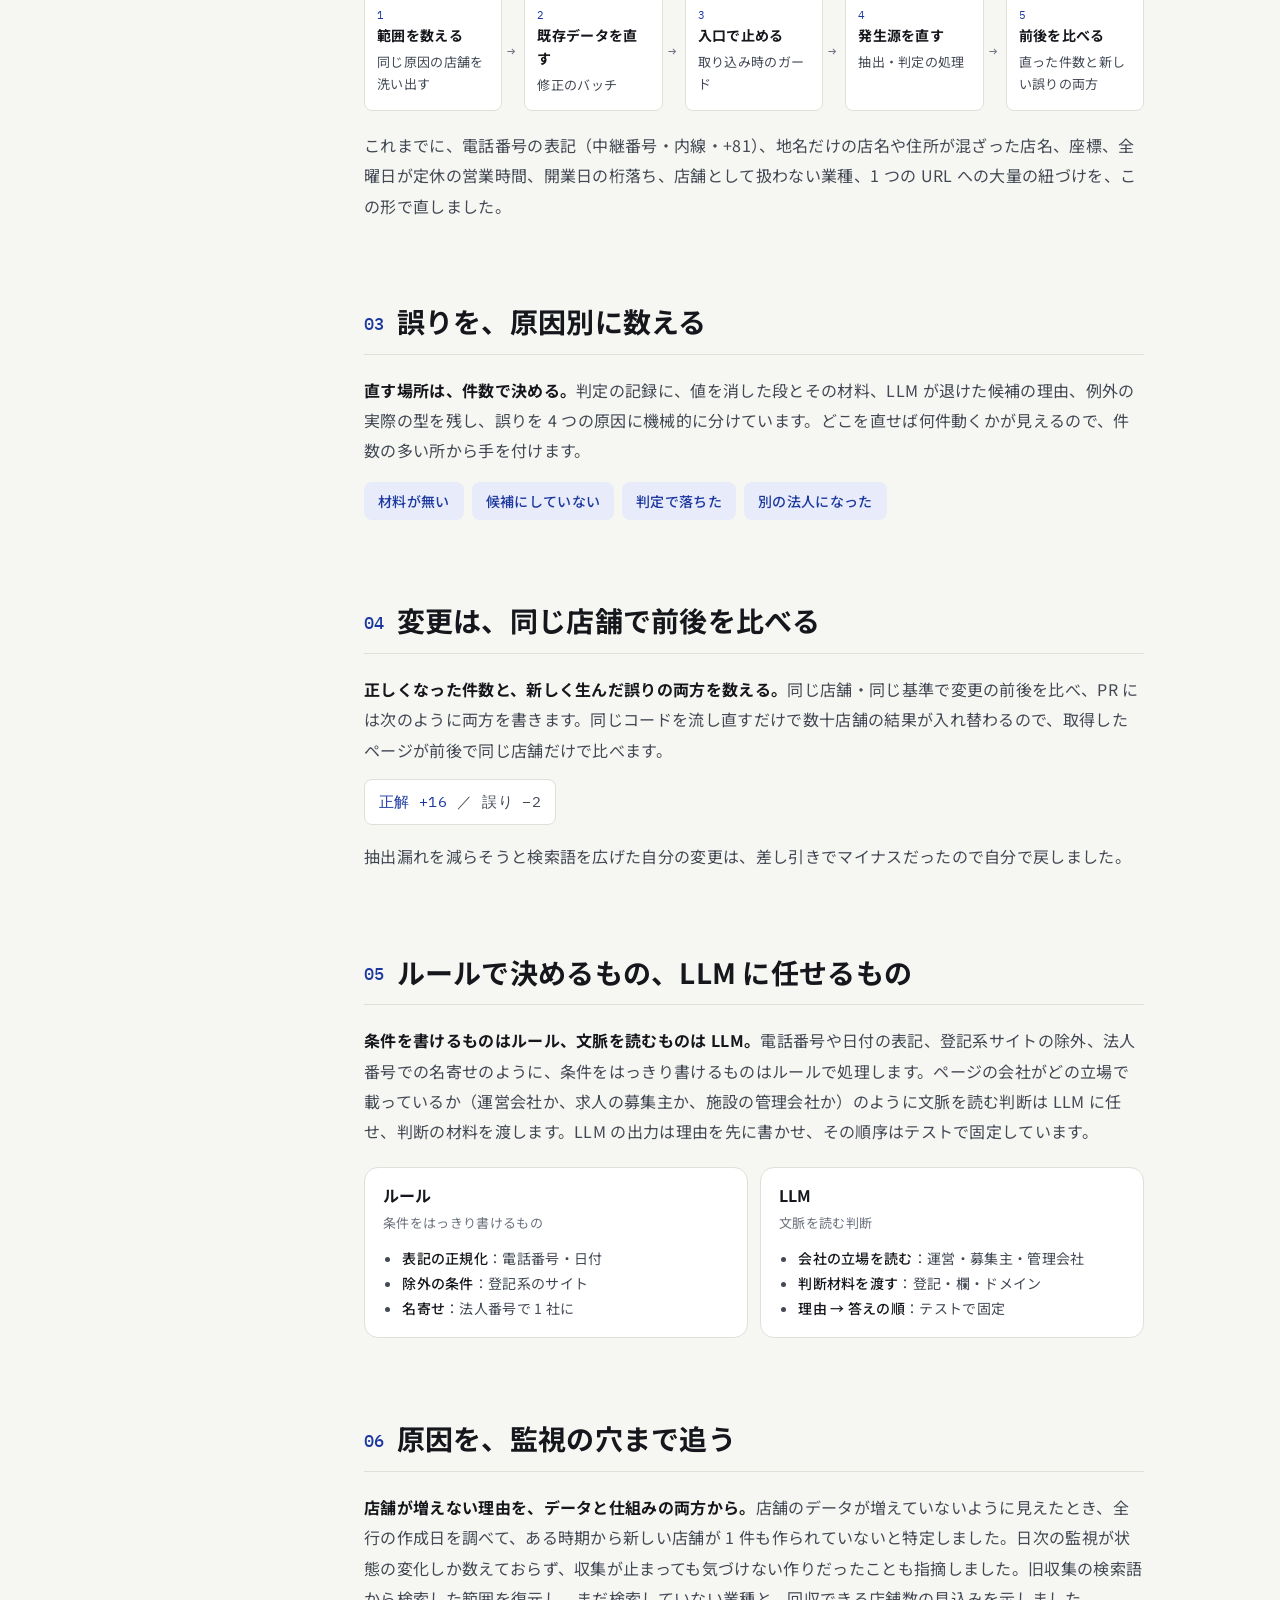
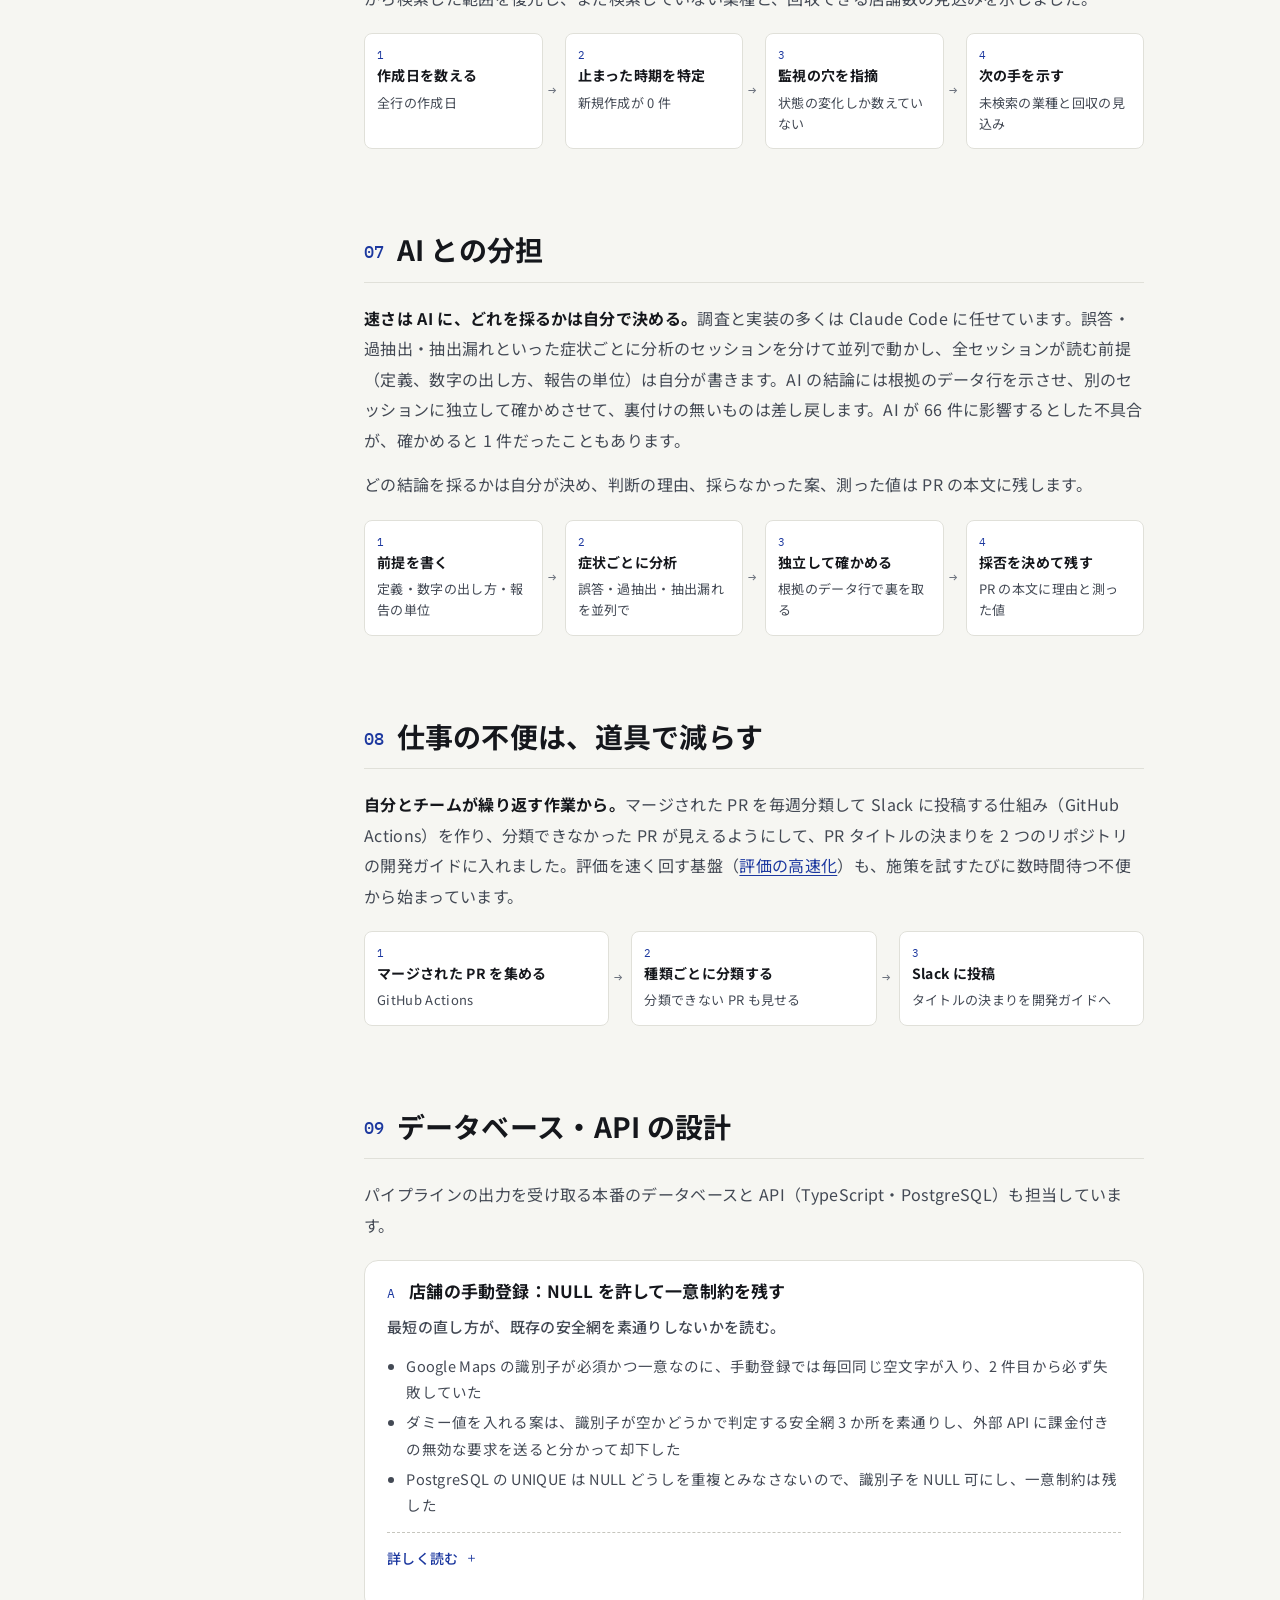
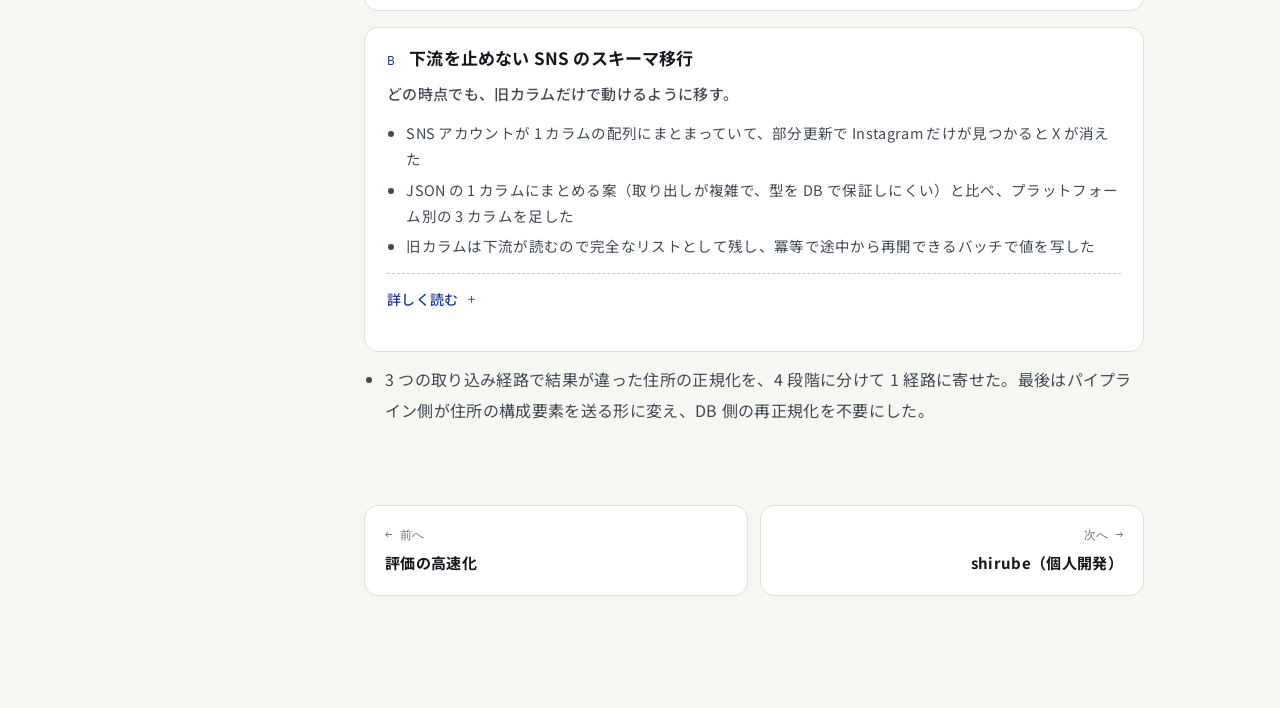
<file: workstyle.html>
<!doctype html>
<html lang="ja">
<head>
  <meta charset="utf-8">
  <meta name="viewport" content="width=device-width, initial-scale=1">
  <title>仕事の進め方：データの誤りを直し、同じ誤りを二度と入れない | 髙橋 浩樹</title>
  <meta name="description" content="長期インターンでの仕事の進め方。データの修正と再発防止を組で入れ、誤りを原因別に数え、変更は同じ店舗で前後を比べる。ルールと LLM、AI と自分の分担。">
  <meta property="og:type" content="article">
  <meta property="og:title" content="仕事の進め方 | 髙橋 浩樹">
  <meta property="og:description" content="データの誤りを直し、同じ誤りを二度と入れない。">
  <meta name="theme-color" content="#f6f6f2" media="(prefers-color-scheme: light)">
  <meta name="theme-color" content="#101216" media="(prefers-color-scheme: dark)">
  <link rel="icon" href="assets/favicon.svg" type="image/svg+xml">
  <link rel="preconnect" href="https://fonts.googleapis.com">
  <link rel="preconnect" href="https://fonts.gstatic.com" crossorigin>
  <link rel="stylesheet" href="https://fonts.googleapis.com/css2?family=IBM+Plex+Mono:wght@400;500&family=Noto+Sans+JP:wght@400;500;700&display=swap">
  <link rel="stylesheet" href="assets/style.css">
  <script>document.documentElement.classList.add("js")</script>
  <script src="assets/main.js" defer></script>
</head>
<body>
  <a class="skip-link" href="#main">本文へ移動</a>

  <header class="site-header">
    <div class="wrap">
      <a class="brand" href="index.html">髙橋 浩樹 <small>Hiroki Takahashi</small></a>
      <nav class="site-nav" aria-label="サイト内の移動">
        <ul>
          <li><a href="index.html">トップ</a></li>
          <li><a href="work.html">精度改善</a></li>
          <li><a href="eval.html">評価の高速化</a></li>
          <li><a href="workstyle.html" aria-current="page">仕事の進め方</a></li>
          <li><a href="shirube.html">shirube</a></li>
          <li><a href="tonari.html">となり</a></li>
          <li><a href="index.html#contact">連絡先</a></li>
        </ul>
      </nav>
    </div>
  </header>

  <main id="main">
    <div class="wrap">
      <div class="doc-hero">
        <p class="crumbs"><a href="index.html">トップ</a> / 仕事 / 仕事の進め方</p>
        <p class="eyebrow">Baseconnect 株式会社 ・ 長期インターン ・ 仕事の進め方</p>
        <h1>データの誤りを直し、<br>同じ誤りを二度と入れない</h1>
        <p class="lead">精度の改善だけでなく、本番の店舗データに入った誤りを直す仕事も担当しています。誤りを 1 件見つけたら、同じ原因の店舗を数えて直し、取り込みと生成の側でも同じ誤りが入らないようにします。</p>
      </div>

      <div class="doc-layout">
        <nav class="toc" aria-label="このページの目次" data-spy>
          <p>目次</p>
          <ol>
            <li><a href="#fixes">修正の例</a></li>
            <li><a href="#prevent">直して、入口でも止める</a></li>
            <li><a href="#causes">誤りを原因別に数える</a></li>
            <li><a href="#compare">前後を比べる</a></li>
            <li><a href="#rules">ルールと LLM の分担</a></li>
            <li><a href="#monitoring">監視の穴まで追う</a></li>
            <li><a href="#ai">AI との分担</a></li>
            <li><a href="#tools">不便は道具で減らす</a></li>
            <li><a href="#database">データベース・API</a></li>
          </ol>
        </nav>

        <article class="doc">
          <section id="fixes" aria-labelledby="h-fixes">
            <h2 id="h-fixes"><span class="idx">01</span>修正の例</h2>
            <div class="table-wrap">
              <table>
                <thead><tr><th scope="col">誤り</th><th scope="col">直したこと</th></tr></thead>
                <tbody>
                  <tr><th scope="row">開業日の取り違え</th><td>記事の公開日や商業施設の開業日を、店舗の開業日として取っていた。日付の要素を除き、施設の開業日を弾くガードと登記系サイトの除外を入れた（社内の精度検証で 45.7% → 90.4%）</td></tr>
                  <tr><th scope="row">取り込みで正しい値を消す</th><td>店舗の一括取り込み API（Next.js）で、「まだ取れていない（null）」と「該当なし（空配列）」を区別し、取れなかっただけで既存の値を消さないようにした。手で直してロックした値も上書きしない</td></tr>
                  <tr><th scope="row">全曜日が定休の営業時間</th><td>既存の 102 件を空に戻し、取り込み時に同じ値を弾くガードを入れた</td></tr>
                </tbody>
              </table>
            </div>

            <h3>店舗の属性を抽出する LLM パイプラインの精度（2026 年 5 月〜7 月）</h3>
            <p>開業日・客席数・駐車場・決済手段の誤りを型に分けて対処しました（記事の公開日や入居施設の開業日の取り違え、法人登記サイトの日付の誤採用、全角数字の取りこぼしなど）。</p>
            <div class="table-wrap">
              <table>
                <caption>社内の精度検証の値（運営会社の特定とは別の採点。母集団・時点はプロパティごとに異なる）</caption>
                <thead><tr><th scope="col">プロパティ</th><th scope="col" class="n">精度 改善前 → 後</th><th scope="col" class="n">カバレッジ 改善前 → 後</th></tr></thead>
                <tbody>
                  <tr><th scope="row">開業日</th><td class="n">45.7 → 90.4%</td><td class="n">28.7 → 70.0%</td></tr>
                  <tr><th scope="row">客席数</th><td class="n">73.0 → 94.0%</td><td class="n">67.0 → 80.8%</td></tr>
                  <tr><th scope="row">駐車場</th><td class="n">75.0 → 91.4%</td><td class="n">54.3 → 72.5%</td></tr>
                  <tr><th scope="row">決済手段</th><td class="n">47.0 → 90.8%</td><td class="n">32.4 → 78.0%</td></tr>
                </tbody>
              </table>
            </div>
            <p class="table-note">検索 API を単価約 17 分の 1 の API に移し、検索費用を 1 店舗あたり 1.4 円から 0.08 円にした。</p>
          </section>

          <section id="prevent" aria-labelledby="h-prevent">
            <h2 id="h-prevent"><span class="idx">02</span>直して、入口でも止める</h2>
            <p><strong>既存データの修正と再発防止を、必ず組で入れる。</strong>誤りが見つかったら、同じ原因の店舗がどれだけあるかを数え、修正のバッチで既存のデータを直します。同時に、取り込み時のガードで同じ誤りを弾き、誤りを生んだ抽出や判定の処理も直します。</p>
            <ol class="flow" style="--n:5" aria-label="修正と再発防止の流れ">
              <li><b>範囲を数える</b>同じ原因の店舗を洗い出す</li>
              <li><b>既存データを直す</b>修正のバッチ</li>
              <li><b>入口で止める</b>取り込み時のガード</li>
              <li><b>発生源を直す</b>抽出・判定の処理</li>
              <li><b>前後を比べる</b>直った件数と新しい誤りの両方</li>
            </ol>
            <p style="margin-top:1.2em">これまでに、電話番号の表記（中継番号・内線・+81）、地名だけの店名や住所が混ざった店名、座標、全曜日が定休の営業時間、開業日の桁落ち、店舗として扱わない業種、1 つの URL への大量の紐づけを、この形で直しました。</p>
          </section>

          <section id="causes" aria-labelledby="h-causes">
            <h2 id="h-causes"><span class="idx">03</span>誤りを、原因別に数える</h2>
            <p><strong>直す場所は、件数で決める。</strong>判定の記録に、値を消した段とその材料、LLM が退けた候補の理由、例外の実際の型を残し、誤りを 4 つの原因に機械的に分けています。どこを直せば何件動くかが見えるので、件数の多い所から手を付けます。</p>
            <ul class="chips" aria-label="誤りの分け方">
              <li>材料が無い</li>
              <li>候補にしていない</li>
              <li>判定で落ちた</li>
              <li>別の法人になった</li>
            </ul>
          </section>

          <section id="compare" aria-labelledby="h-compare">
            <h2 id="h-compare"><span class="idx">04</span>変更は、同じ店舗で前後を比べる</h2>
            <p><strong>正しくなった件数と、新しく生んだ誤りの両方を数える。</strong>同じ店舗・同じ基準で変更の前後を比べ、PR には次のように両方を書きます。同じコードを流し直すだけで数十店舗の結果が入れ替わるので、取得したページが前後で同じ店舗だけで比べます。</p>
            <p class="diff-example" aria-label="PR に書く例：正解 プラス 16、誤り マイナス 2"><span class="plus">正解 +16</span><span>／</span><span class="minus">誤り −2</span></p>
            <p style="margin-top:1em">抽出漏れを減らそうと検索語を広げた自分の変更は、差し引きでマイナスだったので自分で戻しました。</p>
          </section>

          <section id="rules" aria-labelledby="h-rules">
            <h2 id="h-rules"><span class="idx">05</span>ルールで決めるもの、LLM に任せるもの</h2>
            <p><strong>条件を書けるものはルール、文脈を読むものは LLM。</strong>電話番号や日付の表記、登記系サイトの除外、法人番号での名寄せのように、条件をはっきり書けるものはルールで処理します。ページの会社がどの立場で載っているか（運営会社か、求人の募集主か、施設の管理会社か）のように文脈を読む判断は LLM に任せ、判断の材料を渡します。LLM の出力は理由を先に書かせ、その順序はテストで固定しています。</p>
            <div class="compare">
              <div>
                <h3>ルール</h3>
                <p class="sub">条件をはっきり書けるもの</p>
                <ul>
                  <li><b>表記の正規化</b>：電話番号・日付</li>
                  <li><b>除外の条件</b>：登記系のサイト</li>
                  <li><b>名寄せ</b>：法人番号で 1 社に</li>
                </ul>
              </div>
              <div>
                <h3>LLM</h3>
                <p class="sub">文脈を読む判断</p>
                <ul>
                  <li><b>会社の立場を読む</b>：運営・募集主・管理会社</li>
                  <li><b>判断材料を渡す</b>：登記・欄・ドメイン</li>
                  <li><b>理由 → 答えの順</b>：テストで固定</li>
                </ul>
              </div>
            </div>
          </section>

          <section id="monitoring" aria-labelledby="h-monitoring">
            <h2 id="h-monitoring"><span class="idx">06</span>原因を、監視の穴まで追う</h2>
            <p><strong>店舗が増えない理由を、データと仕組みの両方から。</strong>店舗のデータが増えていないように見えたとき、全行の作成日を調べて、ある時期から新しい店舗が 1 件も作られていないと特定しました。日次の監視が状態の変化しか数えておらず、収集が止まっても気づけない作りだったことも指摘しました。旧収集の検索語から検索した範囲を復元し、まだ検索していない業種と、回収できる店舗数の見込みを示しました。</p>
            <ol class="flow" style="--n:4" aria-label="調べた順">
              <li><b>作成日を数える</b>全行の作成日</li>
              <li><b>止まった時期を特定</b>新規作成が 0 件</li>
              <li><b>監視の穴を指摘</b>状態の変化しか数えていない</li>
              <li><b>次の手を示す</b>未検索の業種と回収の見込み</li>
            </ol>
          </section>

          <section id="ai" aria-labelledby="h-ai">
            <h2 id="h-ai"><span class="idx">07</span>AI との分担</h2>
            <p><strong>速さは AI に、どれを採るかは自分で決める。</strong>調査と実装の多くは Claude Code に任せています。誤答・過抽出・抽出漏れといった症状ごとに分析のセッションを分けて並列で動かし、全セッションが読む前提（定義、数字の出し方、報告の単位）は自分が書きます。AI の結論には根拠のデータ行を示させ、別のセッションに独立して確かめさせて、裏付けの無いものは差し戻します。AI が 66 件に影響するとした不具合が、確かめると 1 件だったこともあります。</p>
            <p>どの結論を採るかは自分が決め、判断の理由、採らなかった案、測った値は PR の本文に残します。</p>
            <ol class="flow" style="--n:4" aria-label="AI との進め方">
              <li><b>前提を書く</b>定義・数字の出し方・報告の単位</li>
              <li><b>症状ごとに分析</b>誤答・過抽出・抽出漏れを並列で</li>
              <li><b>独立して確かめる</b>根拠のデータ行で裏を取る</li>
              <li><b>採否を決めて残す</b>PR の本文に理由と測った値</li>
            </ol>
          </section>

          <section id="tools" aria-labelledby="h-tools">
            <h2 id="h-tools"><span class="idx">08</span>仕事の不便は、道具で減らす</h2>
            <p><strong>自分とチームが繰り返す作業から。</strong>マージされた PR を毎週分類して Slack に投稿する仕組み（GitHub Actions）を作り、分類できなかった PR が見えるようにして、PR タイトルの決まりを 2 つのリポジトリの開発ガイドに入れました。評価を速く回す基盤（<a href="eval.html">評価の高速化</a>）も、施策を試すたびに数時間待つ不便から始まっています。</p>
            <ol class="flow" style="--n:3" aria-label="週次の PR まとめ">
              <li><b>マージされた PR を集める</b>GitHub Actions</li>
              <li><b>種類ごとに分類する</b>分類できない PR も見せる</li>
              <li><b>Slack に投稿</b>タイトルの決まりを開発ガイドへ</li>
            </ol>
          </section>

          <section id="database" aria-labelledby="h-database">
            <h2 id="h-database"><span class="idx">09</span>データベース・API の設計</h2>
            <p>パイプラインの出力を受け取る本番のデータベースと API（TypeScript・PostgreSQL）も担当しています。</p>

            <div class="case">
              <div class="case-head"><span class="idx">A</span><h3>店舗の手動登録：NULL を許して一意制約を残す</h3></div>
              <p class="case-catch">最短の直し方が、既存の安全網を素通りしないかを読む。</p>
              <ul class="points">
                <li>Google Maps の識別子が必須かつ一意なのに、手動登録では毎回同じ空文字が入り、2 件目から必ず失敗していた</li>
                <li>ダミー値を入れる案は、識別子が空かどうかで判定する安全網 3 か所を素通りし、外部 API に課金付きの無効な要求を送ると分かって却下した</li>
                <li>PostgreSQL の UNIQUE は NULL どうしを重複とみなさないので、識別子を NULL 可にし、一意制約は残した</li>
              </ul>
              <details>
                <summary>詳しく読む</summary>
                <dl>
                  <dt>工夫</dt>
                  <dd>パイプライン側の入力の型が識別子を必須とし、未知のキーを拒否していたので、デプロイの順序をパイプライン → DB に固定し、5 本の PR に分けた。重複登録の検出は、数百万行に部分一致用の索引を新たに保つより、同じ店名での再申請を既存の索引が効く完全一致（入力を全角・半角の 2 通りにして照合）で拾う方が安いと判断した。</dd>
                </dl>
              </details>
            </div>

            <div class="case">
              <div class="case-head"><span class="idx">B</span><h3>下流を止めない SNS のスキーマ移行</h3></div>
              <p class="case-catch">どの時点でも、旧カラムだけで動けるように移す。</p>
              <ul class="points">
                <li>SNS アカウントが 1 カラムの配列にまとまっていて、部分更新で Instagram だけが見つかると X が消えた</li>
                <li>JSON の 1 カラムにまとめる案（取り出しが複雑で、型を DB で保証しにくい）と比べ、プラットフォーム別の 3 カラムを足した</li>
                <li>旧カラムは下流が読むので完全なリストとして残し、冪等で途中から再開できるバッチで値を写した</li>
              </ul>
              <details>
                <summary>詳しく読む</summary>
                <dl>
                  <dt>課題</dt>
                  <dd>ロックと取得元の URL も SNS 全体で 1 つしか持てず、手で直した値が別の SNS の更新と一緒に上書きされた。</dd>
                  <dt>工夫</dt>
                  <dd>値を写すバッチ → 管理画面 → 検証ツール → 製造側の順に読み書き先を移した（expand / contract）。分類のドメイン判定も部分一致から末尾一致に直し、誤分類されていた 1,826 件の URL を是正した。</dd>
                </dl>
              </details>
            </div>

            <ul class="bullets">
              <li>3 つの取り込み経路で結果が違った住所の正規化を、4 段階に分けて 1 経路に寄せた。最後はパイプライン側が住所の構成要素を送る形に変え、DB 側の再正規化を不要にした。</li>
            </ul>
          </section>

          <nav class="doc-next" aria-label="ほかのページ">
            <a href="eval.html"><small>← 前へ</small><b>評価の高速化</b></a>
            <a class="is-next" href="shirube.html"><small>次へ →</small><b>shirube（個人開発）</b></a>
          </nav>
        </article>
      </div>
    </div>
  </main>

</body>
</html>
</file>
<file: assets/style.css>
/* ============================================================
   髙橋 浩樹 ポートフォリオ
   色・余白・文字はすべてここのトークンから使う
   ============================================================ */

:root {
  --bg: #f6f6f2;
  --bg-elev: #ffffff;
  --bg-sunken: #eeeee8;
  --ink: #15171c;
  --ink-2: #434954;
  --ink-3: #6b717d;
  --line: #e0e0d9;
  --line-strong: #c6c6be;
  --accent: #2446c8;
  --accent-ink: #1c389f;
  --accent-soft: #e7ebfa;
  --before: #c5c8cf;
  --grid: rgba(21, 23, 28, 0.045);
  --shadow: 0 1px 2px rgba(21, 23, 28, 0.04), 0 8px 24px rgba(21, 23, 28, 0.06);

  --font-sans: "Noto Sans JP", "Hiragino Sans", "Hiragino Kaku Gothic ProN", "Yu Gothic UI", Meiryo, sans-serif;
  --font-mono: "IBM Plex Mono", ui-monospace, "SFMono-Regular", Menlo, monospace;

  --wrap: 1120px;
  --gutter: clamp(16px, 4vw, 40px);
  --radius: 14px;
  --radius-sm: 8px;
  color-scheme: light;
}

@media (prefers-color-scheme: dark) {
  :root:not([data-theme="light"]) {
    --bg: #101216;
    --bg-elev: #181b21;
    --bg-sunken: #0c0e11;
    --ink: #eceef2;
    --ink-2: #b9bfca;
    --ink-3: #8b919d;
    --line: #272b33;
    --line-strong: #3a3f49;
    --accent: #8fa7ff;
    --accent-ink: #b4c4ff;
    --accent-soft: #1c2440;
    --before: #474c57;
    --grid: rgba(236, 238, 242, 0.04);
    --shadow: 0 1px 2px rgba(0, 0, 0, 0.3), 0 8px 24px rgba(0, 0, 0, 0.3);
    color-scheme: dark;
  }
}

:root[data-theme="dark"] {
  --bg: #101216;
  --bg-elev: #181b21;
  --bg-sunken: #0c0e11;
  --ink: #eceef2;
  --ink-2: #b9bfca;
  --ink-3: #8b919d;
  --line: #272b33;
  --line-strong: #3a3f49;
  --accent: #8fa7ff;
  --accent-ink: #b4c4ff;
  --accent-soft: #1c2440;
  --before: #474c57;
  --grid: rgba(236, 238, 242, 0.04);
  --shadow: 0 1px 2px rgba(0, 0, 0, 0.3), 0 8px 24px rgba(0, 0, 0, 0.3);
  color-scheme: dark;
}

/* ---------- base ---------- */

*,
*::before,
*::after { box-sizing: border-box; }

html {
  -webkit-text-size-adjust: 100%;
  scroll-behavior: smooth;
  scroll-padding-top: 80px;
}

body {
  margin: 0;
  background: var(--bg);
  color: var(--ink);
  font-family: var(--font-sans);
  font-size: 16px;
  line-height: 1.9;
  letter-spacing: 0.02em;
  font-feature-settings: "palt" 0;
  -webkit-font-smoothing: antialiased;
  overflow-x: hidden;
}

img { max-width: 100%; height: auto; display: block; }

[hidden] { display: none !important; }

a { color: var(--accent-ink); text-underline-offset: 0.2em; text-decoration-thickness: 1px; }
a:hover { text-decoration-thickness: 2px; }

:focus-visible {
  outline: 2px solid var(--accent);
  outline-offset: 3px;
  border-radius: 4px;
}

h1, h2, h3, h4 { line-height: 1.45; margin: 0; letter-spacing: 0.01em; }
p { margin: 0; }
p + p { margin-top: 1em; }

.mono { font-family: var(--font-mono); letter-spacing: 0; }
.num { font-family: var(--font-mono); font-variant-numeric: tabular-nums; letter-spacing: -0.01em; }

.wrap {
  width: 100%;
  max-width: calc(var(--wrap) + var(--gutter) * 2);
  margin: 0 auto;
  padding: 0 var(--gutter);
}

.skip-link {
  position: absolute;
  left: 12px;
  top: -48px;
  background: var(--ink);
  color: var(--bg);
  padding: 8px 14px;
  border-radius: var(--radius-sm);
  z-index: 100;
}
.skip-link:focus { top: 12px; }

.visually-hidden {
  position: absolute !important;
  width: 1px; height: 1px;
  overflow: hidden; clip: rect(0 0 0 0);
  white-space: nowrap;
}

/* ---------- header ---------- */

.site-header {
  position: sticky;
  top: 0;
  z-index: 50;
  background: color-mix(in srgb, var(--bg) 82%, transparent);
  backdrop-filter: saturate(1.4) blur(12px);
  -webkit-backdrop-filter: saturate(1.4) blur(12px);
  border-bottom: 1px solid transparent;
  transition: border-color 0.2s;
}
.site-header.is-scrolled { border-bottom-color: var(--line); }

.site-header .wrap {
  display: flex;
  align-items: center;
  justify-content: space-between;
  gap: 16px;
  height: 64px;
}

.brand {
  display: flex;
  align-items: baseline;
  gap: 10px;
  color: var(--ink);
  text-decoration: none;
  font-weight: 700;
  white-space: nowrap;
}
.brand small {
  font-family: var(--font-mono);
  font-weight: 400;
  font-size: 12px;
  color: var(--ink-3);
  letter-spacing: 0.04em;
}

.site-nav ul {
  display: flex;
  gap: 4px;
  list-style: none;
  margin: 0;
  padding: 0;
}
.site-nav a {
  display: block;
  padding: 6px 12px;
  border-radius: 999px;
  color: var(--ink-2);
  font-size: 14px;
  text-decoration: none;
  white-space: nowrap;
}
.site-nav a:hover { background: var(--bg-sunken); color: var(--ink); }
.site-nav a[aria-current="true"],
.site-nav a[aria-current="page"] { color: var(--accent-ink); background: var(--accent-soft); }

@media (max-width: 860px) {
  .site-header .wrap { height: auto; flex-direction: column; align-items: stretch; gap: 0; padding-top: 10px; }
  .site-nav { margin: 0 calc(var(--gutter) * -1); overflow-x: auto; scrollbar-width: none; }
  .site-nav::-webkit-scrollbar { display: none; }
  .site-nav ul { padding: 6px var(--gutter) 10px; width: max-content; }
  .site-nav a { padding: 4px 10px; font-size: 13px; }
  html { scroll-padding-top: 110px; }
}

/* ---------- buttons / links ---------- */

.btn {
  display: inline-flex;
  align-items: center;
  gap: 8px;
  min-height: 44px;
  padding: 10px 18px;
  border-radius: 999px;
  border: 1px solid var(--line-strong);
  background: var(--bg-elev);
  color: var(--ink);
  font: inherit;
  font-size: 14px;
  font-weight: 500;
  line-height: 1.4;
  text-decoration: none;
  cursor: pointer;
  transition: border-color 0.15s, background 0.15s, transform 0.15s;
}
.btn:hover { border-color: var(--ink-3); text-decoration: none; }
.btn:active { transform: translateY(1px); }
.btn-primary { background: var(--ink); color: var(--bg); border-color: var(--ink); }
.btn-primary:hover { background: var(--accent-ink); border-color: var(--accent-ink); color: #fff; }
.btn svg { width: 16px; height: 16px; flex: none; }

.more {
  display: inline-flex;
  align-items: center;
  gap: 6px;
  font-weight: 500;
  font-size: 15px;
  text-decoration: none;
  color: var(--accent-ink);
}
.more::after {
  content: "→";
  font-family: var(--font-mono);
  transition: transform 0.15s;
}
.more:hover::after { transform: translateX(3px); }
.more:hover { text-decoration: underline; }

.ext::after {
  content: "↗";
  font-family: var(--font-mono);
  font-size: 0.85em;
  margin-left: 0.2em;
}

/* ---------- hero ---------- */

.hero {
  position: relative;
  padding: clamp(56px, 10vw, 128px) 0 clamp(56px, 8vw, 96px);
  isolation: isolate;
}
.hero::before {
  content: "";
  position: absolute;
  inset: 0;
  z-index: -1;
  background-image:
    linear-gradient(var(--grid) 1px, transparent 1px),
    linear-gradient(90deg, var(--grid) 1px, transparent 1px);
  background-size: 28px 28px;
  -webkit-mask-image: linear-gradient(to bottom, #000 30%, transparent 100%);
  mask-image: linear-gradient(to bottom, #000 30%, transparent 100%);
}

.eyebrow {
  display: inline-flex;
  align-items: center;
  gap: 10px;
  font-family: var(--font-mono);
  font-size: 13px;
  color: var(--ink-2);
  letter-spacing: 0.02em;
}
.eyebrow::before {
  content: "";
  width: 8px; height: 8px;
  border-radius: 50%;
  background: var(--accent);
  box-shadow: 0 0 0 4px var(--accent-soft);
}

/* 自己紹介：名前を大きく、その下に所属と一言 */
.hero-intro { max-width: 820px; }
.hero-roman {
  font-family: var(--font-mono);
  font-size: 13px;
  letter-spacing: 0.18em;
  text-transform: uppercase;
  color: var(--accent-ink);
}
.hero-name {
  margin-top: 8px;
  font-size: clamp(32px, 4.4vw, 48px);
  font-weight: 700;
  line-height: 1.3;
  letter-spacing: 0.04em;
}
.hero-name rt {
  font-size: 11px;
  font-weight: 400;
  letter-spacing: 0.15em;
  color: var(--ink-3);
}
.hero-facts { margin: 28px 0 0; display: grid; gap: 8px; }
.hero-facts > div { display: flex; flex-wrap: wrap; gap: 2px 16px; align-items: baseline; }
.hero-facts dt { width: 6.5em; flex: none; font-size: 13px; color: var(--ink-3); }
.hero-facts dd { margin: 0; font-size: 15px; color: var(--ink); }
.hero .lead {
  margin-top: 24px;
  max-width: 40em;
  font-size: clamp(15px, 1.6vw, 17px);
  color: var(--ink-2);
}
.hero-actions { display: flex; flex-wrap: wrap; gap: 8px; margin-top: 28px; }

.entry-list {
  list-style: none;
  margin: clamp(40px, 6vw, 64px) 0 0;
  padding: 0;
  display: grid;
  grid-template-columns: repeat(2, minmax(0, 1fr));
  gap: 12px;
}
.entry-list a {
  display: grid;
  grid-template-columns: minmax(0, 1fr) auto;
  gap: 4px 16px;
  align-items: center;
  height: 100%;
  padding: 16px 20px;
  border: 1px solid var(--line);
  border-radius: var(--radius);
  background: var(--bg-elev);
  color: var(--ink);
  text-decoration: none;
  transition: border-color 0.15s, transform 0.15s, box-shadow 0.15s;
}
.entry-list a:hover { border-color: var(--accent); box-shadow: var(--shadow); transform: translateY(-1px); }
.entry-kind {
  grid-column: 1 / -1;
  font-family: var(--font-mono);
  font-size: 12px;
  color: var(--ink-3);
  line-height: 1.5;
}
.entry-title { font-weight: 700; font-size: 15px; line-height: 1.6; }
.entry-title span { display: block; font-weight: 400; font-size: 13px; color: var(--ink-2); }
.entry-arrow { font-family: var(--font-mono); color: var(--accent); transition: transform 0.15s; }
.entry-list a:hover .entry-arrow { transform: translateX(3px); }

@media (max-width: 760px) {
  .entry-list { grid-template-columns: minmax(0, 1fr); }
}

/* ---------- sections ---------- */

.section {
  padding: clamp(64px, 9vw, 112px) 0;
  border-top: 1px solid var(--line);
}

.section-head {
  display: grid;
  grid-template-columns: minmax(0, 1fr);
  gap: 12px;
  margin-bottom: clamp(32px, 5vw, 56px);
  max-width: 760px;
}
.section-label {
  font-family: var(--font-mono);
  font-size: 13px;
  color: var(--accent-ink);
  letter-spacing: 0.04em;
}
.section-label b { font-weight: 500; color: var(--ink-3); margin-right: 10px; }
.section-title {
  font-size: clamp(26px, 3.6vw, 38px);
  font-weight: 700;
}
.section-intro { color: var(--ink-2); margin-top: 8px; }

/* ---------- metrics ---------- */

.metrics {
  display: grid;
  grid-template-columns: repeat(4, minmax(0, 1fr));
  gap: 1px;
  background: var(--line);
  border: 1px solid var(--line);
  border-radius: var(--radius);
  overflow: hidden;
}
.metric {
  background: var(--bg-elev);
  padding: 22px 22px 20px;
  display: flex;
  flex-direction: column;
  gap: 10px;
}
.metric-label { font-size: 13px; font-weight: 500; color: var(--ink-2); line-height: 1.6; min-height: 3.2em; }
@media (max-width: 520px) { .metric-label { min-height: 0; } }
.metric-value {
  display: flex;
  align-items: baseline;
  flex-wrap: wrap;
  gap: 4px 8px;
  font-family: var(--font-mono);
  font-variant-numeric: tabular-nums;
  letter-spacing: -0.02em;
  line-height: 1.2;
}
.metric-value .from { font-size: 16px; color: var(--ink-3); }
.metric-value .arrow { font-size: 14px; color: var(--ink-3); }
.metric-value strong { font-size: clamp(28px, 3vw, 34px); font-weight: 500; color: var(--ink); }
.metric-value small { font-size: 14px; color: var(--ink-2); }
.metric-note { font-size: 12px; color: var(--ink-3); line-height: 1.7; margin-top: auto; }

.meter { display: grid; gap: 4px; margin: 2px 0 4px; }
.meter span {
  display: block;
  height: 6px;
  width: calc(var(--v) * 1%);
  border-radius: 3px;
  background: var(--before);
  transform-origin: left center;
  transition: transform 0.9s cubic-bezier(0.2, 0.7, 0.2, 1);
}
.meter span.after { background: var(--accent); transition-delay: 0.15s; }
.js .meter:not(.is-visible) span { transform: scaleX(0); }

@media (max-width: 960px) {
  .metrics { grid-template-columns: repeat(2, minmax(0, 1fr)); }
}
@media (max-width: 520px) {
  .metrics { grid-template-columns: minmax(0, 1fr); }
}

/* ---------- work list ---------- */

.work-grid {
  display: grid;
  grid-template-columns: minmax(0, 1fr) minmax(0, 1.25fr);
  gap: clamp(32px, 5vw, 64px);
  margin-top: clamp(40px, 6vw, 64px);
}
.work-about p { color: var(--ink-2); }
.work-about .more { margin-top: 24px; }
.note { font-size: 13px; color: var(--ink-3); line-height: 1.75; }
.work-about .note { margin-top: 20px; }

.task-list { list-style: none; margin: 0; padding: 0; border-top: 1px solid var(--line); }
.task-list li {
  padding: 18px 0;
  border-bottom: 1px solid var(--line);
}
.task-list h3 { font-size: 16px; font-weight: 700; }
.task-list h3 a { color: var(--ink); text-decoration: none; }
.task-list h3 a:hover { color: var(--accent-ink); text-decoration: underline; }
.more-list { list-style: none; margin: 24px 0 0; padding: 0; display: grid; gap: 8px; }
.task-list p { font-size: 14px; color: var(--ink-2); margin-top: 4px; line-height: 1.8; }
.tag-main {
  display: inline-block;
  font-size: 11px;
  font-weight: 500;
  padding: 1px 8px;
  margin-left: 6px;
  border-radius: 999px;
  background: var(--accent-soft);
  color: var(--accent-ink);
  vertical-align: 2px;
}

@media (max-width: 860px) {
  .work-grid { grid-template-columns: minmax(0, 1fr); }
}

/* ---------- projects ---------- */

.projects { display: grid; gap: clamp(24px, 4vw, 40px); }

.project {
  display: grid;
  grid-template-columns: minmax(0, 1fr) minmax(0, 1.1fr);
  background: var(--bg-elev);
  border: 1px solid var(--line);
  border-radius: 20px;
  overflow: hidden;
}
.project-media {
  position: relative;
  background: var(--bg-sunken);
  display: flex;
  align-items: center;
  justify-content: center;
  padding: clamp(20px, 3vw, 36px);
  min-height: 320px;
  border-right: 1px solid var(--line);
}
.project-media img {
  border-radius: 10px;
  box-shadow: var(--shadow);
  border: 1px solid var(--line);
}
.project-media.is-shirube img { max-height: 520px; width: 100%; object-fit: cover; object-position: top; }
.project-media.is-phone img { width: min(240px, 70%); border-radius: 22px; border: 6px solid #1b1d22; }

.project-body { padding: clamp(24px, 3.5vw, 40px); display: flex; flex-direction: column; gap: 16px; }
.project-meta { font-family: var(--font-mono); font-size: 12px; color: var(--ink-3); display: flex; flex-wrap: wrap; gap: 4px 14px; }
.project-meta .live { color: var(--accent-ink); }
.project-meta .live::before {
  content: "";
  display: inline-block;
  width: 7px; height: 7px;
  border-radius: 50%;
  background: currentColor;
  margin-right: 6px;
  vertical-align: 1px;
}
.project h3 { font-size: clamp(24px, 3vw, 30px); font-weight: 700; line-height: 1.3; }
.project h3 small { font-size: 0.55em; font-weight: 500; color: var(--ink-3); margin-left: 8px; }
.project h3 a { color: var(--ink); text-decoration: none; }
.project h3 a::after { content: "→"; font-family: var(--font-mono); font-size: 0.6em; color: var(--accent); margin-left: 10px; display: inline-block; transition: transform 0.15s; }
.project h3 a:hover { color: var(--accent-ink); text-decoration: underline; text-decoration-thickness: 2px; }
.project h3 a:hover::after { transform: translateX(3px); }
.project-catch { font-weight: 500; font-size: 16px; line-height: 1.7; }
.project-desc { font-size: 15px; color: var(--ink-2); }

.mini-stats { display: grid; grid-template-columns: repeat(auto-fit, minmax(150px, 1fr)); gap: 10px; margin: 4px 0; }
.mini-stat { border-left: 2px solid var(--accent); padding: 2px 0 2px 12px; }
.mini-stat b {
  display: block;
  font-family: var(--font-mono);
  font-weight: 500;
  font-size: 18px;
  letter-spacing: -0.01em;
  font-variant-numeric: tabular-nums;
}
.mini-stat span { display: block; font-size: 12px; color: var(--ink-3); line-height: 1.6; }

.tags { display: flex; flex-wrap: wrap; gap: 6px; list-style: none; margin: 0; padding: 0; }
.tags li {
  font-family: var(--font-mono);
  font-size: 12px;
  padding: 2px 10px;
  border: 1px solid var(--line-strong);
  border-radius: 999px;
  color: var(--ink-2);
  line-height: 1.7;
}

.link-row { display: flex; flex-wrap: wrap; gap: 8px 20px; align-items: center; margin-top: auto; padding-top: 8px; }
.link-row a:not(.btn) { font-size: 14px; }

@media (max-width: 900px) {
  .project { grid-template-columns: minmax(0, 1fr); }
  .project-media { border-right: 0; border-bottom: 1px solid var(--line); min-height: 0; }
  .project-media.is-shirube img { max-height: 360px; }
}

/* ---------- principles ---------- */

.principles {
  display: grid;
  grid-template-columns: repeat(2, minmax(0, 1fr));
  gap: 16px;
  counter-reset: pr;
}
.principle {
  counter-increment: pr;
  position: relative;
  background: var(--bg-elev);
  border: 1px solid var(--line);
  border-radius: var(--radius);
  padding: 26px 26px 24px;
}
.principle::before {
  content: counter(pr, decimal-leading-zero);
  font-family: var(--font-mono);
  font-size: 13px;
  color: var(--accent-ink);
}
.principle h3 { font-size: 19px; font-weight: 700; margin: 6px 0 12px; }
.principle p { font-size: 15px; color: var(--ink-2); }
.principle .evidence {
  margin-top: 16px;
  padding-top: 14px;
  border-top: 1px dashed var(--line-strong);
  font-size: 13px;
  color: var(--ink-3);
  line-height: 1.75;
}
.principle .evidence b { color: var(--ink-2); font-weight: 500; }

@media (max-width: 760px) {
  .principles { grid-template-columns: minmax(0, 1fr); }
}

/* AI org */

.org {
  margin-top: clamp(40px, 6vw, 64px);
  display: grid;
  grid-template-columns: minmax(0, 1fr) minmax(0, 1fr);
  gap: clamp(28px, 4vw, 56px);
  align-items: center;
  padding: clamp(24px, 4vw, 44px);
  border-radius: 20px;
  background: var(--accent-soft);
}
.org h3 { font-size: clamp(20px, 2.4vw, 26px); font-weight: 700; margin-bottom: 14px; }
.org p { font-size: 15px; color: var(--ink-2); }

.org-chart { display: grid; gap: 8px; justify-items: center; font-size: 13px; line-height: 1.55; }
.org-node {
  width: 100%;
  background: var(--bg-elev);
  border: 1px solid var(--line-strong);
  border-radius: 10px;
  padding: 10px 14px;
  text-align: center;
}
.org-node b { display: block; font-size: 14px; }
.org-node span { color: var(--ink-3); font-size: 12px; }
.org-node.is-me { border: 2px solid var(--accent); }
.org-row { display: grid; grid-template-columns: repeat(3, minmax(0, 1fr)); gap: 8px; width: 100%; }
.org-row .org-node { padding: 10px 6px; }
.org-arrow { font-family: var(--font-mono); color: var(--ink-3); line-height: 1; }
.org-loop { font-size: 12px; color: var(--ink-3); text-align: center; }

@media (max-width: 860px) {
  .org { grid-template-columns: minmax(0, 1fr); }
}

/* ---------- route timeline ---------- */

.route { list-style: none; margin: 0; padding: 0; position: relative; max-width: 820px; }
.route li:not(:last-child)::after {
  content: "";
  position: absolute;
  left: 9px;
  top: 20px;
  bottom: -6px;
  width: 3px;
  background: var(--accent);
}
.route li:has(+ .is-future)::after {
  background: repeating-linear-gradient(to bottom, var(--line-strong) 0 6px, transparent 6px 11px);
}
.route li {
  position: relative;
  display: grid;
  grid-template-columns: 6.5em minmax(0, 1fr);
  gap: 4px 20px;
  padding: 0 0 32px 44px;
}
.route li:last-child { padding-bottom: 0; }
.route li::before {
  content: "";
  position: absolute;
  left: 0;
  top: 5px;
  width: 21px;
  height: 21px;
  border-radius: 50%;
  background: var(--bg);
  border: 3px solid var(--accent);
  z-index: 1;
}
.route li.is-major::before { background: var(--accent); box-shadow: 0 0 0 4px var(--accent-soft); }
.route li.is-future::before { border-style: dashed; border-color: var(--line-strong); }
.route-date { font-family: var(--font-mono); font-size: 14px; color: var(--ink-3); padding-top: 2px; }
.route h3 { font-size: 17px; font-weight: 700; }
.route p { font-size: 14px; color: var(--ink-2); margin-top: 2px; }

@media (max-width: 560px) {
  .route li { grid-template-columns: minmax(0, 1fr); gap: 0; }
}

/* ---------- skills ---------- */

.skills {
  display: grid;
  grid-template-columns: repeat(2, minmax(0, 1fr));
  gap: 0 48px;
  margin: 0;
}
.skill {
  padding: 20px 0;
  border-top: 1px solid var(--line);
}
.skill dt { font-weight: 700; font-size: 15px; margin-bottom: 8px; }
.skill dd { margin: 0; font-size: 14px; color: var(--ink-2); line-height: 1.85; }

@media (max-width: 760px) {
  .skills { grid-template-columns: minmax(0, 1fr); }
}

/* ---------- contact ---------- */

#contact .section-label { margin-bottom: 20px; font-weight: 400; }
.contact-list { margin: 0; max-width: 640px; border-top: 1px solid var(--line); }
.contact-list > div {
  display: grid;
  grid-template-columns: 6em minmax(0, 1fr);
  gap: 4px 16px;
  align-items: center;
  padding: 14px 0;
  border-bottom: 1px solid var(--line);
}
.contact-list dt { font-size: 13px; color: var(--ink-3); }
.contact-list dd { margin: 0; display: flex; flex-wrap: wrap; align-items: center; gap: 6px 12px; }
.contact-list a { font-family: var(--font-mono); font-size: 16px; letter-spacing: 0; overflow-wrap: anywhere; }
.copy-btn {
  font: inherit;
  font-size: 12px;
  line-height: 1.4;
  min-height: 32px;
  padding: 4px 12px;
  border: 1px solid var(--line-strong);
  border-radius: 999px;
  background: transparent;
  color: var(--ink-2);
  cursor: pointer;
}
.copy-btn:hover { border-color: var(--ink-3); color: var(--ink); }
.copy-status { font-size: 12px; color: var(--ink-3); }

/* ============================================================
   詳細ページ
   ============================================================ */

.doc-hero { padding: clamp(40px, 7vw, 80px) 0 clamp(28px, 4vw, 40px); }
.crumbs { font-size: 13px; color: var(--ink-3); }
.crumbs a { color: var(--ink-3); }
.doc-hero .eyebrow { margin-top: 24px; }
.doc-hero h1 { margin-top: 14px; font-size: clamp(28px, 4.4vw, 46px); font-weight: 700; line-height: 1.35; max-width: 22em; }
.doc-hero .lead { margin-top: 20px; color: var(--ink-2); max-width: 44em; font-size: clamp(15px, 1.6vw, 17px); }
.doc-hero .link-row { margin-top: 24px; }

.doc-layout {
  display: grid;
  grid-template-columns: 220px minmax(0, 1fr);
  gap: clamp(32px, 5vw, 72px);
  padding-bottom: clamp(64px, 9vw, 112px);
}

.toc { position: sticky; top: 88px; align-self: start; font-size: 13px; }
.toc p { font-family: var(--font-mono); color: var(--ink-3); font-size: 12px; margin-bottom: 10px; }
.toc ol { list-style: none; margin: 0; padding: 0; border-left: 1px solid var(--line); }
.toc a {
  display: block;
  padding: 5px 0 5px 14px;
  margin-left: -1px;
  border-left: 2px solid transparent;
  color: var(--ink-2);
  text-decoration: none;
  line-height: 1.6;
}
.toc a:hover { color: var(--ink); }
.toc a[aria-current="true"] { color: var(--accent-ink); border-left-color: var(--accent); font-weight: 500; }

@media (max-width: 1000px) {
  .doc-layout { grid-template-columns: minmax(0, 1fr); }
  .toc { position: static; padding: 16px 18px; border: 1px solid var(--line); border-radius: var(--radius); background: var(--bg-elev); }
  .toc ol { border-left: 0; columns: 2; column-gap: 24px; }
  .toc a { padding-left: 0; border-left: 0; }
}
@media (max-width: 520px) {
  .toc ol { columns: 1; }
}

.doc { max-width: 780px; min-width: 0; }
.doc > section { padding-top: 8px; }
.doc > section + section { margin-top: clamp(48px, 7vw, 72px); }
.doc h2 {
  font-size: clamp(22px, 2.8vw, 28px);
  font-weight: 700;
  margin-bottom: 20px;
  padding-bottom: 12px;
  border-bottom: 1px solid var(--line);
}
.doc h2 .idx { font-family: var(--font-mono); font-weight: 500; font-size: 0.6em; color: var(--accent-ink); margin-right: 12px; vertical-align: 0.2em; }
.doc h3 { font-size: 18px; font-weight: 700; margin: 32px 0 10px; }
.doc p, .doc li { color: var(--ink-2); }
.doc p + p { margin-top: 0.9em; }
.doc .bullets { margin: 12px 0 0; padding-left: 1.3em; }
.doc ol.bullets { padding-left: 1.6em; }
.doc .bullets li + li { margin-top: 6px; }
.doc strong { color: var(--ink); font-weight: 700; }

.facts {
  display: grid;
  grid-template-columns: 8em minmax(0, 1fr);
  margin: 0;
  border-top: 1px solid var(--line);
  font-size: 14px;
}
.facts dt, .facts dd { padding: 12px 0; border-bottom: 1px solid var(--line); line-height: 1.8; }
.facts dt { color: var(--ink-3); }
.facts dd { margin: 0; color: var(--ink-2); }
@media (max-width: 520px) {
  .facts { grid-template-columns: minmax(0, 1fr); }
  .facts dt { border-bottom: 0; padding-bottom: 0; }
  .facts dd { padding-top: 2px; }
}

.flow {
  list-style: none;
  margin: 20px 0 0;
  padding: 0;
  display: grid;
  grid-template-columns: repeat(var(--n, 5), minmax(0, 1fr));
  gap: 22px;
  counter-reset: flow;
}
.flow li {
  counter-increment: flow;
  position: relative;
  background: var(--bg-elev);
  border: 1px solid var(--line);
  border-radius: var(--radius-sm);
  padding: 12px 12px 14px;
  font-size: 13px;
  line-height: 1.65;
  color: var(--ink-2);
}
.flow li::before {
  content: counter(flow);
  display: block;
  font-family: var(--font-mono);
  font-size: 11px;
  color: var(--accent-ink);
}
.flow li b { display: block; color: var(--ink); font-size: 14px; margin-bottom: 4px; }
.flow li + li::after {
  content: "→";
  position: absolute;
  left: -18px;
  top: 50%;
  transform: translateY(-50%);
  font-family: var(--font-mono);
  color: var(--ink-3);
  font-size: 14px;
}
@media (max-width: 760px) {
  .flow { grid-template-columns: minmax(0, 1fr); gap: 20px; }
  .flow li + li::after { content: "↓"; left: 50%; top: -18px; transform: translateX(-50%); }
}

.table-wrap {
  margin: 20px 0 0;
  overflow-x: auto;
  border: 1px solid var(--line);
  border-radius: var(--radius-sm);
  background: var(--bg-elev);
}
table { width: 100%; border-collapse: collapse; font-size: 14px; line-height: 1.7; }
caption { caption-side: top; text-align: left; padding: 12px 14px 0; font-size: 13px; color: var(--ink-3); }
th, td { padding: 10px 14px; text-align: left; vertical-align: top; border-bottom: 1px solid var(--line); color: var(--ink-2); }
thead th { font-size: 12px; font-weight: 500; color: var(--ink-3); background: var(--bg-sunken); white-space: nowrap; }
tbody tr:last-child th, tbody tr:last-child td { border-bottom: 0; }
tbody th { font-weight: 500; color: var(--ink); min-width: 9em; }
table.wide { min-width: 640px; }
td.n, th.n { text-align: right; font-family: var(--font-mono); font-variant-numeric: tabular-nums; white-space: nowrap; letter-spacing: -0.01em; }
td.good { color: var(--accent-ink); font-weight: 500; }
.table-note { margin-top: 10px; font-size: 13px; color: var(--ink-3); line-height: 1.75; }

.verdict { display: inline-block; font-size: 12px; padding: 0 8px; border-radius: 999px; white-space: nowrap; }
.verdict.yes { background: var(--accent-soft); color: var(--accent-ink); }
.verdict.no { background: var(--bg-sunken); color: var(--ink-3); border: 1px solid var(--line); }

.case {
  margin-top: 20px;
  border: 1px solid var(--line);
  border-radius: var(--radius);
  background: var(--bg-elev);
  overflow: hidden;
}
.case + .case { margin-top: 16px; }
.case-head { display: flex; align-items: baseline; gap: 14px; padding: 18px 22px 0; }
.case-head .idx { font-family: var(--font-mono); font-size: 13px; color: var(--accent-ink); }
.case-head h3 { margin: 0; font-size: 17px; }
.case dl { margin: 0; padding: 12px 22px 20px; display: grid; grid-template-columns: 3.5em minmax(0, 1fr); gap: 10px 14px; }
.case dt { font-size: 12px; font-weight: 500; color: var(--ink-3); padding-top: 3px; }
.case dd { margin: 0; font-size: 14.5px; color: var(--ink-2); line-height: 1.85; }
@media (max-width: 520px) {
  .case dl { grid-template-columns: minmax(0, 1fr); gap: 2px; }
  .case dd + dt { margin-top: 10px; }
}

/* 紹介動画 */
.video-figure { margin: 32px 0 0; max-width: 960px; }
.video-figure video {
  display: block;
  width: 100%;
  height: auto;
  aspect-ratio: 16 / 9;
  border-radius: 12px;
  border: 1px solid var(--line);
  background: #f2eee5;
  box-shadow: var(--shadow);
}
.video-figure figcaption { margin-top: 10px; font-size: 13px; color: var(--ink-3); line-height: 1.75; }

/* shirube の処理の流れと構成（Q6 の図 2） */
.arch { margin-top: 16px; border: 1px solid var(--line); border-radius: var(--radius); background: var(--bg-elev); padding: 14px; display: grid; gap: 12px; }
.arch-row { display: grid; grid-template-columns: 5.5em minmax(0, 1fr); gap: 8px 10px; align-items: stretch; }
.arch-label { align-self: center; font-size: 13px; font-weight: 700; color: var(--ink); line-height: 1.5; }
.arch-label small { display: block; font-weight: 400; font-size: 11px; color: var(--ink-3); }
.arch-cells { list-style: none; margin: 0; padding: 0; display: grid; grid-template-columns: repeat(4, minmax(0, 1fr)); gap: 16px; }
.arch-cells li { position: relative; border: 1px solid var(--line-strong); border-radius: 8px; padding: 8px 9px; font-size: 12px; line-height: 1.6; color: var(--ink-2); background: var(--bg-elev); }
.arch-cells li b { display: block; font-size: 12.5px; color: var(--ink); margin-bottom: 2px; }
.arch-cells li.is-external { border-style: dashed; }
.arch-cells li.is-store { background: var(--bg-sunken); }
.arch-flow li + li::before { content: "→"; position: absolute; left: -14px; top: 50%; transform: translateY(-50%); font-family: var(--font-mono); font-size: 11px; color: var(--ink-3); }
.arch-note { grid-column: 2; font-size: 12px; line-height: 1.6; color: var(--ink-2); border: 1px solid var(--line-strong); border-radius: 8px; padding: 6px 10px; }
.arch-note b { color: var(--ink); }
.adrs { display: flex; flex-wrap: wrap; gap: 4px; margin-top: 6px; }
.arch-note .adrs { display: inline-flex; margin: 0 0 0 6px; vertical-align: 1px; }
.adrs a { font-family: var(--font-mono); font-size: 10.5px; line-height: 1.7; padding: 0 6px; border-radius: 4px; background: var(--accent-soft); color: var(--accent-ink); text-decoration: none; }
.adrs a:hover { text-decoration: underline; }
.arch-legend { display: flex; flex-wrap: wrap; gap: 6px 18px; font-size: 12px; color: var(--ink-3); margin: 0; }
.arch-legend span { display: inline-flex; align-items: center; gap: 6px; }
.arch-legend i { width: 18px; height: 11px; border-radius: 3px; border: 1px solid var(--line-strong); }
.arch-legend .lg-dashed { border-style: dashed; }
.arch-legend .lg-store { background: var(--bg-sunken); }
@media (max-width: 760px) {
  .arch-row { grid-template-columns: minmax(0, 1fr); }
  .arch-cells { grid-template-columns: minmax(0, 1fr); gap: 14px; }
  .arch-flow li + li::before { content: "↓"; left: 50%; top: -14px; transform: translateX(-50%); }
  .arch-note { grid-column: 1; }
  .arch-row + .arch-row { padding-top: 10px; border-top: 1px dashed var(--line); }
}

/* 事例：一言 → 要点 → 詳しく読む */
.case-catch { padding: 6px 22px 0; font-weight: 500; color: var(--ink); font-size: 15px; }
.case .points { margin: 12px 0 0; padding: 0 22px 0 calc(22px + 1.2em); }
.case .points li { font-size: 14.5px; color: var(--ink-2); line-height: 1.8; }
.case .points li + li { margin-top: 4px; }
.case > dl:last-child, .case > details:last-child, .case > .points:last-child { padding-bottom: 20px; }
.case details { margin: 14px 22px 0; border-top: 1px dashed var(--line-strong); }
.case details:last-child { margin-bottom: 18px; }
.case summary {
  cursor: pointer;
  list-style: none;
  padding: 12px 0 0;
  font-size: 14px;
  font-weight: 500;
  color: var(--accent-ink);
  display: inline-flex;
  align-items: center;
  gap: 6px;
}
.case summary::-webkit-details-marker { display: none; }
.case summary::after { content: "＋"; font-family: var(--font-mono); font-size: 13px; }
.case details[open] summary::after { content: "−"; }
.case summary:hover { text-decoration: underline; }
.case details dl { padding: 12px 0 4px; }

/* 横に並ぶ手順（PR の分け方など） */
.steps-inline { list-style: none; margin: 16px 0 0; padding: 0; display: flex; flex-wrap: wrap; gap: 8px 6px; align-items: center; counter-reset: si; }
.steps-inline li {
  counter-increment: si;
  font-size: 13px;
  padding: 4px 12px;
  border: 1px solid var(--line-strong);
  border-radius: 999px;
  background: var(--bg-elev);
  color: var(--ink-2);
}
.steps-inline li::before { content: counter(si) " "; font-family: var(--font-mono); color: var(--accent-ink); }
.steps-inline li + li { margin-left: 18px; position: relative; }
.steps-inline li + li::after { content: "→"; position: absolute; left: -19px; top: 50%; transform: translateY(-50%); font-family: var(--font-mono); color: var(--ink-3); font-size: 12px; }

/* 2 つを並べて比べる */
.compare { display: grid; grid-template-columns: repeat(2, minmax(0, 1fr)); gap: 12px; margin-top: 20px; }
.compare > div { background: var(--bg-elev); border: 1px solid var(--line); border-radius: var(--radius); padding: 16px 18px; }
.compare h3 { margin: 0 0 4px; font-size: 16px; }
.compare .sub { font-size: 13px; color: var(--ink-3); margin-bottom: 10px; }
.compare ul { margin: 0; padding-left: 1.2em; }
.compare li { font-size: 14px; line-height: 1.8; }
.compare li b { color: var(--ink); font-weight: 500; }
@media (max-width: 640px) { .compare { grid-template-columns: minmax(0, 1fr); } }

/* 内訳の帯グラフ */
.breakdown { margin-top: 20px; padding: 18px 20px; background: var(--bg-elev); border: 1px solid var(--line); border-radius: var(--radius); }
.breakdown-bar { display: flex; height: 28px; border-radius: 6px; overflow: hidden; background: var(--bg-sunken); border: 1px solid var(--line); }
.breakdown-bar span { display: block; height: 100%; }
.breakdown-bar .seg-reparse { background: var(--accent); }
.breakdown-bar .seg-parse { background: color-mix(in srgb, var(--accent) 40%, var(--bg-elev)); }
.breakdown-legend { list-style: none; margin: 12px 0 0; padding: 0; display: grid; gap: 4px; font-size: 13px; color: var(--ink-2); }
.breakdown-legend li { display: flex; align-items: center; gap: 8px; }
.breakdown-legend i { width: 12px; height: 12px; border-radius: 3px; flex: none; }
.breakdown-legend b { font-family: var(--font-mono); font-weight: 500; color: var(--ink); min-width: 4.5em; }
.breakdown-head { display: flex; justify-content: space-between; align-items: baseline; margin-bottom: 10px; font-size: 13px; color: var(--ink-3); }
.breakdown-head b { font-family: var(--font-mono); font-size: 20px; font-weight: 500; color: var(--ink); }

/* 分類のチップ */
.chips { list-style: none; margin: 16px 0 0; padding: 0; display: flex; flex-wrap: wrap; gap: 8px; }
.chips li { font-size: 14px; padding: 6px 14px; border-radius: var(--radius-sm); background: var(--accent-soft); color: var(--accent-ink); font-weight: 500; }

.diff-example { display: inline-flex; gap: 10px; margin-top: 14px; font-family: var(--font-mono); font-size: 15px; padding: 8px 14px; border: 1px solid var(--line); border-radius: var(--radius-sm); background: var(--bg-elev); }
.diff-example .plus { color: var(--accent-ink); }
.diff-example .minus { color: var(--ink-2); }

.callout {
  margin-top: 24px;
  padding: 18px 20px;
  border-left: 3px solid var(--accent);
  background: var(--accent-soft);
  border-radius: 0 var(--radius-sm) var(--radius-sm) 0;
  font-size: 15px;
}
.callout p { color: var(--ink); }

.figure { margin: 24px 0 0; }
.figure img { border-radius: 10px; border: 1px solid var(--line); background: var(--bg-elev); }
.figure figcaption { margin-top: 10px; font-size: 13px; color: var(--ink-3); line-height: 1.75; }
.figure-pair { display: grid; grid-template-columns: minmax(0, 2.2fr) minmax(0, 1fr); gap: 16px; align-items: start; margin-top: 24px; }
.figure-pair .figure { margin: 0; }
@media (max-width: 640px) {
  .figure-pair { grid-template-columns: minmax(0, 1fr); }
  .figure-pair .figure.is-phone img { max-width: 260px; }
}

.stat-row { display: grid; grid-template-columns: repeat(auto-fit, minmax(170px, 1fr)); gap: 12px; margin-top: 20px; }
.stat-row .mini-stat { background: var(--bg-elev); border: 1px solid var(--line); border-left: 3px solid var(--accent); border-radius: var(--radius-sm); padding: 12px 14px; }

.doc-next {
  margin-top: clamp(56px, 8vw, 80px);
  display: grid;
  grid-template-columns: repeat(2, minmax(0, 1fr));
  gap: 12px;
}
.doc-next a {
  display: block;
  padding: 18px 20px;
  border: 1px solid var(--line);
  border-radius: var(--radius);
  background: var(--bg-elev);
  text-decoration: none;
  color: var(--ink);
  transition: border-color 0.15s;
}
.doc-next a:hover { border-color: var(--accent); }
.doc-next small { display: block; font-family: var(--font-mono); font-size: 12px; color: var(--ink-3); }
.doc-next b { font-size: 15px; }
.doc-next a.is-next { text-align: right; }
@media (max-width: 560px) {
  .doc-next { grid-template-columns: minmax(0, 1fr); }
}

/* ---------- reveal ---------- */

.js .reveal { opacity: 0; transform: translateY(14px); transition: opacity 0.7s ease, transform 0.7s cubic-bezier(0.2, 0.7, 0.2, 1); }
.js .reveal.is-visible { opacity: 1; transform: none; }

@media (prefers-reduced-motion: reduce) {
  html { scroll-behavior: auto; }
  .js .reveal { opacity: 1; transform: none; transition: none; }
  .meter span { transition: none; }
  .js .meter:not(.is-visible) span { transform: none; }
  * { transition-duration: 0s !important; }
}

@media print {
  .site-header, .toc, .doc-next, .skip-link { display: none !important; }
  body { background: #fff; color: #000; }
  .js .reveal { opacity: 1; transform: none; }
  .js .meter:not(.is-visible) span { transform: none; }
  .section, .project, .case { break-inside: avoid; }
}
td.aim { min-width: 7.5em; }
</file>
